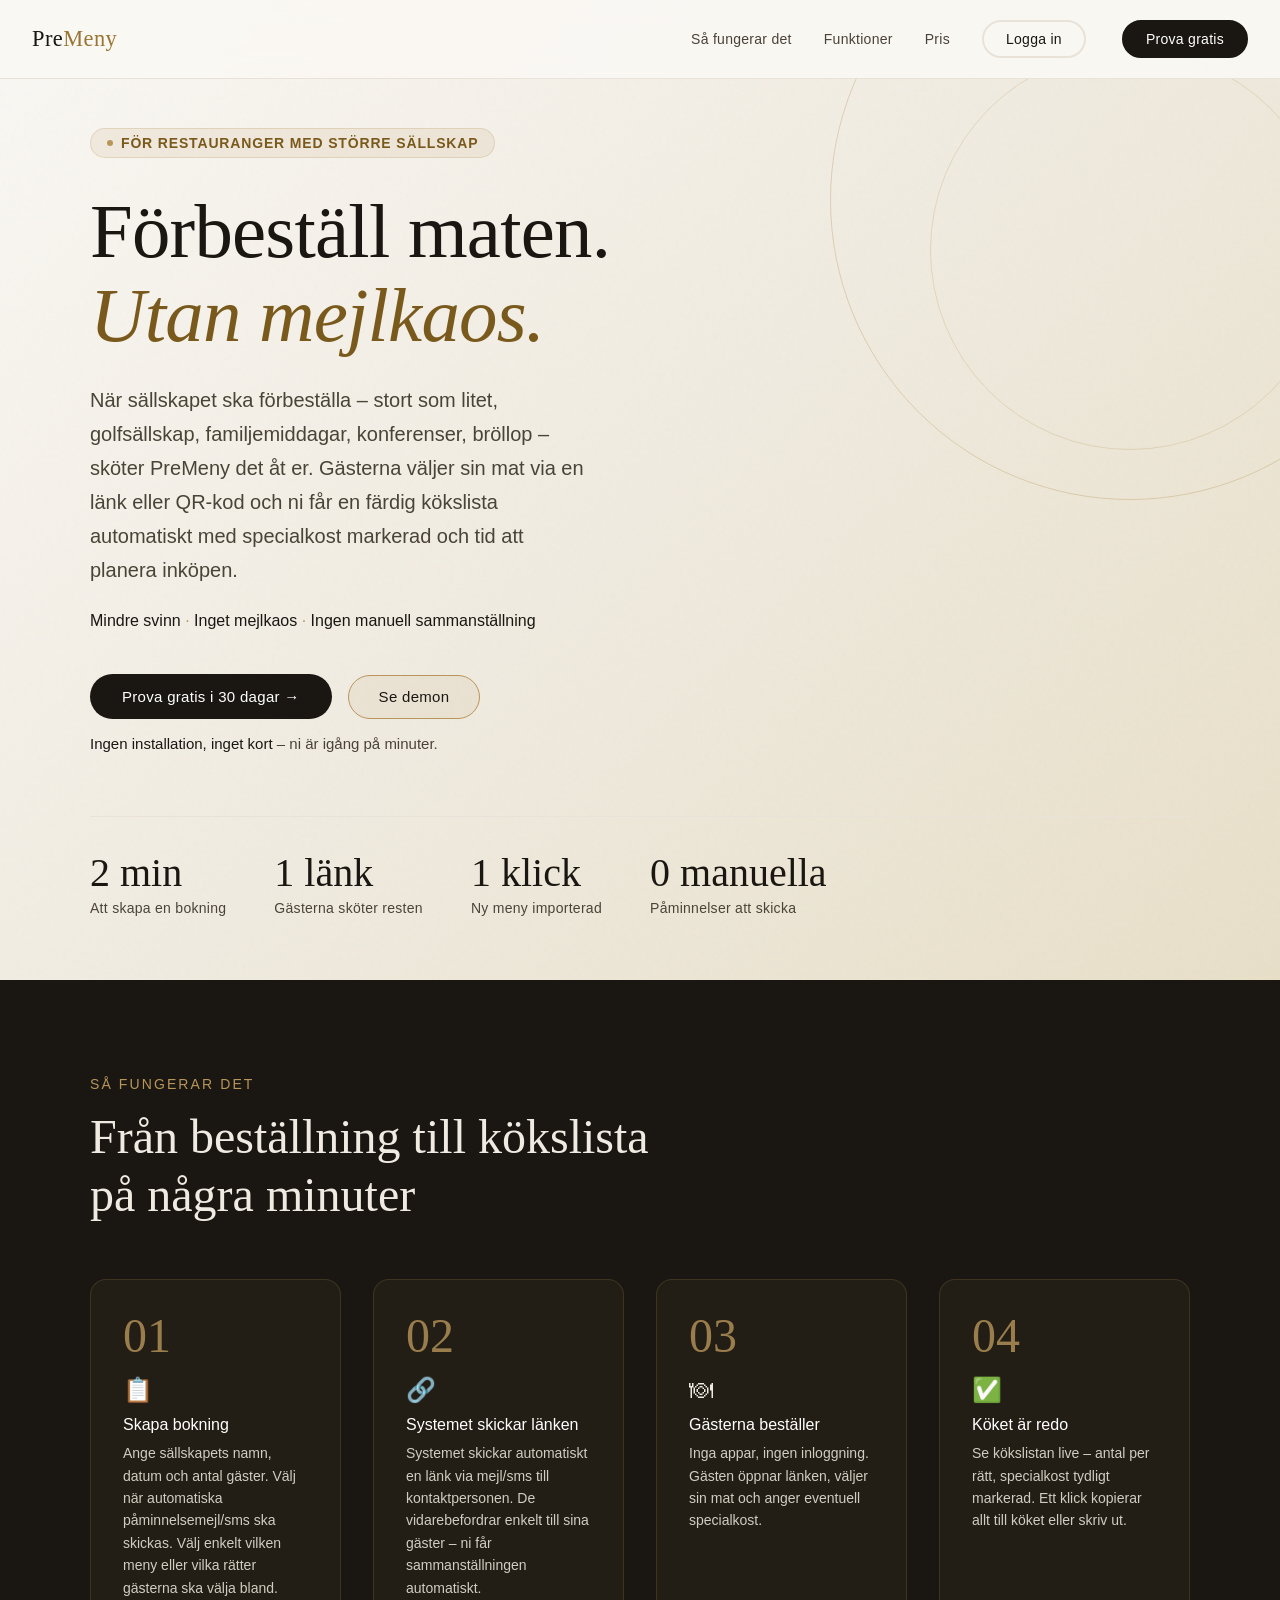
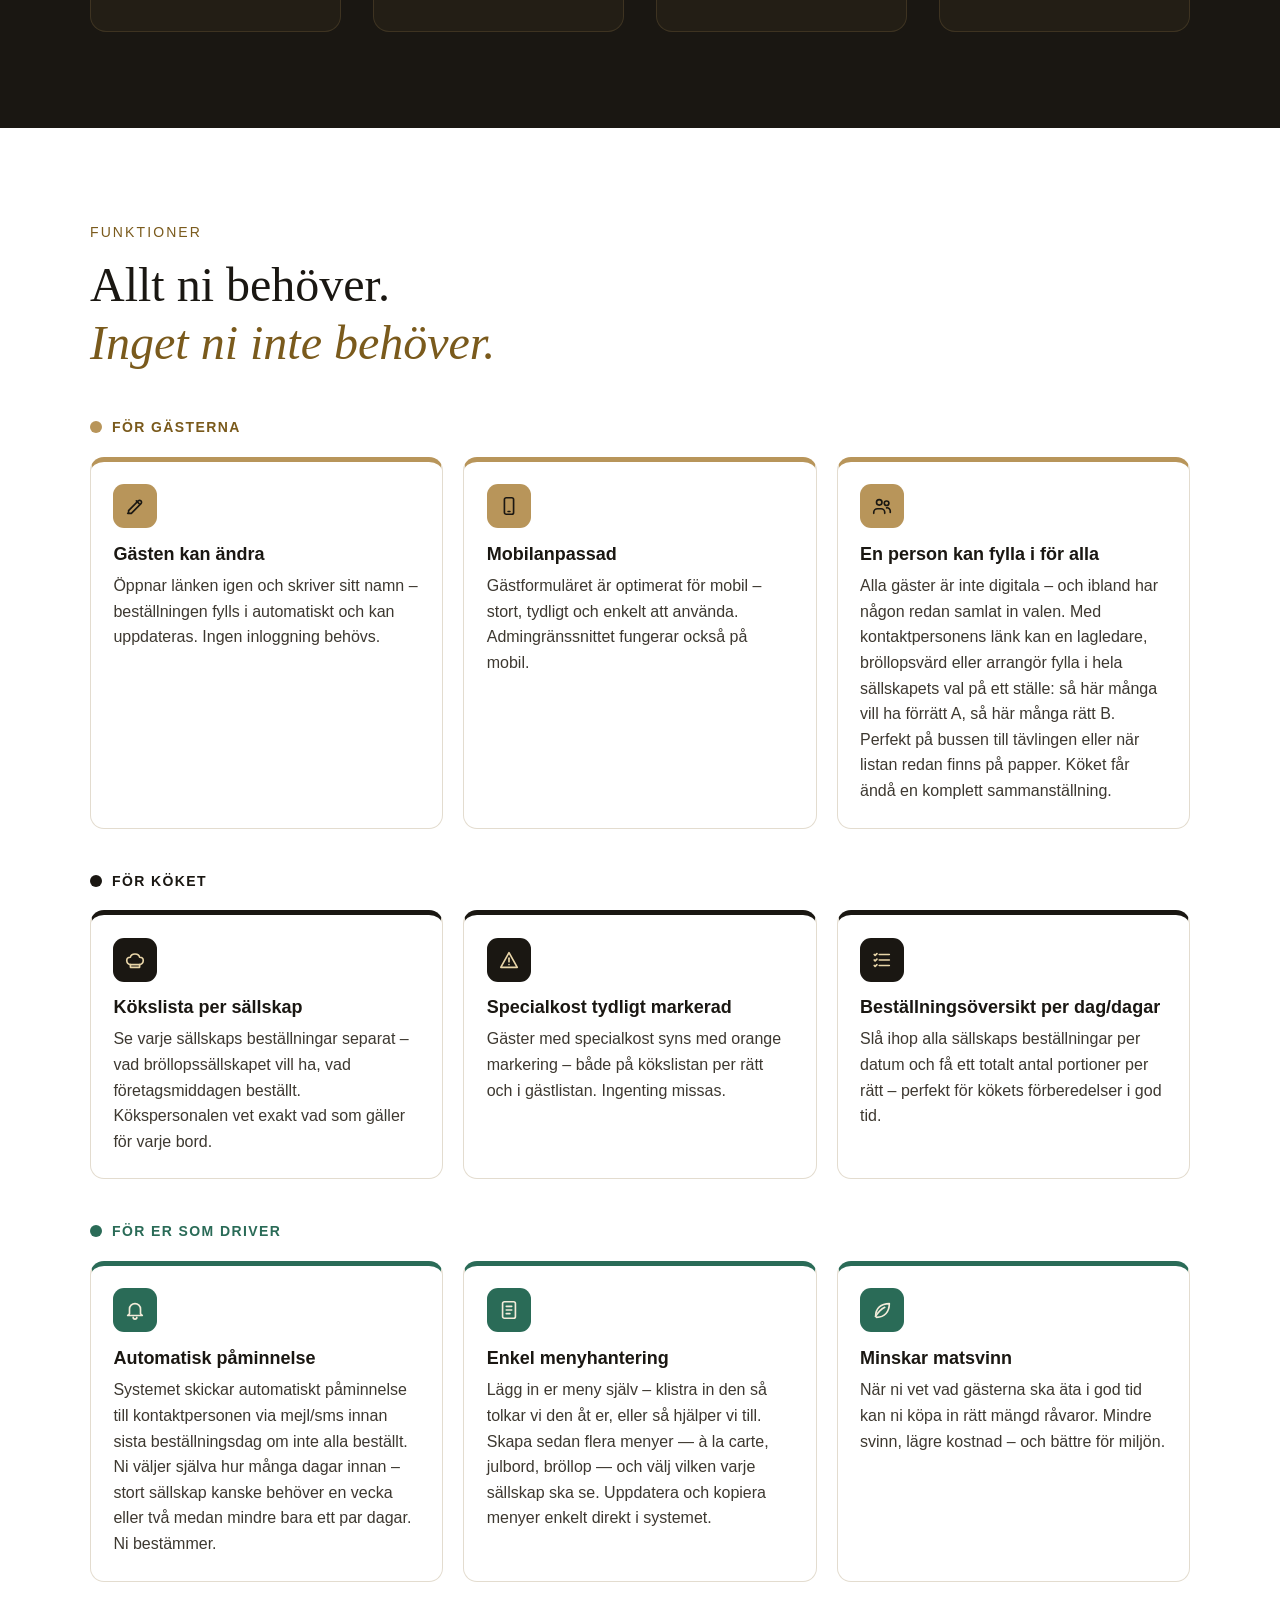
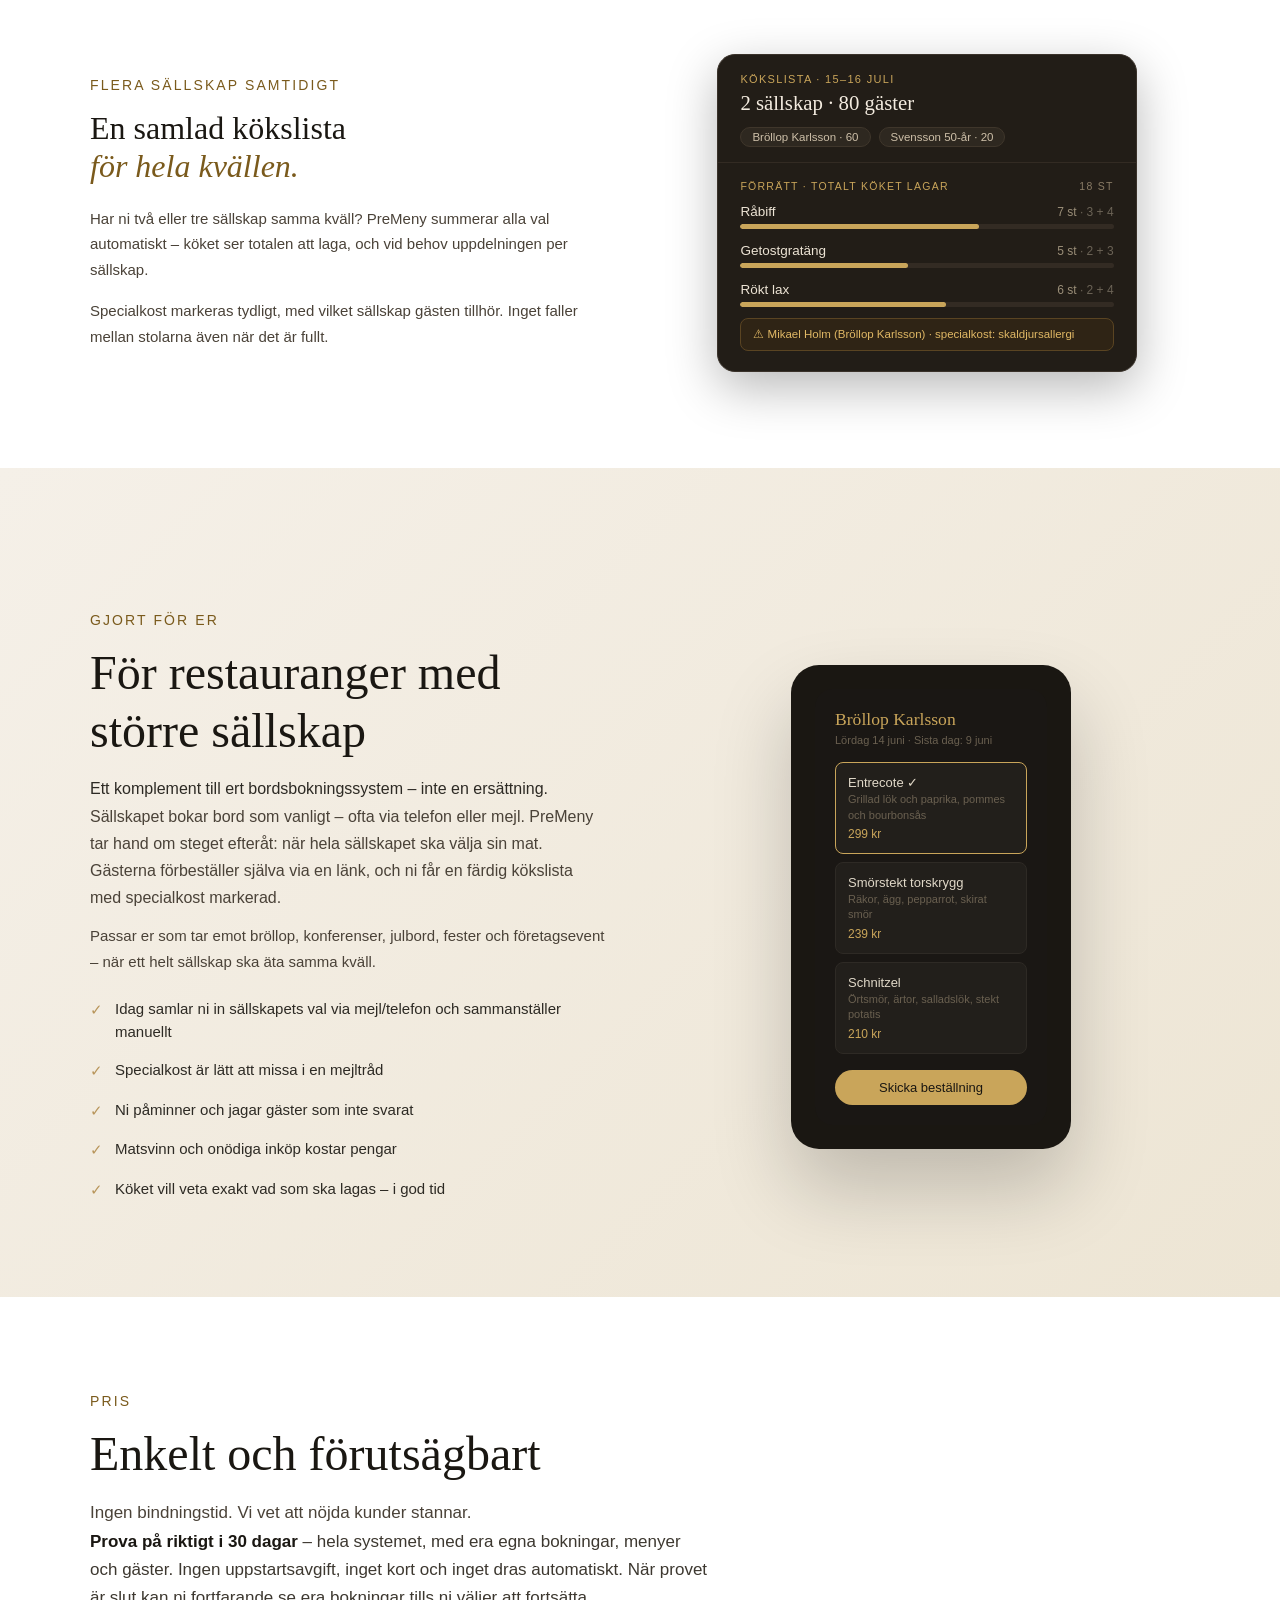
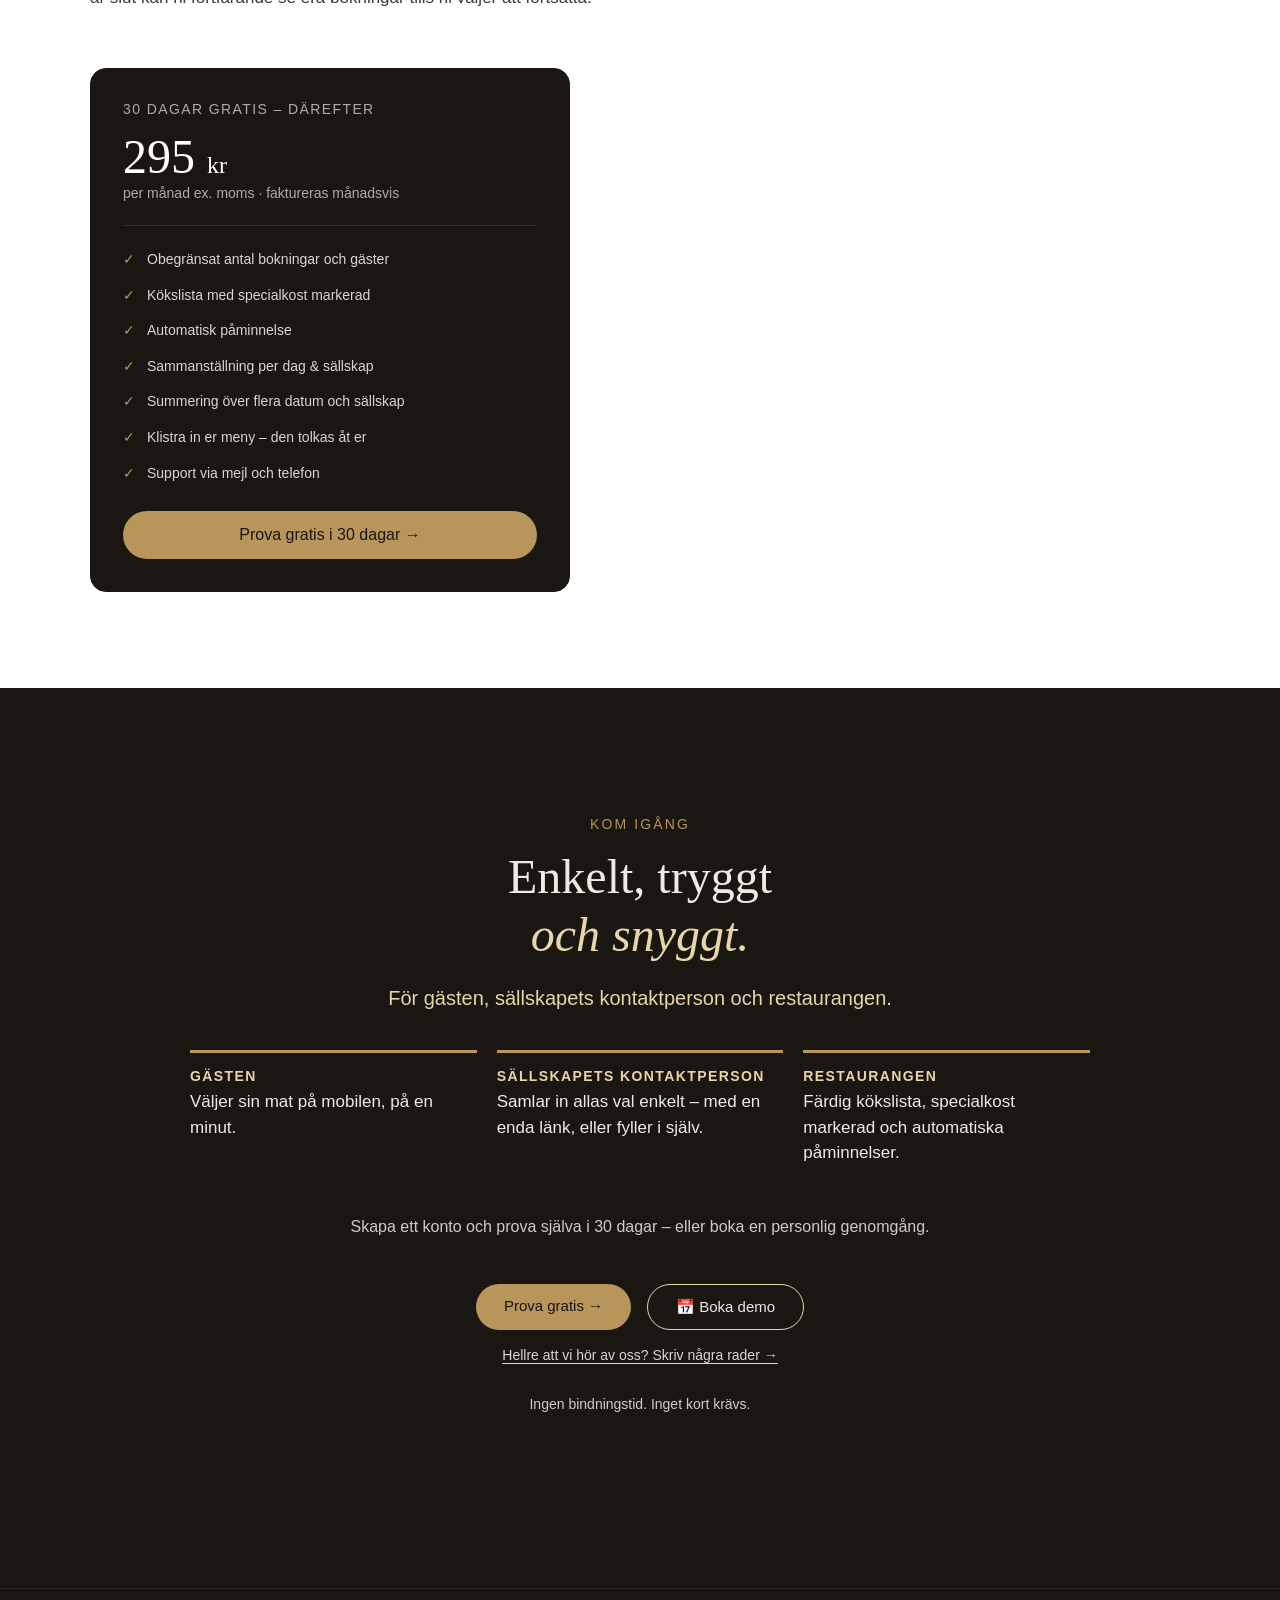
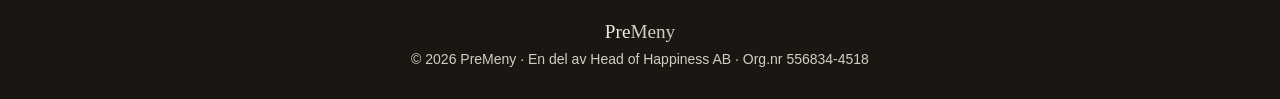
<file: index.html>
<!DOCTYPE html>
<html lang="sv">
<head>
<link rel="icon" type="image/png" href="PM_logo.png">
<meta charset="UTF-8">
<meta http-equiv="Content-Security-Policy" content="default-src 'self'; script-src 'self' 'unsafe-inline'; style-src 'self' 'unsafe-inline' https://fonts.googleapis.com; font-src 'self' https://fonts.gstatic.com data:; img-src 'self' data: https:; connect-src 'self' https://formspree.io; form-action 'self' https://formspree.io; frame-src 'none'; object-src 'none'; base-uri 'self'">
<meta name="viewport" content="width=device-width, initial-scale=1.0">
<link rel="icon" type="image/svg+xml" href="[data-uri]">
<title>PreMeny – Förbeställning för sällskap</title>
<link rel="canonical" href="https://premeny.se/">
<meta name="pm-build" content="2026-06-04h">
<meta name="description" content="PreMeny låter restauranger ta emot förbeställningar från sällskap – gästerna väljer sin mat i förväg och köket får en färdig sammanställning.">
<!-- Länkförhandsvisning (WhatsApp, Facebook, iMessage m.fl.) -->
<meta property="og:type" content="website">
<meta property="og:site_name" content="PreMeny">
<meta property="og:title" content="PreMeny – Förbeställning för sällskap">
<meta property="og:description" content="Låt era gäster välja maten i förväg. Köket får en färdig kökslista – inga missförstånd, mindre svinn.">
<meta property="og:image" content="https://premeny.se/og-start.png">
<meta property="og:url" content="https://premeny.se/">
<meta name="twitter:card" content="summary_large_image">
<meta name="twitter:title" content="PreMeny – Förbeställning för sällskap">
<meta name="twitter:description" content="Låt era gäster välja maten i förväg. Köket får en färdig kökslista – inga missförstånd, mindre svinn.">
<meta name="twitter:image" content="https://premeny.se/og-start.png">
<link href="https://fonts.googleapis.com/css2?family=Playfair+Display:ital,wght@0,400;0,700;1,400&family=Outfit:wght@300;400;500&display=swap" rel="stylesheet">
<style>
:root{
  --bg:#faf8f4;
  --dark:#1a1712;
  --text:#2d2a24;
  --muted:#8a8070;
  --gold:#b8955a;
  --gold-light:#d4b07a;
  --surface:#ffffff;
  --border:#e8e2d8;
  --accent:#1a1712;
}
*{box-sizing:border-box;margin:0;padding:0}
html{scroll-behavior:smooth}
body{background:var(--bg);color:var(--text);font-family:"Outfit",sans-serif;font-weight:300;overflow-x:hidden}

/* ── NAV ── */
nav{position:fixed;top:0;left:0;right:0;z-index:100;padding:1.25rem 2rem;display:flex;justify-content:space-between;align-items:center;background:rgba(250,248,244,.92);backdrop-filter:blur(12px);border-bottom:1px solid var(--border)}
.nav-logo{font-family:"Playfair Display",serif;font-size:1.4rem;letter-spacing:.02em;color:var(--dark)}
.nav-logo span{color:var(--gold)}
.nav-links{display:flex;gap:2rem;align-items:center}
.nav-links a{font-size:14px;color:var(--muted);text-decoration:none;letter-spacing:.02em;transition:color .2s}
.nav-links a:hover{color:var(--dark)}
.btn-nav{padding:9px 22px;border-radius:100px;font-family:"Outfit",sans-serif;font-size:13px;font-weight:500;text-decoration:none;transition:all .2s;letter-spacing:.02em}
.btn-book{background:var(--dark);color:#fff !important;border:2px solid var(--dark);font-weight:500}
.btn-book:hover{background:var(--gold);border-color:var(--gold);color:#fff !important}

/* ── HERO ── */
.hero{min-height:100vh;display:flex;flex-direction:column;justify-content:center;padding:8rem 2rem 4rem;position:relative;overflow:hidden}
.hero-bg{position:absolute;inset:0;background:linear-gradient(135deg,#faf8f4 0%,#f0ebe0 50%,#e8dfc8 100%);z-index:0}
.hero-grain{position:absolute;inset:0;opacity:.04;background-image:url("data:image/svg+xml,%3Csvg viewBox='0 0 256 256' xmlns='http://www.w3.org/2000/svg'%3E%3Cfilter id='noise'%3E%3CfeTurbulence type='fractalNoise' baseFrequency='.9' numOctaves='4' stitchTiles='stitch'/%3E%3C/filter%3E%3Crect width='100%25' height='100%25' filter='url(%23noise)'/%3E%3C/svg%3E");z-index:1}
.hero-circle{position:absolute;width:600px;height:600px;border-radius:50%;border:1.5px solid rgba(184,149,90,.35);top:-100px;right:-150px;z-index:1}
.hero-circle2{position:absolute;width:400px;height:400px;border-radius:50%;border:1.5px solid rgba(184,149,90,.25);top:50px;right:-50px;z-index:1}
.hero-circle3{position:absolute;width:200px;height:200px;border-radius:50%;border:1.5px solid rgba(184,149,90,.4);top:150px;right:50px;z-index:1}
.hero-inner{position:relative;z-index:2;max-width:1100px;margin:0 auto;width:100%}
.hero-tag{display:inline-flex;align-items:center;gap:8px;background:rgba(184,149,90,.12);border:1px solid rgba(184,149,90,.25);border-radius:100px;padding:6px 16px;font-size:12px;color:var(--gold);letter-spacing:.06em;font-weight:500;text-transform:uppercase;margin-bottom:2rem}
.hero-tag::before{content:"";width:6px;height:6px;border-radius:50%;background:var(--gold)}
h1{font-family:"Playfair Display",serif;font-size:clamp(2.8rem,6vw,5rem);font-weight:400;line-height:1.1;letter-spacing:-.01em;color:var(--dark);margin-bottom:1.5rem;max-width:700px}
h1 em{color:var(--gold)}
.hero-sub{font-size:clamp(16px,2vw,20px);color:#4a4438;line-height:1.7;max-width:500px;margin-bottom:3rem;font-weight:400}
.hero-cta{display:flex;gap:1rem;align-items:center;flex-wrap:wrap}
.btn-primary{background:var(--dark);color:#fff;padding:14px 32px;border-radius:100px;font-family:"Outfit",sans-serif;font-size:15px;font-weight:500;text-decoration:none;transition:all .25s;letter-spacing:.02em;display:inline-flex;align-items:center;gap:8px}
.btn-primary:hover{background:var(--gold);transform:translateY(-1px)}
.btn-ghost{background:rgba(184,149,90,.1);color:var(--dark);border:1.5px solid var(--gold);padding:12.5px 30px;border-radius:100px;font-family:"Outfit",sans-serif;font-size:15px;font-weight:500;text-decoration:none;transition:all .25s;letter-spacing:.02em;display:inline-flex;align-items:center;gap:8px}
.btn-ghost:hover{border-color:var(--gold);color:var(--gold)}
.btn-secondary{color:var(--muted);font-size:15px;text-decoration:none;display:inline-flex;align-items:center;gap:6px;transition:color .2s}
.btn-secondary:hover{color:var(--dark)}
.btn-secondary::after{content:"→";transition:transform .2s}
.btn-secondary:hover::after{transform:translateX(4px)}

.hero-stats{display:flex;gap:3rem;margin-top:4rem;padding-top:2rem;border-top:1px solid var(--border)}
.stat-num{font-family:"Playfair Display",serif;font-size:2.5rem;color:var(--dark);font-weight:400}
.stat-label{font-size:14px;color:#4a4438;margin-top:4px;letter-spacing:.02em;font-weight:400}

/* ── SECTION BASE ── */
section{padding:6rem 2rem}
.container{max-width:1100px;margin:0 auto}
.section-tag{font-size:11px;font-weight:500;letter-spacing:.15em;text-transform:uppercase;color:var(--gold);margin-bottom:1rem}
h2{font-family:"Playfair Display",serif;font-size:clamp(2rem,4vw,3rem);font-weight:400;line-height:1.2;color:var(--dark);margin-bottom:1rem}
.section-sub{font-size:17px;color:var(--muted);line-height:1.7;max-width:520px}

/* ── HOW IT WORKS ── */
.how{background:var(--dark);color:#f0ebe2}
.how h2{color:#f0ebe2}
.how .section-tag{color:var(--gold)}
.how .section-sub{color:rgba(240,235,226,.85)}
.steps{display:grid;grid-template-columns:repeat(auto-fit,minmax(220px,1fr));gap:2rem;margin-top:3.5rem}
.step{position:relative;padding:2rem;background:rgba(184,149,90,.06);border:1px solid rgba(184,149,90,.18);border-radius:16px;transition:all .3s}
.step:hover{background:rgba(184,149,90,.12);border-color:rgba(184,149,90,.35);transform:translateY(-2px)}
.step-num{font-family:"Playfair Display",serif;font-size:3rem;color:rgba(184,149,90,.8);font-weight:400;line-height:1;margin-bottom:1rem}
.step-title{font-size:16px;font-weight:500;color:#ffffff;margin-bottom:.5rem}
.step-desc{font-size:14px;color:rgba(240,235,226,.85);line-height:1.6}
.step-icon{font-size:1.5rem;margin-bottom:.75rem}

/* ── FEATURES ── */
.features{background:var(--surface)}
.features-grid{display:grid;grid-template-columns:repeat(auto-fit,minmax(280px,1fr));gap:1.5rem;margin-top:3.5rem}
.feature-card{padding:1.75rem;background:var(--bg);border:1px solid var(--border);border-radius:14px;transition:all .25s;position:relative;overflow:hidden}
.feature-card::before{content:"";position:absolute;top:0;left:0;right:0;height:2px;background:linear-gradient(90deg,transparent,var(--gold),transparent);opacity:0;transition:opacity .25s}
.feature-card:hover{border-color:rgba(184,149,90,.3);transform:translateY(-2px)}
.feature-card:hover::before{opacity:1}
.feature-icon{font-size:1.75rem;margin-bottom:1rem}
.feature-title{font-size:17px;font-weight:500;color:var(--dark);margin-bottom:.5rem}
.feature-desc{font-size:14px;color:var(--muted);line-height:1.6}
.fgroups{display:flex;flex-direction:column;gap:2.75rem;margin-top:3rem}
.fgroup{display:grid;grid-template-columns:repeat(3,minmax(0,1fr));gap:1.25rem;align-items:stretch}
.fgroup-label{grid-column:1/-1;display:flex;align-items:center;gap:10px;font-size:13px;font-weight:600;letter-spacing:.1em;text-transform:uppercase;margin-bottom:.1rem}
.fdot{width:12px;height:12px;border-radius:50%;background:var(--fc)}
.fcard{background:#fff;border:1px solid #e3dccf;border-top:5px solid var(--fc);border-radius:14px;padding:1.4rem 1.4rem 1.5rem}
.ficon{width:44px;height:44px;border-radius:11px;background:var(--fc);color:var(--fon);display:flex;align-items:center;justify-content:center;margin-bottom:.9rem}
.ftitle{font-size:18px;font-weight:600;color:#1a1712;margin-bottom:.45rem;line-height:1.3}
.fdesc{font-size:16px;color:#3d3830;line-height:1.6}
.g-gast{--fc:#B8955A;--fon:#1a1712}.g-gast .fgroup-label{color:#7a5a1c}
.g-kok{--fc:#1a1712;--fon:#E8D5A8}.g-kok .fgroup-label{color:#1a1712}
.g-drift{--fc:#2A6B57;--fon:#F2EBD9}.g-drift .fgroup-label{color:#2A6B57}
@media(max-width:900px){.fgroup{grid-template-columns:1fr}.fgroups{gap:2.25rem}}

/* ── FOR WHO ── */
.for-who{background:linear-gradient(135deg,#f5f0e8,#ede5d4)}
.for-who-grid{display:grid;grid-template-columns:1fr 1fr;gap:4rem;align-items:center;margin-top:3rem}
.for-who-list{list-style:none;display:flex;flex-direction:column;gap:1rem;margin-top:1.5rem}
.for-who-list li{display:flex;align-items:flex-start;gap:.75rem;font-size:15px;color:#2d2a24;line-height:1.5;font-weight:400}
.for-who-list li::before{content:"✓";color:var(--gold);font-weight:500;flex-shrink:0;margin-top:1px}
.phone-mockup{background:var(--dark);border-radius:28px;padding:1.5rem;box-shadow:0 40px 80px rgba(0,0,0,.2);max-width:280px;margin:0 auto}
.phone-screen{background:#1a1714;border-radius:18px;padding:1.25rem;font-size:13px;color:#e0d8c8}
.phone-header{font-family:"Playfair Display",serif;font-size:1.1rem;color:#c9a55a;margin-bottom:.25rem}
.phone-sub{font-size:11px;color:#6a6050;margin-bottom:1rem}
.phone-item{background:#221f1b;border:1px solid #2e2a25;border-radius:8px;padding:.75rem;margin-bottom:.5rem}
.phone-item-name{font-weight:500;font-size:13px;color:#e0d8c8;margin-bottom:2px}
.phone-item-desc{font-size:11px;color:#6a6050;line-height:1.4}
.phone-item-price{font-size:12px;color:#c9a55a;margin-top:4px}
.phone-item.selected{border-color:#c9a55a}
.phone-btn{background:#c9a55a;color:#1a1712;border-radius:100px;padding:10px;text-align:center;font-size:13px;font-weight:500;margin-top:1rem}

/* ── PRICING ── */
.pricing{background:var(--surface)}
.pricing-grid{display:grid;grid-template-columns:repeat(auto-fit,minmax(280px,1fr));gap:1.5rem;margin-top:3.5rem;max-width:800px}
.price-card{border:1px solid var(--border);border-radius:16px;padding:2rem;transition:all .25s}
.price-card:hover{border-color:var(--gold);transform:translateY(-2px)}
.price-card.featured{background:var(--dark);border-color:var(--dark);color:#f0ebe2}
.price-label{font-size:11px;font-weight:500;letter-spacing:.1em;text-transform:uppercase;color:var(--muted);margin-bottom:1rem}
.price-card.featured .price-label{color:rgba(240,235,226,.7)}
.price-amount{font-family:"Playfair Display",serif;font-size:3rem;font-weight:400;color:var(--dark);line-height:1}
.price-card.featured .price-amount{color:#ffffff}
.price-per{font-size:14px;color:var(--muted);margin-top:4px}
.price-card.featured .price-per{color:rgba(240,235,226,.7)}
.price-divider{height:1px;background:var(--border);margin:1.5rem 0}
.price-card.featured .price-divider{background:rgba(255,255,255,.1)}
.price-list{list-style:none;display:flex;flex-direction:column;gap:1rem}
.price-list li{display:flex;align-items:flex-start;gap:.75rem;font-size:14px;color:var(--muted);line-height:1.4}
.price-card.featured .price-list li{color:rgba(240,235,226,.9)}
.price-list li::before{content:"✓";color:var(--gold);flex-shrink:0;font-weight:500}
.price-note{font-size:13px;color:var(--muted);margin-top:1.5rem;line-height:1.6}
.price-card.featured .price-note{color:rgba(240,235,226,.4)}

/* ── CTA ── */
.cta-section{background:var(--dark);text-align:center;padding:8rem 2rem}
.cta-section h2{color:#f0ebe2;max-width:600px;margin:1rem auto 1.5rem}
.cta-section .section-tag{color:var(--gold)}
.cta-section p{color:rgba(240,235,226,.85);font-size:16px;margin-bottom:3rem}
.cta-form{display:flex;gap:1rem;justify-content:center;flex-wrap:wrap;max-width:480px;margin:0 auto}
.cta-input{flex:1;min-width:220px;background:rgba(255,255,255,.12);border:1px solid rgba(255,255,255,.25);border-radius:100px;padding:13px 20px;font-family:"Outfit",sans-serif;font-size:15px;color:#f0ebe2;outline:none;transition:border-color .2s}
.cta-input::placeholder{color:rgba(240,235,226,.55)}
.cta-input:focus{border-color:var(--gold)}
.btn-cta{background:var(--gold);color:#1a1712;padding:13px 28px;border-radius:100px;font-family:"Outfit",sans-serif;font-size:15px;font-weight:500;border:none;cursor:pointer;transition:all .2s;white-space:nowrap}
.btn-cta:hover{background:var(--gold-light)}
.cta-confirm{display:none;color:#6dbf94;font-size:15px;margin-top:1rem}

/* ── FOOTER ── */
footer{background:var(--dark);border-top:1px solid rgba(255,255,255,.06);padding:2rem;text-align:center}
.footer-logo{font-family:"Playfair Display",serif;font-size:1.2rem;color:#f0ebe2;margin-bottom:.5rem}
.footer-logo span{color:var(--gold)}
footer p{font-size:13px;color:rgba(240,235,226,.3)}

/* ── ANIMATIONS ── */
@keyframes fadeUp{from{opacity:0;transform:translateY(24px)}to{opacity:1;transform:translateY(0)}}
.fade-up{opacity:0;animation:fadeUp .7s ease forwards}
.fade-up:nth-child(1){animation-delay:.1s}
.fade-up:nth-child(2){animation-delay:.2s}
.fade-up:nth-child(3){animation-delay:.3s}
.fade-up:nth-child(4){animation-delay:.4s}
.fade-up:nth-child(5){animation-delay:.5s}

/* ── HAMBURGER ── */
.hamburger{display:none;flex-direction:column;gap:5px;cursor:pointer;padding:4px;background:none;border:none}
.hamburger span{width:22px;height:2px;background:var(--dark);border-radius:2px;transition:all .3s;display:block}
.hamburger.open span:nth-child(1){transform:rotate(45deg) translate(5px,5px)}
.hamburger.open span:nth-child(2){opacity:0}
.hamburger.open span:nth-child(3){transform:rotate(-45deg) translate(5px,-5px)}
.mobile-menu{display:none;position:fixed;top:0;left:0;right:0;bottom:0;background:var(--bg);z-index:99;flex-direction:column;align-items:center;justify-content:center;gap:2rem}
.mobile-menu.open{display:flex}
.mobile-menu a{font-family:"Playfair Display",serif;font-size:1.75rem;color:var(--dark);text-decoration:none;font-weight:400}
.mobile-menu a:hover{color:var(--gold)}
.mobile-menu .btn-nav{font-family:"Outfit",sans-serif;font-size:16px;padding:14px 32px;margin-top:.5rem}

/* ── MOBILE ── */
@media(max-width:768px){
  nav{padding:1rem 1.25rem}
  .nav-links{display:none}
  .hamburger{display:flex}

  .hero{padding:6rem 1.25rem 3rem;min-height:auto}
  .hero-circle,.hero-circle2{display:none}
  h1{font-size:2.4rem}
  .hero-sub{font-size:17px}
  .hero-stats{display:grid;grid-template-columns:1fr 1fr;gap:1.5rem 2rem;margin-top:2.5rem}
  .stat-num{font-size:1.75rem}

  section{padding:3.5rem 1.25rem}
  h2{font-size:2rem}

  .steps{grid-template-columns:1fr}
  .step{padding:1.5rem}

  .features-grid{grid-template-columns:1fr}
  .feature-card{padding:1.25rem}

  .for-who-grid{grid-template-columns:1fr;gap:2rem}
  .phone-mockup{display:none}

  .pricing-grid{grid-template-columns:1fr;max-width:100%}
  .price-card{padding:1.5rem}
  .price-amount{font-size:2.5rem}

  .cta-form{flex-direction:column}
  .cta-input{min-width:unset;width:100%}
  .btn-cta{width:100%;text-align:center;justify-content:center}

  .hero-tag{font-size:11px;padding:5px 13px}
  .btn-primary{width:100%;justify-content:center;padding:15px}
  .hero-cta{flex-direction:column}
}

@media(max-width:600px){
  /* Footer: visa Org.nr på egen rad */
  footer .org-sep{display:none}
  footer .org-nr{display:block}

  /* Base text size for comfortable reading */
  body{font-size:17px}

  /* Heading hierarchy on mobile */
  h1{font-size:42px}
  h2{font-size:32px}
  h3{font-size:28px}
  .section-tag{font-size:11px;letter-spacing:.15em;color:var(--gold)}

  /* Keep body and list text readable */
  .hero-sub, .section-sub, .step-desc, .feature-desc, .for-who-list li, .price-list li, .phone-item-name, .phone-item-desc, .phone-item-price, .cta-section p, .footer p, .stat-label{font-size:17px}
  .for-who-list li{font-size:17px}
  .price-list li{font-size:17px}

  /* Buttons and touch targets */
  .btn-primary, .btn-secondary, .btn-nav, .btn-cta{font-size:17px;min-height:50px;padding:15px 24px}
  .phone-btn{font-size:17px;min-height:50px;padding:14px 20px}

  .hero-tag{font-size:12px;padding:7px 14px}
  .hero{padding:5rem 1rem 2rem}
  section{padding:3rem 1rem}
  .hero-stats{gap:1rem}
  .stat-num{font-size:2rem}
}

/* ── Tydlighet (samma mål som verktyget): kraftigare text, mörkare grå, läsbart guld, inga mikroskopiska texter ── */
:root{--muted:#4a4238;--gold-ink:#7a5a1c;--wordmark-gold:#9a7433}
body{font-weight:400}
p,li,.step-desc,.feature-desc,.fdesc,.price-per,.section-sub,.hero-sub{font-weight:400}
.section-tag,.hero-tag,.price-label{font-size:14px;color:var(--gold-ink)}
.fgroup-label{font-size:14px}
em{color:var(--gold-ink)!important}
.nav-logo span,.logo span,.footer-logo span{color:var(--wordmark-gold)}
.hero-tag{font-weight:600}
a{text-underline-offset:3px}

/* Mörka ytor (CTA, prisrutan, sidfot): ljus guld och ljus text, inte den mörka guldtonen */
.cta-section em,.price-card.featured em,footer em{color:#E8D5A8!important}
.cta-section [style*="rgba(240,235,226"],footer [style*="rgba(240,235,226"],footer p,footer .org-nr,footer span{color:rgba(240,235,226,.86)!important}
.cta-section [style*="font-size:13px"],footer p,footer .org-nr{font-size:14px!important}
.cta-section a[style*="underline"]{color:rgba(240,235,226,.9)!important}

/* CTA: tydlig punch med vad det betyder för var och en */
.cta-section h2{max-width:760px}
.cta-section p.cta-sub{font-size:20px;color:#E8D5A8;margin:0 auto 2.5rem}
.cta-punch{display:grid;grid-template-columns:repeat(3,minmax(0,1fr));gap:1.25rem;max-width:900px;margin:0 auto 3.25rem;text-align:left}
.cta-p{border-top:3px solid #B8955A;padding-top:.9rem}
.cta-p-who{font-size:14px;font-weight:600;letter-spacing:.1em;text-transform:uppercase;color:#E8D5A8;margin-bottom:.35rem}
.cta-p-what{font-size:17px;line-height:1.5;color:#f0ebe2}
@media(max-width:760px){.cta-punch{grid-template-columns:1fr;gap:1.1rem}.cta-section p.cta-sub{font-size:18px}}
</style>
</head>
<body>

<nav>
  <div class="nav-logo">Pre<span>Meny</span></div>
  <div class="nav-links">
    <a href="#how">Så fungerar det</a>
    <a href="#features">Funktioner</a>
    <a href="#pricing">Pris</a>
    <a href="https://premeny.se/admin.html" class="btn-nav" style="background:transparent;border:2px solid var(--border);color:var(--dark);font-weight:500;margin-right:4px">Logga in</a>
    <a href="https://premeny.se/registrera.html" class="btn-nav btn-book">Prova gratis</a>
</div>
  <button class="hamburger" id="hamburger" onclick="toggleMenu()" aria-label="Meny">
    <span></span><span></span><span></span>
  </button>
</nav>

<div class="mobile-menu" id="mobileMenu">
  <a href="#how" onclick="toggleMenu()">Så fungerar det</a>
  <a href="#features" onclick="toggleMenu()">Funktioner</a>
  <a href="#pricing" onclick="toggleMenu()">Pris</a>
  <a href="https://premeny.se/admin.html" onclick="toggleMenu()">Logga in</a>
  <a href="https://premeny.se/admin_demo.html" onclick="toggleMenu()">Se demo</a>
  <a href="https://cal.com/lisa-jonsson-lbe4ex/demomote-med-lisa-premeny" target="_blank" onclick="toggleMenu()">Boka demo</a>
  <a href="https://premeny.se/registrera.html" class="btn-nav btn-book">Prova gratis</a>
</div>

</nav>

<!-- HERO -->
<section class="hero" id="hero">
  <div class="hero-bg"></div>
  <div class="hero-grain"></div>
  <div class="hero-circle"></div>
  <div class="hero-circle2"></div>
  <div class="hero-inner">
    <div class="hero-tag fade-up">För restauranger med större sällskap</div>
    <h1 class="fade-up">Förbeställ maten.<br><em>Utan mejlkaos.</em></h1>
    <p class="hero-sub fade-up" style="margin-bottom:1.25rem">När sällskapet ska förbeställa – stort som litet, golfsällskap, familjemiddagar, konferenser, bröllop – sköter PreMeny det åt er. Gästerna väljer sin mat via en länk eller QR-kod och ni får en färdig kökslista automatiskt med specialkost markerad och tid att planera inköpen.</p>
    <p class="fade-up" style="font-size:16px;color:var(--dark);font-weight:500;line-height:1.7;margin-bottom:2.5rem;max-width:500px">Mindre svinn <span style="color:var(--gold)">·</span> Inget mejlkaos <span style="color:var(--gold)">·</span> Ingen manuell sammanställning</p>
    <div class="hero-cta fade-up">
      <a href="https://premeny.se/registrera.html" class="btn-primary">Prova gratis i 30 dagar →</a>
      <a href="https://premeny.se/admin_demo.html" class="btn-ghost">Se demon</a>
    </div>
    <p class="fade-up" style="font-size:15px;color:var(--dark);font-weight:500;margin-top:1rem">Ingen installation, inget kort <span style="color:var(--muted);font-weight:400">– ni är igång på minuter.</span></p>
    <div class="hero-stats fade-up">
      <div>
        <div class="stat-num">2 min</div>
        <div class="stat-label">Att skapa en bokning</div>
      </div>
      <div>
        <div class="stat-num">1 länk</div>
        <div class="stat-label">Gästerna sköter resten</div>
      </div>
      <div>
        <div class="stat-num">1 klick</div>
        <div class="stat-label">Ny meny importerad</div>
      </div>
      <div>
        <div class="stat-num">0 manuella</div>
        <div class="stat-label">Påminnelser att skicka</div>
      </div>
    </div>
  </div>
</section>

<!-- HOW IT WORKS -->
<section class="how" id="how">
  <div class="container">
    <div class="section-tag">Så fungerar det</div>
    <h2>Från beställning till kökslista<br>på några minuter</h2>
    <div class="steps">
      <div class="step">
        <div class="step-num">01</div>
        <div class="step-icon">📋</div>
        <div class="step-title">Skapa bokning</div>
        <div class="step-desc">Ange sällskapets namn, datum och antal gäster. Välj när automatiska påminnelsemejl/sms ska skickas. Välj enkelt vilken meny eller vilka rätter gästerna ska välja bland.</div>
      </div>
      <div class="step">
        <div class="step-num">02</div>
        <div class="step-icon">🔗</div>
        <div class="step-title">Systemet skickar länken</div>
        <div class="step-desc">Systemet skickar automatiskt en länk via mejl/sms till kontaktpersonen. De vidarebefordrar enkelt till sina gäster – ni får sammanställningen automatiskt.</div>
      </div>
      <div class="step">
        <div class="step-num">03</div>
        <div class="step-icon">🍽</div>
        <div class="step-title">Gästerna beställer</div>
        <div class="step-desc">Inga appar, ingen inloggning. Gästen öppnar länken, väljer sin mat och anger eventuell specialkost.</div>
      </div>
      <div class="step">
        <div class="step-num">04</div>
        <div class="step-icon">✅</div>
        <div class="step-title">Köket är redo</div>
        <div class="step-desc">Se kökslistan live – antal per rätt, specialkost tydligt markerad. Ett klick kopierar allt till köket eller skriv ut.</div>
      </div>
    </div>
  </div>
</section>

<!-- FEATURES -->
<section class="features" id="features">
  <div class="container">
    <div class="section-tag">Funktioner</div>
    <h2>Allt ni behöver.<br><em style="color:var(--gold);font-style:italic">Inget ni inte behöver.</em></h2>
    <div class="fgroups">
      <div class="fgroup g-gast">
        <div class="fgroup-label"><span class="fdot"></span>För gästerna</div>
        <div class="fcard">
          <div class="ficon"><svg viewBox="0 0 24 24" width="22" height="22" fill="none" stroke="currentColor" stroke-width="1.8" stroke-linecap="round" stroke-linejoin="round" aria-hidden="true"><path d="M4 20h4L18.5 9.5a2.1 2.1 0 0 0-3-3L5 17v3z"/><path d="M13.5 6.5l3 3"/></svg></div>
          <div class="ftitle">Gästen kan ändra</div>
          <div class="fdesc">Öppnar länken igen och skriver sitt namn – beställningen fylls i automatiskt och kan uppdateras. Ingen inloggning behövs.</div>
        </div>
        <div class="fcard">
          <div class="ficon"><svg viewBox="0 0 24 24" width="22" height="22" fill="none" stroke="currentColor" stroke-width="1.8" stroke-linecap="round" stroke-linejoin="round" aria-hidden="true"><rect x="7" y="3" width="10" height="18" rx="2"/><path d="M11 18h2"/></svg></div>
          <div class="ftitle">Mobilanpassad</div>
          <div class="fdesc">Gästformuläret är optimerat för mobil – stort, tydligt och enkelt att använda. Admingränssnittet fungerar också på mobil.</div>
        </div>
        <div class="fcard">
          <div class="ficon"><svg viewBox="0 0 24 24" width="22" height="22" fill="none" stroke="currentColor" stroke-width="1.8" stroke-linecap="round" stroke-linejoin="round" aria-hidden="true"><circle cx="9" cy="8" r="3"/><path d="M3 20v-1a4 4 0 0 1 4-4h4a4 4 0 0 1 4 4v1"/><circle cx="17" cy="9" r="2.5"/><path d="M17 14a3.5 3.5 0 0 1 4 3.5V19"/></svg></div>
          <div class="ftitle">En person kan fylla i för alla</div>
          <div class="fdesc">Alla gäster är inte digitala – och ibland har någon redan samlat in valen. Med kontaktpersonens länk kan en lagledare, bröllopsvärd eller arrangör fylla i hela sällskapets val på ett ställe: så här många vill ha förrätt A, så här många rätt B. Perfekt på bussen till tävlingen eller när listan redan finns på papper. Köket får ändå en komplett sammanställning.</div>
        </div>
      </div>
      <div class="fgroup g-kok">
        <div class="fgroup-label"><span class="fdot"></span>För köket</div>
        <div class="fcard">
          <div class="ficon"><svg viewBox="0 0 24 24" width="22" height="22" fill="none" stroke="currentColor" stroke-width="1.8" stroke-linecap="round" stroke-linejoin="round" aria-hidden="true"><path d="M7 17h10v3H7z"/><path d="M7 17c-2.5-.5-4-2.5-4-4.5S4.7 9 7 9c.3-2 2-3.5 5-3.5s4.7 1.5 5 3.5c2.3 0 4 1.5 4 3.5S19.5 16.5 17 17"/></svg></div>
          <div class="ftitle">Kökslista per sällskap</div>
          <div class="fdesc">Se varje sällskaps beställningar separat – vad bröllopssällskapet vill ha, vad företagsmiddagen beställt. Kökspersonalen vet exakt vad som gäller för varje bord.</div>
        </div>
        <div class="fcard">
          <div class="ficon"><svg viewBox="0 0 24 24" width="22" height="22" fill="none" stroke="currentColor" stroke-width="1.8" stroke-linecap="round" stroke-linejoin="round" aria-hidden="true"><path d="M12 4l9 16H3z"/><path d="M12 10v4"/><path d="M12 17h.01"/></svg></div>
          <div class="ftitle">Specialkost tydligt markerad</div>
          <div class="fdesc">Gäster med specialkost syns med orange markering – både på kökslistan per rätt och i gästlistan. Ingenting missas.</div>
        </div>
        <div class="fcard">
          <div class="ficon"><svg viewBox="0 0 24 24" width="22" height="22" fill="none" stroke="currentColor" stroke-width="1.8" stroke-linecap="round" stroke-linejoin="round" aria-hidden="true"><path d="M9 6h11M9 12h11M9 18h11"/><path d="M3.5 6l1 1 2-2M3.5 12l1 1 2-2M3.5 18l1 1 2-2"/></svg></div>
          <div class="ftitle">Beställningsöversikt per dag/dagar</div>
          <div class="fdesc">Slå ihop alla sällskaps beställningar per datum och få ett totalt antal portioner per rätt – perfekt för kökets förberedelser i god tid.</div>
        </div>
      </div>
      <div class="fgroup g-drift">
        <div class="fgroup-label"><span class="fdot"></span>För er som driver</div>
        <div class="fcard">
          <div class="ficon"><svg viewBox="0 0 24 24" width="22" height="22" fill="none" stroke="currentColor" stroke-width="1.8" stroke-linecap="round" stroke-linejoin="round" aria-hidden="true"><path d="M18 16v-5a6 6 0 0 0-12 0v5l-2 2h16z"/><path d="M10 20a2 2 0 0 0 4 0"/></svg></div>
          <div class="ftitle">Automatisk påminnelse</div>
          <div class="fdesc">Systemet skickar automatiskt påminnelse till kontaktpersonen via mejl/sms innan sista beställningsdag om inte alla beställt. Ni väljer själva hur många dagar innan – stort sällskap kanske behöver en vecka eller två medan mindre bara ett par dagar. Ni bestämmer.</div>
        </div>
        <div class="fcard">
          <div class="ficon"><svg viewBox="0 0 24 24" width="22" height="22" fill="none" stroke="currentColor" stroke-width="1.8" stroke-linecap="round" stroke-linejoin="round" aria-hidden="true"><rect x="5" y="3" width="14" height="18" rx="2"/><path d="M9 8h6M9 12h6M9 16h4"/></svg></div>
          <div class="ftitle">Enkel menyhantering</div>
          <div class="fdesc">Lägg in er meny själv – klistra in den så tolkar vi den åt er, eller så hjälper vi till. Skapa sedan flera menyer — à la carte, julbord, bröllop — och välj vilken varje sällskap ska se. Uppdatera och kopiera menyer enkelt direkt i systemet.</div>
        </div>
        <div class="fcard">
          <div class="ficon"><svg viewBox="0 0 24 24" width="22" height="22" fill="none" stroke="currentColor" stroke-width="1.8" stroke-linecap="round" stroke-linejoin="round" aria-hidden="true"><path d="M5 19c0-9 6-14 15-14 0 9-5 15-14 15"/><path d="M5 19c3-5 6-8 10-10"/></svg></div>
          <div class="ftitle">Minskar matsvinn</div>
          <div class="fdesc">När ni vet vad gästerna ska äta i god tid kan ni köpa in rätt mängd råvaror. Mindre svinn, lägre kostnad – och bättre för miljön.</div>
        </div>
      </div>
    </div>

    <div style="display:flex;flex-wrap:wrap;align-items:center;gap:3rem;margin-top:4.5rem">
      <div style="flex:1;min-width:280px">
        <div class="section-tag" style="margin-bottom:1rem">Flera sällskap samtidigt</div>
        <h2 style="font-size:2rem;margin-bottom:1.25rem">En samlad kökslista<br><em style="color:var(--gold);font-style:italic">för hela kvällen.</em></h2>
        <p style="font-size:15px;color:var(--muted);line-height:1.7;margin-bottom:1rem">Har ni två eller tre sällskap samma kväll? PreMeny summerar alla val automatiskt – köket ser totalen att laga, och vid behov uppdelningen per sällskap.</p>
        <p style="font-size:15px;color:var(--muted);line-height:1.7">Specialkost markeras tydligt, med vilket sällskap gästen tillhör. Inget faller mellan stolarna även när det är fullt.</p>
      </div>
      <div style="flex:1;min-width:300px;display:flex;justify-content:center">
        <div style="max-width:420px;width:100%;background:#221d17;border:1px solid #3a322a;border-radius:18px;overflow:hidden;box-shadow:0 16px 50px rgba(0,0,0,.28)">
          <div style="padding:1.15rem 1.4rem .95rem;border-bottom:1px solid #332b23">
            <div style="font-size:11px;letter-spacing:.12em;text-transform:uppercase;color:#c9a55a;font-weight:500;margin-bottom:.4rem">Kökslista · 15–16 juli</div>
            <div style="font-family:'Playfair Display',Georgia,serif;font-size:1.3rem;color:#f4ece0;font-weight:500">2 sällskap · 80 gäster</div>
            <div style="display:flex;gap:8px;margin-top:.7rem;flex-wrap:wrap">
              <span style="font-size:11.5px;color:#cdbfa8;background:#2e2820;border:1px solid #3f362b;border-radius:100px;padding:3px 11px">Bröllop Karlsson · 60</span>
              <span style="font-size:11.5px;color:#cdbfa8;background:#2e2820;border:1px solid #3f362b;border-radius:100px;padding:3px 11px">Svensson 50-år · 20</span>
            </div>
          </div>
          <div style="padding:1.05rem 1.4rem 1.25rem">
            <div style="font-size:10.5px;letter-spacing:.12em;text-transform:uppercase;color:#c9a55a;font-weight:500;margin-bottom:.8rem;display:flex;justify-content:space-between">
              <span>Förrätt · totalt köket lagar</span><span style="color:#8a7c66">18 st</span>
            </div>
            <div style="margin-bottom:.85rem">
              <div style="display:flex;justify-content:space-between;align-items:baseline;margin-bottom:5px">
                <span style="font-size:13.5px;color:#ece3d4">Råbiff</span>
                <span style="font-size:12px;color:#9a8e78">7 st <span style="color:#6b6356">· 3 + 4</span></span>
              </div>
              <div style="height:5px;background:#332b23;border-radius:3px;overflow:hidden"><div style="width:64%;height:100%;background:#c9a55a;border-radius:3px"></div></div>
            </div>
            <div style="margin-bottom:.85rem">
              <div style="display:flex;justify-content:space-between;align-items:baseline;margin-bottom:5px">
                <span style="font-size:13.5px;color:#ece3d4">Getostgratäng</span>
                <span style="font-size:12px;color:#9a8e78">5 st <span style="color:#6b6356">· 2 + 3</span></span>
              </div>
              <div style="height:5px;background:#332b23;border-radius:3px;overflow:hidden"><div style="width:45%;height:100%;background:#c9a55a;border-radius:3px"></div></div>
            </div>
            <div style="margin-bottom:.6rem">
              <div style="display:flex;justify-content:space-between;align-items:baseline;margin-bottom:5px">
                <span style="font-size:13.5px;color:#ece3d4">Rökt lax</span>
                <span style="font-size:12px;color:#9a8e78">6 st <span style="color:#6b6356">· 2 + 4</span></span>
              </div>
              <div style="height:5px;background:#332b23;border-radius:3px;overflow:hidden"><div style="width:55%;height:100%;background:#c9a55a;border-radius:3px"></div></div>
            </div>
            <div style="background:#2f2415;border:1px solid #5a4422;border-radius:8px;padding:.55rem .75rem;font-size:11.5px;color:#e0b865;margin-top:.7rem">
              ⚠ Mikael Holm (Bröllop Karlsson) · specialkost: skaldjursallergi
            </div>
          </div>
        </div>
      </div>
    </div>
  </div>
</section>

<!-- FOR WHO -->
<section class="for-who" id="forwho">
  <div class="container">
    <div class="for-who-grid">
      <div>
        <div class="section-tag">Gjort för er</div>
        <h2>För restauranger med<br>större sällskap</h2>
        <p style="color:var(--muted);font-size:16px;line-height:1.7;margin-top:1rem"><strong style="color:var(--text);font-weight:500">Ett komplement till ert bordsbokningssystem – inte en ersättning.</strong> Sällskapet bokar bord som vanligt – ofta via telefon eller mejl. PreMeny tar hand om steget efteråt: när hela sällskapet ska välja sin mat. Gästerna förbeställer själva via en länk, och ni får en färdig kökslista med specialkost markerad.</p>
        <p style="color:var(--muted);font-size:15px;line-height:1.7;margin-top:.75rem">Passar er som tar emot bröllop, konferenser, julbord, fester och företagsevent – när ett helt sällskap ska äta samma kväll.</p>
        <ul class="for-who-list">
          <li>Idag samlar ni in sällskapets val via mejl/telefon och sammanställer manuellt</li>
          <li>Specialkost är lätt att missa i en mejltråd</li>
          <li>Ni påminner och jagar gäster som inte svarat</li>
          <li>Matsvinn och onödiga inköp kostar pengar</li>
          <li>Köket vill veta exakt vad som ska lagas – i god tid</li>
        </ul>
      </div>
      <div>
        <div class="phone-mockup">
          <div class="phone-screen">
            <div class="phone-header">Bröllop Karlsson</div>
            <div class="phone-sub">Lördag 14 juni · Sista dag: 9 juni</div>
            <div class="phone-item selected">
              <div class="phone-item-name">Entrecote ✓</div>
              <div class="phone-item-desc">Grillad lök och paprika, pommes och bourbonsås</div>
              <div class="phone-item-price">299 kr</div>
            </div>
            <div class="phone-item">
              <div class="phone-item-name">Smörstekt torskrygg</div>
              <div class="phone-item-desc">Räkor, ägg, pepparrot, skirat smör</div>
              <div class="phone-item-price">239 kr</div>
            </div>
            <div class="phone-item">
              <div class="phone-item-name">Schnitzel</div>
              <div class="phone-item-desc">Örtsmör, ärtor, salladslök, stekt potatis</div>
              <div class="phone-item-price">210 kr</div>
            </div>
            <div class="phone-btn">Skicka beställning</div>
          </div>
        </div>
      </div>
    </div>
  </div>
</section>

<!-- PRICING -->
<section class="pricing" id="pricing">
  <div class="container">
    <div class="section-tag">Pris</div>
    <h2>Enkelt och förutsägbart</h2>
    <p class="section-sub">Ingen bindningstid. Vi vet att nöjda kunder stannar.</p>
    <p style="font-size:17px;color:#3d3830;line-height:1.65;max-width:620px;margin:0 0 2.5rem"><strong style="font-weight:600;color:#1a1712">Prova på riktigt i 30 dagar</strong> – hela systemet, med era egna bokningar, menyer och gäster. Ingen uppstartsavgift, inget kort och inget dras automatiskt. När provet är slut kan ni fortfarande se era bokningar tills ni väljer att fortsätta.</p>
    <div class="pricing-grid" style="max-width:480px;grid-template-columns:1fr">
      <div class="price-card featured">
        <div class="price-label">30 dagar gratis – därefter</div>
        <div class="price-amount">295 <span style="font-size:1.5rem">kr</span></div>
        <div class="price-per">per månad ex. moms · faktureras månadsvis</div>
        <div class="price-divider"></div>
        <ul class="price-list">
          <li>Obegränsat antal bokningar och gäster</li>
          <li>Kökslista med specialkost markerad</li>
          <li>Automatisk påminnelse</li>
          <li>Sammanställning per dag & sällskap</li>
          <li>Summering över flera datum och sällskap</li>
          <li>Klistra in er meny – den tolkas åt er</li>
          <li>Support via mejl och telefon</li>
        </ul>
        <a href="https://premeny.se/registrera.html" class="btn-cta" style="display:block;text-align:center;text-decoration:none;margin-top:1.75rem;font-size:16px;padding:15px 24px">Prova gratis i 30 dagar →</a>
      </div>
    </div>
  </div>
</section>

<!-- HOW IT WORKS -->
<span id="contact" aria-hidden="true" style="display:block;scroll-margin-top:80px"></span>
<section class="cta-section" id="demo">
  <div class="container">
    <div class="section-tag">Kom igång</div>
    <h2>Enkelt, tryggt<br><em style="color:var(--gold);font-style:italic">och snyggt.</em></h2>
    <p class="cta-sub">För gästen, sällskapets kontaktperson och restaurangen.</p>
    <div class="cta-punch">
      <div class="cta-p"><div class="cta-p-who">Gästen</div><div class="cta-p-what">Väljer sin mat på mobilen, på en minut.</div></div>
      <div class="cta-p"><div class="cta-p-who">Sällskapets kontaktperson</div><div class="cta-p-what">Samlar in allas val enkelt – med en enda länk, eller fyller i själv.</div></div>
      <div class="cta-p"><div class="cta-p-who">Restaurangen</div><div class="cta-p-what">Färdig kökslista, specialkost markerad och automatiska påminnelser.</div></div>
    </div>
    <p>Skapa ett konto och prova själva i 30 dagar – eller boka en personlig genomgång.</p>
    <div style="display:flex;gap:1rem;justify-content:center;margin-bottom:1rem;flex-wrap:wrap">
      <a href="https://premeny.se/registrera.html" class="btn-cta" style="text-decoration:none">Prova gratis →</a>
      <a href="https://cal.com/lisa-jonsson-lbe4ex/demomote-med-lisa-premeny" target="_blank" class="btn-cta" style="text-decoration:none;background:transparent;border:1.5px solid #E8D5A8;color:#f0ebe2">📅 Boka demo</a>
    </div>
    <p style="margin-bottom:1.5rem"><a href="#" onclick="document.getElementById('writeToUs').style.display='flex';this.parentNode.style.display='none';return false;" style="color:rgba(240,235,226,.55);font-size:13px;text-decoration:underline;text-underline-offset:3px">Hellre att vi hör av oss? Skriv några rader →</a></p>
    <div class="cta-form" id="writeToUs" style="display:none;flex-direction:column;max-width:400px">
      <input type="text" class="cta-input" id="demo-name" placeholder="Ert namn">
      <input type="text" class="cta-input" id="demo-restaurant" placeholder="Restaurang / företag">
      <input type="text" class="cta-input" id="demo-email" placeholder="Er mejladress">
      <textarea class="cta-input" id="demo-message" placeholder="Meddelande (valfritt)" style="border-radius:16px;min-height:80px;resize:none;padding:13px 20px;line-height:1.5"></textarea>
      <button class="btn-cta" onclick="bookDemo(this)">Skicka →</button>
    </div>
    <div class="cta-confirm" id="demo-confirm" style="display:none;flex-direction:column;gap:1.5rem;align-items:center">
  <p style="font-size:16px;color:var(--gold)">Tack – vi hörs inom kort!</p>
  <a href="https://cal.com/lisa-jonsson-lbe4ex/demomote-med-lisa-premeny" target="_blank" class="btn-cta" style="text-decoration:none">📅 Boka tid direkt i kalendern →</a>
</div>
    <p style="font-size:13px;color:rgba(240,235,226,.25);margin-top:2rem">Ingen bindningstid. Inget kort krävs.</p>
  </div>
</section>

<footer>
  <div class="footer-logo">Pre<span>Meny</span></div>
  <p style="margin-top:.5rem">© 2026 PreMeny · En del av Head of Happiness AB<span class="org-sep"> · </span><span class="org-nr">Org.nr 556834-4518</span></p>
</footer>

<script>
function toggleMenu(){
  var h=document.getElementById("hamburger");
  var m=document.getElementById("mobileMenu");
  h.classList.toggle("open");
  m.classList.toggle("open");
  document.body.style.overflow=m.classList.contains("open")?"hidden":"";
}

async function bookDemo(btnEl){
  var name=document.getElementById("demo-name").value.trim();
  var restaurant=document.getElementById("demo-restaurant").value.trim();
  var email=document.getElementById("demo-email").value.trim();
  var message=document.getElementById("demo-message").value.trim();
  if(!email||!email.includes("@")){
    document.getElementById("demo-email").style.borderColor="#e07070";
    return;
  }
  document.getElementById("demo-email").style.borderColor="";
  var btn=btnEl||document.querySelector("#writeToUs .btn-cta");
  btn.textContent="Skickar...";btn.disabled=true;
  try{
    await fetch("https://formspree.io/f/xzdwrllo",{
      method:"POST",
      headers:{"Content-Type":"application/json","Accept":"application/json"},
      body:JSON.stringify({name:name,restaurant:restaurant,email:email,message:message})
    });
  }catch(e){}
  document.querySelector(".cta-form").style.display="none";
  document.getElementById("demo-confirm").style.display="block";
}

// Scroll-triggered fade for feature cards and steps
var observer=new IntersectionObserver(function(entries){
  entries.forEach(function(entry){
    if(entry.isIntersecting){
      entry.target.style.opacity="1";
      entry.target.style.transform="translateY(0)";
    }
  });
},{threshold:.1});

document.querySelectorAll(".feature-card,.step,.price-card").forEach(function(el){
  el.style.opacity="0";
  el.style.transform="translateY(20px)";
  el.style.transition="opacity .5s ease, transform .5s ease";
  observer.observe(el);
});
</script>
</body>
</html>
</file>
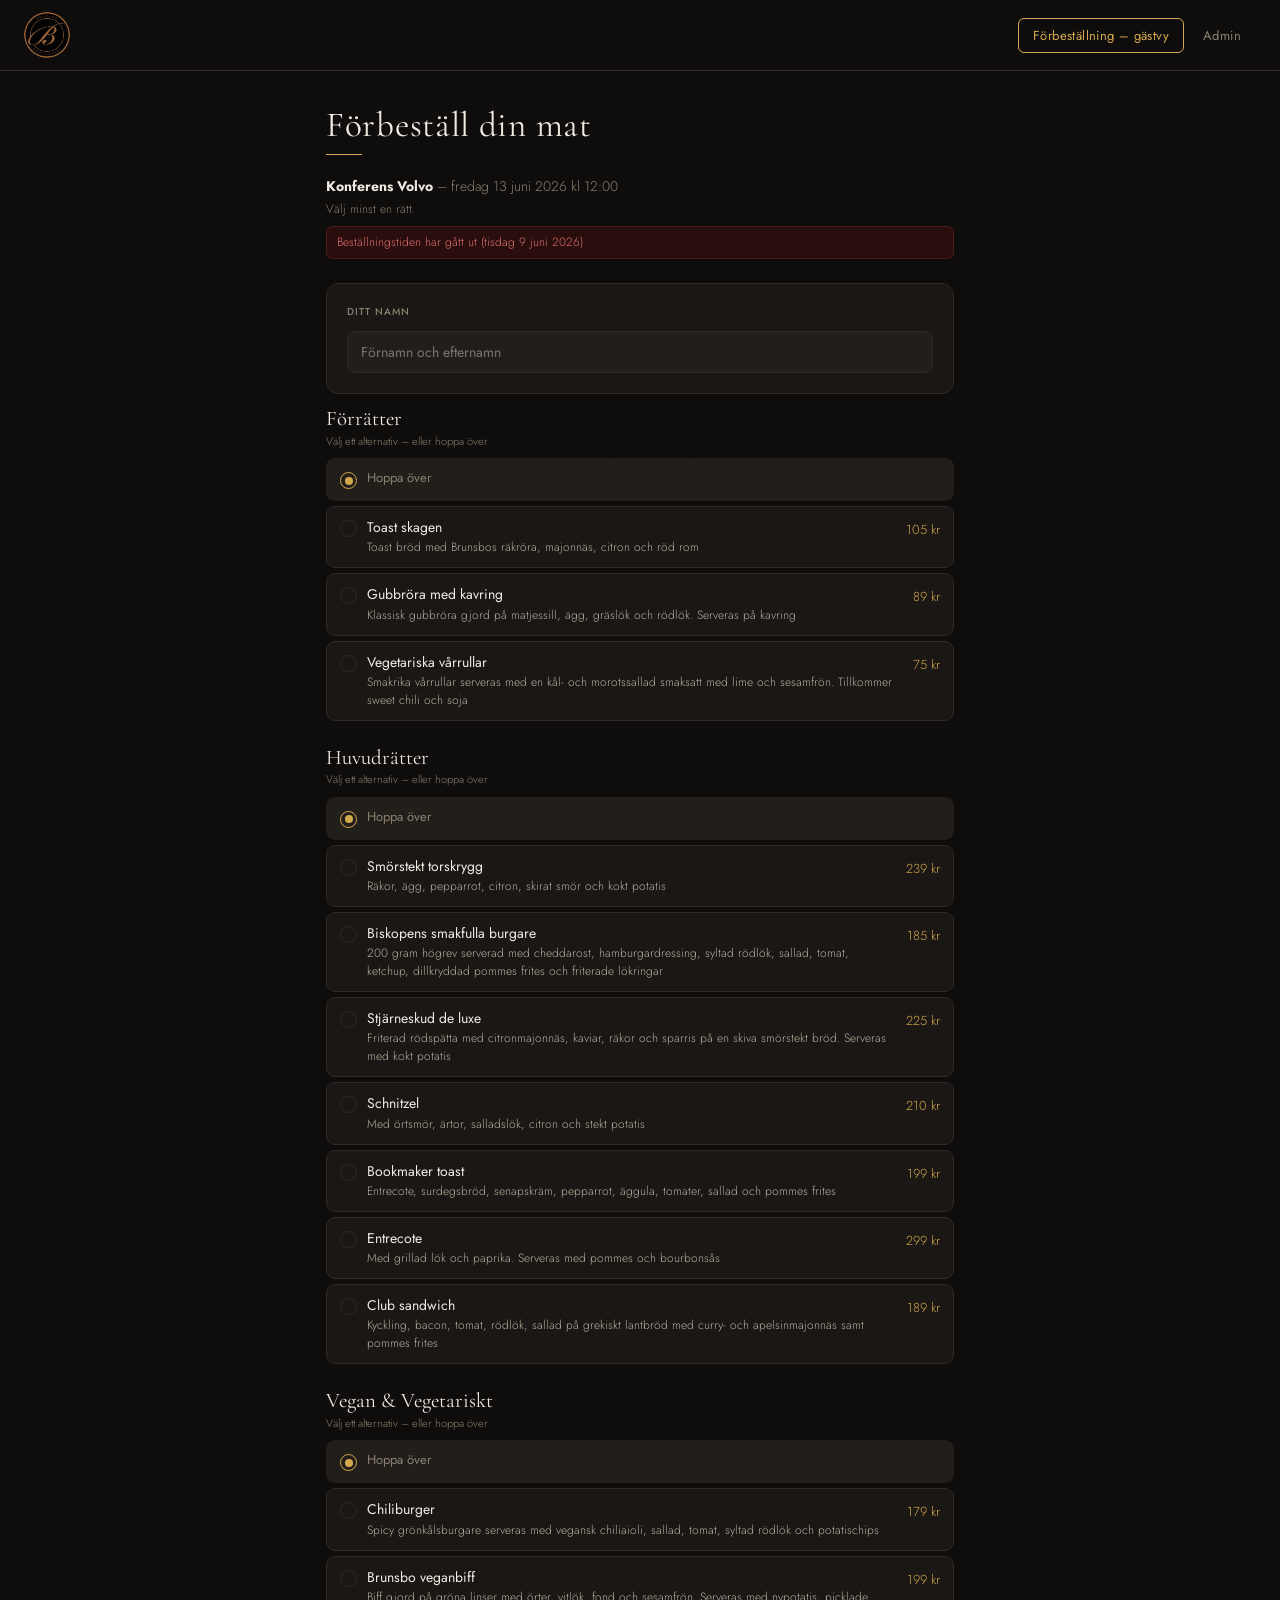
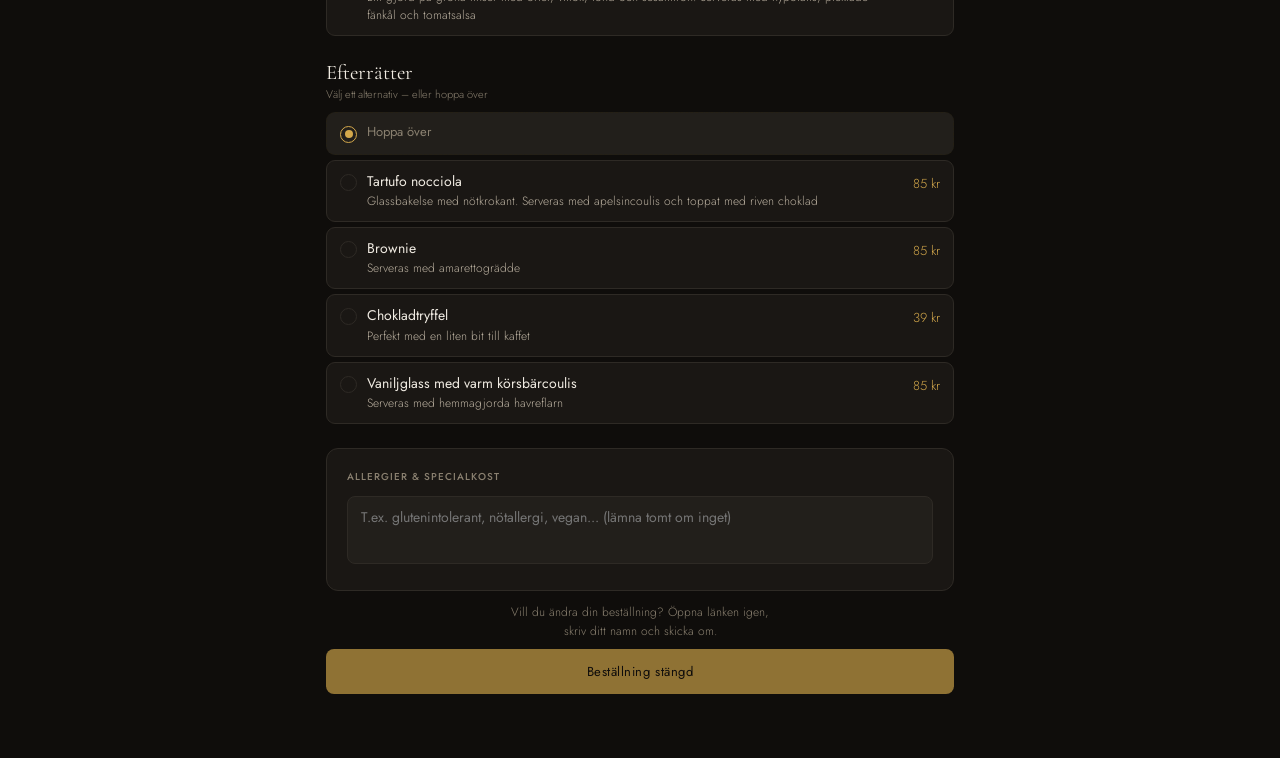
<file: brunsbo_demo.html>
<!DOCTYPE html><!-- Premeny Demo v5.2 -->
<html lang="sv">
<head>
<meta charset="UTF-8">
<meta name="viewport" content="width=device-width, initial-scale=1.0, maximum-scale=1.0">
<title>Brunsbo Gästgiveri – Förbeställning</title>
<link href="https://fonts.googleapis.com/css2?family=Cormorant+Garamond:ital,wght@0,400;0,500;1,400&family=Jost:wght@300;400;500&display=swap" rel="stylesheet">
<style>
:root{--bg:#0f0d0b;--surface:#1a1714;--surface2:#221f1b;--border:#2e2a25;--gold:#d4a84b;--gold-light:#e8c06a;--text:#f0ebe2;--muted:#8a8070;--red:#c0392b}
*{box-sizing:border-box;margin:0;padding:0}
body{background:var(--bg);color:var(--text);font-family:"Jost",sans-serif;font-weight:300;min-height:100vh}
.nav{display:flex;align-items:center;justify-content:space-between;padding:.75rem 1.5rem;border-bottom:1px solid var(--border);position:sticky;top:0;background:var(--bg);z-index:100}
.nav-logo{height:46px;width:46px;object-fit:contain;border-radius:50%}
.nav-tabs{display:flex;gap:4px}
.nav-tab{background:transparent;border:1px solid transparent;border-radius:6px;padding:7px 14px;font-family:"Jost",sans-serif;font-size:13px;color:var(--muted);cursor:pointer;letter-spacing:.03em;transition:all .15s}
.nav-tab:hover{color:var(--text);border-color:var(--border)}
.nav-tab.active{color:var(--gold);border-color:var(--gold)}
.page{display:none;max-width:660px;margin:0 auto;padding:2rem 1rem 4rem}
.page.active{display:block}
h1{font-family:"Cormorant Garamond",serif;font-size:2.2rem;font-weight:400;letter-spacing:.02em;margin-bottom:.25rem}
h2{font-family:"Cormorant Garamond",serif;font-size:1.5rem;font-weight:400;letter-spacing:.02em;margin-bottom:.5rem}
h3{font-family:"Cormorant Garamond",serif;font-size:1.2rem;font-weight:400}
.gold-line{width:36px;height:1px;background:var(--gold);margin:.5rem 0 1.25rem}
.sub{font-size:14px;color:var(--muted);margin-bottom:1.5rem;line-height:1.6}
.card{background:var(--surface);border:1px solid var(--border);border-radius:12px;padding:1.25rem;margin-bottom:.75rem}
.card-label{font-size:10px;font-weight:500;letter-spacing:.1em;text-transform:uppercase;color:var(--muted);margin-bottom:.75rem}
input[type=text],input[type=password],input[type=date],input[type=time],textarea,select{width:100%;background:var(--surface2);border:1px solid var(--border);border-radius:8px;padding:10px 13px;font-family:"Jost",sans-serif;font-size:14px;color:var(--text);outline:none;transition:border-color .15s;resize:none}
input:focus,textarea:focus,select:focus{border-color:var(--gold)}
textarea{min-height:68px}
label{display:block;font-size:12px;color:var(--muted);margin-bottom:5px;letter-spacing:.02em}
.btn{display:inline-flex;align-items:center;gap:6px;padding:10px 20px;border-radius:8px;font-family:"Jost",sans-serif;font-size:13px;font-weight:400;letter-spacing:.04em;cursor:pointer;transition:all .15s;border:none;white-space:nowrap}
.btn-gold{background:var(--gold);color:#0f0d0b}.btn-gold:hover{background:var(--gold-light)}.btn-gold:disabled{opacity:.65;cursor:default;background:var(--gold)}
.btn-ghost{background:transparent;border:1px solid var(--border);color:var(--muted)}.btn-ghost:hover{border-color:var(--gold);color:var(--gold)}
.btn-danger{background:transparent;border:1px solid #3a2020;color:#c07070}.btn-danger:hover{border-color:var(--red);color:var(--red)}
.btn-full{width:100%;justify-content:center;padding:13px}
.course-section{margin-bottom:1.5rem}
.course-title{font-family:"Cormorant Garamond",serif;font-size:1.3rem;font-weight:400;color:var(--text);margin:.25rem 0 .1rem}
.course-sub{font-size:11px;color:var(--muted);margin-bottom:.6rem}
.meal{display:flex;align-items:flex-start;gap:10px;padding:11px 13px;border:1px solid var(--border);border-radius:9px;margin-bottom:5px;cursor:pointer;background:var(--surface);transition:all .15s;user-select:none}
.meal:hover{border-color:#4a4035;background:var(--surface2)}
.meal.selected{border-color:var(--gold);background:var(--surface2)}
.meal.skip-option{border-style:dashed;border-color:#252015}
.meal.skip-option:hover{border-color:#4a3a15}
.radio{width:17px;height:17px;border-radius:50%;border:1.5px solid var(--border);margin-top:2px;flex-shrink:0;display:flex;align-items:center;justify-content:center;transition:border-color .15s}
.meal.selected .radio{border-color:var(--gold)}
.dot{width:8px;height:8px;border-radius:50%;background:var(--gold);display:none}
.meal.selected .dot{display:block}
.meal-body{flex:1;min-width:0}
.meal-name{font-size:14px;font-weight:400;color:var(--text);line-height:1.3}
.meal-desc{font-size:12px;color:#b8ae9e;line-height:1.5;margin-top:2px}
.meal-price{font-size:13px;color:var(--gold);flex-shrink:0;padding-left:8px;margin-top:2px}
.msg{padding:11px 14px;border-radius:8px;font-size:13px;margin-bottom:1rem;border:1px solid}
.msg.ok{background:#0d2318;color:#6dbf94;border-color:#1a4030}
.msg.err{background:#2a0d0d;color:#e07070;border-color:#4a1a1a}
hr{border:none;border-top:1px solid var(--border);margin:1.5rem 0}
.flex-between{display:flex;justify-content:space-between;align-items:center;margin-bottom:.75rem}
.flex-gap{display:flex;gap:8px;flex-wrap:wrap}
.booking-card{background:var(--surface);border:1px solid var(--border);border-radius:12px;padding:1.25rem;margin-bottom:.75rem;transition:border-color .15s}
.booking-card.open{border-color:var(--gold)}
.booking-header{display:flex;justify-content:space-between;align-items:flex-start;cursor:pointer}
.booking-name{font-family:"Cormorant Garamond",serif;font-size:1.15rem}
.booking-date{font-size:12px;color:var(--muted);margin-top:2px}
.status-pill{background:var(--surface2);border:1px solid var(--border);border-radius:100px;padding:3px 10px;font-size:11px;color:var(--muted)}
.link-box{font-size:11px;color:var(--gold);font-family:monospace;word-break:break-all;margin:.6rem 0;padding:7px 10px;background:var(--surface2);border:1px solid var(--border);border-radius:6px}
.booking-detail{margin-top:1rem;border-top:1px solid var(--border);padding-top:1rem;display:none}
.booking-card.open .booking-detail{display:block}
.detail-tab{background:transparent;border:1px solid var(--border);border-radius:6px;padding:5px 12px;font-family:"Jost",sans-serif;font-size:12px;color:var(--muted);cursor:pointer;transition:all .15s}
.detail-tab.active{border-color:var(--gold);color:var(--gold)}
.tally-row{display:flex;align-items:center;gap:10px;padding:6px 0;border-bottom:1px solid var(--border);font-size:13px}
.tally-row:last-child{border-bottom:none}
.tally-name{flex:1;color:var(--text)}
.tally-bar-wrap{width:70px;height:4px;background:var(--border);border-radius:2px;overflow:hidden}
.tally-bar{height:100%;background:var(--gold);border-radius:2px}
.tally-n{font-weight:500;color:var(--gold);min-width:24px;text-align:right;font-size:12px}
.allergy-box{background:#1e1500;border:2px solid #6a4a10;border-radius:10px;padding:1rem 1.1rem;margin-top:1rem}
.allergy-head{font-size:11px;font-weight:500;letter-spacing:.08em;text-transform:uppercase;color:#e8b84b;margin-bottom:.75rem}
.allergy-item{font-size:13px;color:#d4c8a8;line-height:2;padding:3px 0;border-bottom:1px solid #3a2a0a}
.allergy-name{font-weight:500;color:var(--text)}
.kitchen-head{font-size:10px;font-weight:500;letter-spacing:.1em;text-transform:uppercase;color:var(--gold);margin:1rem 0 .4rem}
.kitchen-head:first-child{margin-top:0}
.form-2col{display:grid;grid-template-columns:1fr 1fr;gap:10px}
.form-field{margin-bottom:.75rem}
.login-wrap{max-width:340px;margin:4rem auto;padding:2rem;background:var(--surface);border:1px solid var(--border);border-radius:16px;text-align:center}
.login-logo{width:72px;height:72px;object-fit:contain;border-radius:50%;margin-bottom:1.25rem}
.empty-state{text-align:center;padding:2rem 1rem;color:var(--muted);font-size:13px}
.modal-overlay{position:fixed;inset:0;background:rgba(0,0,0,.7);z-index:200;display:flex;align-items:center;justify-content:center;padding:1rem}
.modal{background:var(--surface);border:1px solid var(--border);border-radius:14px;padding:1.5rem;width:100%;max-width:540px;max-height:90vh;overflow-y:auto}
.spinner{width:14px;height:14px;border:2px solid rgba(15,13,11,.3);border-top-color:#0f0d0b;border-radius:50%;animation:spin .6s linear infinite;display:inline-block}
@keyframes spin{to{transform:rotate(360deg)}}
.menu-item-row{display:flex;align-items:flex-start;gap:8px;padding:9px 0;border-bottom:1px solid var(--border)}
.menu-item-row:last-child{border-bottom:none}
.menu-item-info{flex:1}
.menu-item-name{font-size:13px;font-weight:400;color:var(--text)}
.menu-item-desc{font-size:11px;color:#b0a898;margin-top:2px;line-height:1.4}
.menu-item-price{font-size:12px;color:var(--gold);white-space:nowrap;margin-top:2px}
.booking-card{cursor:pointer}
.booking-card:hover .booking-name{color:var(--gold);transition:color .15s}
@media(max-width:600px){
  .meal{padding:13px 12px;margin-bottom:8px}
  .meal-name{font-size:15px}
  .meal-desc{font-size:13px}
  input[type=text],input[type=password],input[type=date],input[type=time],textarea,select{font-size:16px;padding:12px 13px}
  h1{font-size:1.9rem}
  .btn-full{padding:16px;font-size:16px}
  .nav{padding:.6rem 1rem}
  .nav-tab{padding:6px 10px;font-size:11px}
  .booking-header{flex-direction:column;gap:.75rem}
  .form-2col{grid-template-columns:1fr}
  .tally-bar-wrap{width:50px}
  .page{padding:1.25rem .75rem 4rem}
}
</style>
</head>
<body>

<nav class="nav">
  <img src="[data-uri]" alt="Brunsbo Gästgiveri" class="nav-logo">
  <div class="nav-tabs">
    <button class="nav-tab active" onclick="showPage('guest')">Förbeställning – gästvy</button>
    <button class="nav-tab" onclick="showPage('admin-login')">Admin</button>
  </div>
</nav>

<!-- GUEST -->
<div id="page-guest" class="page active">
  <div id="guestMsg" style="display:none" class="msg"></div>
  <div id="guestFormWrap">
    <h1>Förbeställ din mat</h1>
    <div class="gold-line"></div>
    <p class="sub" id="bookingInfo">Välj minst en rätt och ange ditt namn.</p>
    <div class="card">
      <div class="card-label">Ditt namn</div>
      <input type="text" id="guestName" placeholder="Förnamn och efternamn" onblur="checkExistingOrder()">
    </div>
    <div id="existingOrderNotice" style="display:none" class="msg ok"></div>
    <div id="courseWrap"></div>
    <div class="card">
      <div class="card-label">Allergier & specialkost</div>
      <textarea id="guestAllergy" placeholder="T.ex. glutenintolerant, nötallergi, vegan... (lämna tomt om inget)"></textarea>
    </div>
    <p style="font-size:12px;color:var(--muted);text-align:center;margin-top:.75rem;line-height:1.6">Vill du ändra din beställning? Öppna länken igen,<br>skriv ditt namn och skicka om.</p>
    <button class="btn btn-gold btn-full" id="guestSubmitBtn" onclick="submitGuestOrder()" style="margin-top:.5rem">Skicka beställning</button>
  </div>
  <div id="guestDoneWrap" style="display:none;padding:2rem 0">
    <div style="text-align:center">
      <div style="font-size:2.5rem;color:var(--gold);margin-bottom:.75rem">✓</div>
      <h2>Tack!</h2>
      <p style="color:var(--muted);margin-top:.25rem;font-size:14px;margin-bottom:1.5rem">Din beställning är sparad.</p>
    </div>
    <div class="card"><div class="card-label">Din beställning</div><div id="confirmationSummary"></div></div>
    <p style="font-size:12px;color:var(--muted);text-align:center;margin-top:1rem;line-height:1.6">Vill du ändra? Öppna länken igen och skriv ditt namn.</p>
    <button class="btn btn-ghost btn-full" style="margin-top:.75rem" onclick="editGuestOrder()">↩ Ändra beställning</button>
  </div>
</div>

<!-- ADMIN LOGIN -->
<div id="page-admin-login" class="page">
  <div class="login-wrap">
    <img src="[data-uri]" alt="Brunsbo" class="login-logo">
    <h2 style="margin-bottom:1.25rem">Admin</h2>
    <p style="font-size:12px;color:var(--muted);margin-bottom:1.25rem">Admin fungerar bäst på dator.</p>
    <div id="loginMsg" style="display:none" class="msg err">Fel lösenord</div>
    <div class="form-field"><label>Lösenord</label><input type="password" id="adminPassword" placeholder="••••••••" onkeydown="if(event.key==='Enter')doLogin()"></div>
    <button class="btn btn-gold btn-full" onclick="doLogin()">Logga in</button>
    <p style="font-size:11px;color:var(--muted);margin-top:1rem">Demo: brunsbo</p>
  </div>
</div>

<!-- ADMIN -->
<div id="page-admin" class="page">
  <div class="flex-between">
    <div><h1>Admin</h1><div class="gold-line"></div></div>
    <button class="btn btn-ghost" onclick="showPage('admin-login')" style="font-size:12px">Logga ut</button>
  </div>
  <div style="display:flex;gap:4px;margin-bottom:1.5rem;flex-wrap:wrap">
    <button class="detail-tab active" id="atab-b" onclick="showAdminTab('bookings')">Bokningar</button>
    <button class="detail-tab" id="atab-e" onclick="showAdminTab('evening')">Per dag – alla sällskap</button>
    <button class="detail-tab" id="atab-m" onclick="showAdminTab('menu')">Uppdatera meny</button>
    <button class="detail-tab" id="atab-s" onclick="showAdminTab('settings')">⚙ Inställningar</button>
  </div>

  <!-- BOOKINGS -->
  <div id="admin-bookings">
    <div class="flex-between"><h3>Aktiva bokningar</h3><button class="btn btn-gold" onclick="toggleNewBooking()">+ Ny bokning</button></div>
    <div style="background:#0d2318;border:1px solid #1a4030;border-radius:8px;padding:.75rem 1rem;margin-bottom:1rem;font-size:12px;color:#6dbf94;line-height:1.6">
      ✉ <strong>Automatiska påminnelsemejl</strong> skickas till kontaktpersonen det antal dagar du anger innan sista beställningsdag.
    </div>
    <p style="font-size:12px;color:var(--muted);margin-bottom:.75rem">Klicka på en bokning för att se kökslista och gästlista.</p>
    <div id="newBookingForm" style="display:none" class="card">
      <div class="card-label">Skapa bokning</div>
      <div class="form-2col">
        <div class="form-field"><label>Sällskapets namn</label><input type="text" id="nb-name" placeholder="T.ex. Bröllop Karlsson"></div>
        <div class="form-field"><label>Datum</label><input type="date" id="nb-date"></div>
      </div>
      <div class="form-2col">
        <div class="form-field"><label>Klockslag för sittning</label><input type="time" id="nb-time" value="18:00"></div>
        <div class="form-field"><label>Förväntat antal gäster</label><input type="text" id="nb-guests" placeholder="T.ex. 30"></div>
      </div>
      <div class="form-2col">
        <div class="form-field"><label>Sista beställningsdag</label><input type="date" id="nb-deadline"></div>
        <div class="form-field"><label>Kontaktperson (värden)</label><input type="text" id="nb-contact" placeholder="Namn, telefon eller mejl"></div>
      </div>
      <div class="form-2col">
        <div class="form-field"><label>Mejl till kontaktperson</label><input type="text" id="nb-email" placeholder="sara@exempel.se"></div>
        <div class="form-field"><label>Skicka påminnelse</label>
          <select id="nb-reminder">
            <option value="0">Ingen påminnelse</option>
            <option value="1">1 dag innan deadline</option>
            <option value="2" selected>2 dagar innan deadline</option>
            <option value="3">3 dagar innan deadline</option>
            <option value="5">5 dagar innan deadline</option>
            <option value="7">1 vecka innan deadline</option>
          </select>
        </div>
      </div>
      <div class="flex-gap">
        <button class="btn btn-gold" onclick="createBooking()">Skapa bokning</button>
        <button class="btn btn-ghost" onclick="toggleNewBooking()">Avbryt</button>
      </div>
    </div>
    <div id="bookingList" style="margin-top:1rem"></div>
  </div>

  <!-- EVENING -->
  <div id="admin-evening" style="display:none">
    <h3 style="margin-bottom:.5rem">Per dag – alla sällskap</h3>
    <p style="font-size:13px;color:var(--muted);margin-bottom:1.5rem">Totalt antal rätter per datum – oavsett hur många sällskap.</p>
    <div id="eveningList"></div>
  </div>

  <!-- MENU -->
  <div id="admin-menu" style="display:none">
    <div class="flex-between"><h3>Uppdatera meny</h3><button class="btn btn-gold" onclick="toggleNewCat()">+ Ny rubrik</button></div>
    <p style="font-size:12px;color:var(--muted);margin-bottom:1rem">Klicka på en rubriks "+ Lägg till rätt" eller lägg till en ny rubrik.</p>
    <div id="addItemForm" style="display:none" class="card">
      <div class="card-label" id="ai-cat-label">Lägg till rätt</div>
      <div class="form-field"><label>Namn</label><input type="text" id="ai-name" placeholder="Rättens namn"></div>
      <div class="form-field"><label>Beskrivning</label><textarea id="ai-desc" style="min-height:55px"></textarea></div>
      <div class="form-field"><label>Pris (kr)</label><input type="text" id="ai-price" placeholder="150"></div>
      <div class="flex-gap">
        <button class="btn btn-gold" onclick="addMenuItem()">Lägg till</button>
        <button class="btn btn-ghost" onclick="document.getElementById('addItemForm').style.display='none'">Avbryt</button>
      </div>
    </div>
    <div id="newCatForm" style="display:none" class="card">
      <div class="card-label">Ny menyRubrik</div>
      <div class="form-field"><label>Namn på rubrik</label><input type="text" id="new-cat-name" placeholder="T.ex. Snacksmeny, Dryck, Barnmeny..."></div>
      <div class="flex-gap">
        <button class="btn btn-gold" onclick="addCategory()">Skapa rubrik</button>
        <button class="btn btn-ghost" onclick="toggleNewCat()">Avbryt</button>
      </div>
    </div>
    <div id="menuEditor" style="margin-top:1rem"></div>
  </div>

  <!-- SETTINGS -->
  <div id="admin-settings" style="display:none">
    <h3 style="margin-bottom:.5rem">Restauranginställningar</h3>
    <p style="font-size:12px;color:var(--muted);margin-bottom:1.5rem">Logotyp och namn visas i gästformuläret.</p>
    <div class="card"><div class="card-label">Restaurangens namn</div><input type="text" id="set-name" placeholder="T.ex. Brunsbo Gästgiveri"></div>
    <div class="card">
      <div class="card-label">Logotyp</div>
      <p style="font-size:12px;color:var(--muted);margin-bottom:.75rem">PNG eller JPG, helst kvadratisk</p>
      <input type="file" id="set-logo-file" accept="image/*" onchange="handleLogoUpload(this)" style="font-size:13px;color:var(--muted)">
      <div id="logo-preview" style="display:none;margin-top:1rem;align-items:center;gap:.75rem">
        <img id="logo-preview-img" style="width:60px;height:60px;object-fit:contain;border-radius:50%;border:1px solid var(--border)">
        <button class="btn btn-danger" style="font-size:11px;padding:4px 10px" onclick="removeLogo()">Ta bort</button>
      </div>
    </div>
    <div class="card">
      <div class="card-label">Accentfärg</div>
      <div style="display:flex;align-items:center;gap:12px">
        <input type="color" id="set-color" value="#d4a84b" style="width:48px;height:36px;padding:2px;border-radius:6px;border:1px solid var(--border);background:var(--surface2);cursor:pointer">
        <span style="font-size:13px;color:var(--muted)">Standard = guldfärg</span>
      </div>
    </div>
    <button class="btn btn-gold" onclick="saveSettings()" style="margin-top:.5rem">Spara inställningar</button>
    <div id="settings-saved" style="display:none;font-size:13px;color:#6dbf94;margin-top:.75rem">✓ Sparat!</div>

    <div style="margin-top:2rem">
      <h3 style="margin-bottom:.25rem">Importera meny</h3>
      <div class="gold-line"></div>
      <p style="font-size:13px;color:var(--muted);margin-bottom:1rem;line-height:1.6">Klistra in er meny som text eller ladda upp ett foto – systemet tolkar den automatiskt. Ni kan uppdatera menyn när som helst, till exempel vid säsongsbyten.</p>
      <div style="display:flex;gap:4px;margin-bottom:1rem">
        <button class="detail-tab active" id="import-tab-text" onclick="switchImportTab('text')">Klistra in text</button>
        <button class="detail-tab" id="import-tab-image" onclick="switchImportTab('image')">Ladda upp bild</button>
      </div>
      <div id="import-text-wrap"><div class="form-field"><label>Menytext</label><textarea id="menu-import-text" style="min-height:160px;font-size:13px" placeholder="Klistra in er meny här..."></textarea></div></div>
      <div id="import-image-wrap" style="display:none">
        <div class="form-field"><label>Menybild</label><input type="file" id="menu-import-image" accept="image/*" style="font-size:13px;color:var(--muted)"></div>
        <div id="menu-img-preview" style="display:none;margin-top:.5rem"><img id="menu-img-preview-img" style="max-width:100%;border-radius:8px;border:1px solid var(--border)"></div>
      </div>
      <div id="import-warning" style="display:none;margin:.75rem 0" class="msg err"></div>
      <button class="btn btn-gold" id="import-btn" onclick="importMenu()" style="margin-top:.5rem">✦ Importera meny</button>
      <div id="import-loading" style="display:none;margin-top:1rem;text-align:center;color:var(--muted);font-size:13px"><span class="spinner" style="border-color:rgba(200,165,90,.3);border-top-color:var(--gold)"></span> Tolkar menyn...</div>
      <div id="import-result" style="display:none;margin-top:1.25rem">
        <div style="font-size:12px;font-weight:500;color:#6dbf94;margin-bottom:.75rem">✓ Meny tolkad – granska och bekräfta</div>
        <div id="import-preview-content"></div>
        <div style="display:flex;gap:8px;margin-top:1rem">
          <button class="btn btn-gold" onclick="confirmImport()">Ersätt nuvarande meny</button>
          <button class="btn btn-ghost" onclick="cancelImport()">Avbryt</button>
        </div>
      </div>
    </div>
  </div>
</div>

<!-- EDIT ORDER MODAL -->
<div id="editModal" class="modal-overlay" style="display:none" onclick="closeModal(event)">
  <div class="modal" onclick="event.stopPropagation()">
    <div class="flex-between"><h3>Redigera beställning</h3><button class="btn btn-ghost" onclick="closeModalDirect()" style="font-size:12px">✕</button></div>
    <div id="editModalContent"></div>
  </div>
</div>

<!-- EDIT MENU ITEM MODAL -->
<div id="editMenuModal" class="modal-overlay" style="display:none" onclick="closeMenuModal(event)">
  <div class="modal" onclick="event.stopPropagation()" style="max-width:480px">
    <div class="flex-between"><h3>Redigera rätt</h3><button class="btn btn-ghost" onclick="closeMenuModalDirect()" style="font-size:12px">✕</button></div>
    <div id="editMenuContent"></div>
  </div>
</div>

<script>
const DEMO_PASSWORD="brunsbo";
function loadState(){
  try{
    var s=JSON.parse(localStorage.getItem("brunsbo_v5")||"null");
    if(s&&!s.categories){
      // Old format - discard and use defaults
      localStorage.removeItem("brunsbo_v5");
      return null;
    }
    return s;
  }catch(e){return null;}
}
function saveState(s){localStorage.setItem("brunsbo_v5",JSON.stringify(s));}

function defaultState(){
  return {
    bookings:[
      {id:"b1",name:"Konferens Volvo",date:"fredag 13 juni 2026",time:"12:00",expected:18,deadline:"tisdag 9 juni 2026",deadlineRaw:"2026-06-09",contact:"Helena Berg",email:"helena.berg@volvo.com",reminder:3,reminderSent:"6 juni 2026 09:03",orders:[
        {id:"o1",name:"Anna Lindqvist",choices:{starter:0,main:0,dessert:0},allergy:"Glutenintolerant",ts:1},
        {id:"o2",name:"Per Eriksson",choices:{main:1,dessert:1},allergy:"",ts:2},
        {id:"o3",name:"Maria Svensson",choices:{starter:1,main:2},allergy:"Nötallergi",ts:3},
        {id:"o4",name:"Jonas Berg",choices:{vegan:0,dessert:2},allergy:"Vegan",ts:4},
        {id:"o5",name:"Karin Holm",choices:{starter:2,main:0,dessert:3},allergy:"",ts:5},
        {id:"o8",name:"Stefan Lindberg",choices:{starter:0,main:3,dessert:0},allergy:"",ts:8},
        {id:"o9",name:"Helena Björk",choices:{main:4,dessert:1},allergy:"",ts:9},
        {id:"o10",name:"Mikael Strand",choices:{starter:1,main:5,dessert:2},allergy:"",ts:10},
        {id:"o11",name:"Cecilia Nordin",choices:{starter:2,main:6,dessert:3},allergy:"Skaldjursallergi",ts:11},
        {id:"o12",name:"Thomas Ågren",choices:{main:1},allergy:"",ts:12},
        {id:"o13",name:"Ulrika Palmér",choices:{starter:0,main:0,dessert:0},allergy:"",ts:13},
        {id:"o14",name:"Fredrik Engström",choices:{vegan:1,dessert:1},allergy:"Vegan",ts:14},
      ]},
      {id:"b2",name:"Bröllop Johansson",date:"lördag 14 juni 2026",time:"18:30",expected:45,deadline:"tisdag 9 juni 2026",deadlineRaw:"2026-06-09",contact:"Sara Johansson",email:"sara.johansson@gmail.com",reminder:5,orders:[
        {id:"o15",name:"Lena Johansson",choices:{starter:0,main:3,dessert:0},allergy:"",ts:15},
        {id:"o16",name:"Erik Johansson",choices:{starter:1,vegan:1,dessert:1},allergy:"Laktosintoler.",ts:16},
        {id:"o17",name:"Sara Karlsson",choices:{starter:0,main:2,dessert:0},allergy:"",ts:17},
        {id:"o18",name:"Mattias Karlsson",choices:{main:5,dessert:2},allergy:"",ts:18},
        {id:"o19",name:"Ingrid Lund",choices:{starter:2,main:0,dessert:3},allergy:"Glutenintolerant",ts:19},
        {id:"o20",name:"Björn Lund",choices:{main:3,dessert:0},allergy:"",ts:20},
        {id:"o21",name:"Maja Söderström",choices:{starter:1,main:1,dessert:1},allergy:"",ts:21},
        {id:"o22",name:"Oscar Söderström",choices:{starter:0,main:4,dessert:2},allergy:"",ts:22},
        {id:"o23",name:"Eva Nilsson",choices:{vegan:0,dessert:3},allergy:"Vegan, nötallergi",ts:23},
        {id:"o24",name:"Lars Nilsson",choices:{starter:2,main:6},allergy:"",ts:24},
        {id:"o25",name:"Pernilla Ek",choices:{starter:0,main:0,dessert:0},allergy:"",ts:25},
        {id:"o26",name:"Anders Ek",choices:{starter:1,main:2,dessert:1},allergy:"",ts:26},
      ]},
      {id:"b3",name:"AW Handelshögskolan",date:"fredag 13 juni 2026",time:"17:00",expected:25,deadline:"onsdag 10 juni 2026",deadlineRaw:"2026-06-10",contact:"Johanna Berg",email:"johanna.berg@hhs.se",reminder:3,orders:[
        {id:"o27",name:"Johanna Berg",choices:{starter:0,main:1,dessert:1},allergy:"",ts:27},
        {id:"o28",name:"Marcus Holm",choices:{main:3,dessert:0},allergy:"",ts:28},
        {id:"o29",name:"Emma Lindqvist",choices:{starter:2,vegan:0,dessert:2},allergy:"Vegetarian",ts:29},
        {id:"o30",name:"David Svensson",choices:{starter:1,main:5,dessert:3},allergy:"",ts:30},
        {id:"o31",name:"Sofia Eriksson",choices:{starter:0,main:0,dessert:0},allergy:"Skaldjursallergi",ts:31},
        {id:"o32",name:"Niklas Persson",choices:{main:4,dessert:1},allergy:"",ts:32},
        {id:"o33",name:"Alicia Magnusson",choices:{starter:2,vegan:1},allergy:"Vegan",ts:33},
        {id:"o34",name:"Daniel Gustafsson",choices:{starter:0,main:6,dessert:2},allergy:"",ts:34},
        {id:"o35",name:"Linda Olsson",choices:{starter:1,main:1,dessert:3},allergy:"",ts:35},
        {id:"o36",name:"Patrik Johansson",choices:{main:2,dessert:0},allergy:"",ts:36},
      ]}
    ],
    categories:[
      {key:"starter",label:"Förrätter",items:[
        {id:"s1",name:"Toast skagen",desc:"Toast bröd med Brunsbos räkröra, majonnäs, citron och röd rom",price:105},
        {id:"s2",name:"Gubbröra med kavring",desc:"Klassisk gubbröra gjord på matjessill, ägg, gräslök och rödlök. Serveras på kavring",price:89},
        {id:"s3",name:"Vegetariska vårrullar",desc:"Smakrika vårrullar serveras med en kål- och morotssallad smaksatt med lime och sesamfrön. Tillkommer sweet chili och soja",price:75},
      ]},
      {key:"main",label:"Huvudrätter",items:[
        {id:"m1",name:"Smörstekt torskrygg",desc:"Räkor, ägg, pepparrot, citron, skirat smör och kokt potatis",price:239},
        {id:"m2",name:"Biskopens smakfulla burgare",desc:"200 gram högrev serverad med cheddarost, hamburgardressing, syltad rödlök, sallad, tomat, ketchup, dillkryddad pommes frites och friterade lökringar",price:185},
        {id:"m3",name:"Stjärneskud de luxe",desc:"Friterad rödspätta med citronmajonnäs, kaviar, räkor och sparris på en skiva smörstekt bröd. Serveras med kokt potatis",price:225},
        {id:"m4",name:"Schnitzel",desc:"Med örtsmör, ärtor, salladslök, citron och stekt potatis",price:210},
        {id:"m5",name:"Bookmaker toast",desc:"Entrecote, surdegsbröd, senapskräm, pepparrot, äggula, tomater, sallad och pommes frites",price:199},
        {id:"m6",name:"Entrecote",desc:"Med grillad lök och paprika. Serveras med pommes och bourbonsås",price:299},
        {id:"m7",name:"Club sandwich",desc:"Kyckling, bacon, tomat, rödlök, sallad på grekiskt lantbröd med curry- och apelsinmajonnäs samt pommes frites",price:189},
      ]},
      {key:"vegan",label:"Vegan & Vegetariskt",items:[
        {id:"v1",name:"Chiliburger",desc:"Spicy grönkålsburgare serveras med vegansk chiliaioli, sallad, tomat, syltad rödlök och potatischips",price:179},
        {id:"v2",name:"Brunsbo veganbiff",desc:"Biff gjord på gröna linser med örter, vitlök, fond och sesamfrön. Serveras med nypotatis, picklade fänkål och tomatsalsa",price:199},
      ]},
      {key:"dessert",label:"Efterrätter",items:[
        {id:"d1",name:"Tartufo nocciola",desc:"Glassbakelse med nötkrokant. Serveras med apelsincoulis och toppat med riven choklad",price:85},
        {id:"d2",name:"Brownie",desc:"Serveras med amarettogrädde",price:85},
        {id:"d3",name:"Chokladtryffel",desc:"Perfekt med en liten bit till kaffet",price:39},
        {id:"d4",name:"Vaniljglass med varm körsbärcoulis",desc:"Serveras med hemmagjorda havreflarn",price:85},
      ]}
    ]
  };
}

let state=loadState()||defaultState();
function getCat(key){return state.categories.find(function(c){return c.key===key;});}

// NAV
function showPage(id){
  document.querySelectorAll(".page").forEach(function(p){p.classList.remove("active");});
  document.querySelectorAll(".nav-tab").forEach(function(t){t.classList.remove("active");});
  document.getElementById("page-"+id).classList.add("active");
  if(id==="guest")document.querySelectorAll(".nav-tab")[0].classList.add("active");
  else document.querySelectorAll(".nav-tab")[1].classList.add("active");
  if(id==="admin")renderAdmin();
  if(id==="guest")renderGuestForm();
}

// GUEST
var guestBookingId=null;
var gSel={};

function renderGuestForm(){
  var params=new URLSearchParams(window.location.search);
  var bid=params.get("bokning")||(state.bookings[0]&&state.bookings[0].id);
  guestBookingId=bid;
  var booking=state.bookings.find(function(b){return b.id===bid;});
  if(booking){
    var deadlineHtml="";
    var isClosed=false;
    if(booking.deadlineRaw){
      var today=new Date();today.setHours(0,0,0,0);
      var dl=new Date(booking.deadlineRaw+"T23:59:59");
      isClosed=today>dl;
      deadlineHtml=isClosed
        ?"<div style='margin-top:6px;padding:6px 10px;background:#2a0d0d;border:1px solid #4a1a1a;border-radius:6px;font-size:12px;color:#e07070'>Beställningstiden har gått ut ("+booking.deadline+")</div>"
        :"<div style='margin-top:6px;font-size:12px;color:#e8b84b'>⏱ Sista dag att beställa: "+booking.deadline+"</div>";
    }
    document.getElementById("bookingInfo").innerHTML=
      "<strong style='color:var(--text)'>"+booking.name+"</strong> – "+booking.date+(booking.time?" kl "+booking.time:"")
      +"<br><span style='font-size:12px;color:var(--muted)'>Välj minst en rätt.</span>"+deadlineHtml;
    if(isClosed){
      document.getElementById("guestSubmitBtn").disabled=true;
      document.getElementById("guestSubmitBtn").textContent="Beställning stängd";
    }
  }
  buildCourses();
}

function buildCourses(){
  var wrap=document.getElementById("courseWrap");
  if(!state.categories||!state.categories.length){
    wrap.innerHTML="<p style='color:var(--muted);font-size:13px;padding:1rem'>Ingen meny inlagd ännu.</p>";
    return;
  }
  gSel={};
  state.categories.forEach(function(c){gSel[c.key]=null;});
  var html="";
  state.categories.forEach(function(cat){
    html+="<div class='course-section'>"
      +"<div class='course-title'>"+cat.label+"</div>"
      +"<div class='course-sub'>Välj ett alternativ – eller hoppa över</div>"
      +"<div class='meal skip-option' id='opt_"+cat.key+"_skip' data-key='"+cat.key+"' data-idx='null' onclick='handleMealClick(this)'>"
      +"<div class='radio'><div class='dot'></div></div>"
      +"<div class='meal-body'><div class='meal-name' style='color:var(--muted);font-size:13px'>Hoppa över</div></div></div>";
    cat.items.forEach(function(item,i){
      html+="<div class='meal' id='opt_"+cat.key+"_"+i+"' data-key='"+cat.key+"' data-idx='"+i+"' onclick='handleMealClick(this)'>"
        +"<div class='radio'><div class='dot'></div></div>"
        +"<div class='meal-body'>"
        +"<div class='meal-name'>"+item.name+"</div>"
        +"<div class='meal-desc'>"+item.desc+"</div>"
        +"</div><div class='meal-price'>"+item.price+" kr</div></div>";
    });
    html+="</div>";
  });
  wrap.innerHTML=html;
  highlightSel();
}

function handleMealClick(el){
  var key=el.dataset.key;
  var idx=el.dataset.idx;
  pickCourse(key, idx==='null'?null:parseInt(idx));
}

function handleEditClick(el){
  var key=el.dataset.editkey;
  var idx=el.dataset.editidx;
  pickEdit(key, idx==='null'?null:parseInt(idx));
}


function pickCourse(key,idx){gSel[key]=idx;highlightSel();}

function highlightSel(){
  state.categories.forEach(function(cat){
    document.querySelectorAll("[id^='opt_"+cat.key+"_']").forEach(function(el){el.classList.remove("selected");});
    var s=gSel[cat.key];
    if(s===null){var el=document.getElementById("opt_"+cat.key+"_skip");if(el)el.classList.add("selected");}
    else if(s!==null&&s!==undefined){var el=document.getElementById("opt_"+cat.key+"_"+s);if(el)el.classList.add("selected");}
  });
}

function hasAtLeastOne(){
  return state.categories.some(function(c){var s=gSel[c.key];return s!==null&&s!==undefined;});
}

function prefillOrder(order){
  state.categories.forEach(function(c){
    var idx=(order.choices||{})[c.key];
    gSel[c.key]=(idx!==undefined?idx:null);
  });
  highlightSel();
  document.getElementById("guestAllergy").value=order.allergy||"";
  document.getElementById("guestSubmitBtn").textContent="Uppdatera beställning";
}

function checkExistingOrder(){
  var name=document.getElementById("guestName").value.trim();
  if(!name)return;
  var booking=state.bookings.find(function(b){return b.id===guestBookingId;});
  if(!booking)return;
  var matches=booking.orders.filter(function(o){return o.name.toLowerCase()===name.toLowerCase();});
  var notice=document.getElementById("existingOrderNotice");
  if(matches.length===0){
    notice.style.display="none";notice.innerHTML="";
    document.getElementById("guestSubmitBtn").textContent="Skicka beställning";
  } else if(matches.length===1){
    prefillOrder(matches[0]);
    notice.innerHTML="Vi hittade din tidigare beställning – gör dina ändringar och skicka om.";
    notice.className="msg ok";notice.style.display="block";
  } else {
    var cardsHtml=matches.map(function(o,i){
      var parts=[];
      state.categories.forEach(function(c){
        var idx=(o.choices||{})[c.key];
        if(idx!==null&&idx!==undefined){var cat=getCat(c.key);if(cat&&cat.items[idx])parts.push(cat.items[idx].name);}
      });
      return "<div data-dupidx='"+i+"' onclick='pickDuplicate(parseInt(this.dataset.dupidx))' style='cursor:pointer;padding:10px 12px;border:1px solid var(--border);border-radius:8px;margin-top:6px;background:var(--surface2)' id='dup_"+i+"'>"
        +"<div style='font-size:13px;font-weight:500;color:var(--text)'>"+o.name+" #"+(i+1)+"</div>"
        +"<div style='font-size:12px;color:var(--muted);margin-top:2px'>"+(parts.join(", ")||"Ingen rätt vald")+"</div>"
        +(o.allergy?"<div style='font-size:11px;color:#e8b84b;margin-top:2px'>⚠️ "+o.allergy+"</div>":"")
        +"</div>";
    }).join("");
    notice.innerHTML="<strong>Flera beställningar hittades.</strong> Klicka på din:"+cardsHtml;
    notice.className="msg err";notice.style.display="block";
    window._dupMatches=matches;
  }
}

function pickDuplicate(i){
  var matches=window._dupMatches||[];
  var order=matches[i];if(!order)return;
  prefillOrder(order);
  matches.forEach(function(_,j){var el=document.getElementById("dup_"+j);if(el)el.style.borderColor=j===i?"var(--gold)":"var(--border)";});
  document.getElementById("existingOrderNotice").className="msg ok";
  window._selectedDupId=order.id;
}

async function submitGuestOrder(){
  var name=document.getElementById("guestName").value.trim();
  if(!name){showGuestMsg("Ange ditt namn.","err");return;}
  if(!hasAtLeastOne()){showGuestMsg("Välj minst en rätt.","err");return;}
  var booking=state.bookings.find(function(b){return b.id===guestBookingId;});
  if(!booking){showGuestMsg("Bokning hittades inte.","err");return;}
  var allergy=document.getElementById("guestAllergy").value.trim();
  var choices={};
  state.categories.forEach(function(c){if(gSel[c.key]!==null&&gSel[c.key]!==undefined)choices[c.key]=gSel[c.key];});
  if(window._selectedDupId){booking.orders=booking.orders.filter(function(o){return o.id!==window._selectedDupId;});window._selectedDupId=null;}
  else{booking.orders=booking.orders.filter(function(o){return o.name.toLowerCase()!==name.toLowerCase();});}
  var order={id:"o"+Date.now(),name:name,choices:choices,allergy:allergy,ts:Date.now()};
  booking.orders.push(order);saveState(state);
  var btn=document.getElementById("guestSubmitBtn");
  btn.disabled=true;btn.innerHTML="<span class='spinner'></span>";
  await new Promise(function(r){setTimeout(r,600);});
  var summaryHtml="";
  state.categories.forEach(function(c){
    var idx=choices[c.key];
    if(idx!==null&&idx!==undefined){var item=c.items[idx];if(item)summaryHtml+="<div style='display:flex;justify-content:space-between;padding:6px 0;border-bottom:1px solid var(--border);font-size:13px'><span style='color:var(--muted)'>"+c.label+"</span><span style='color:var(--text)'>"+item.name+"</span></div>";}
  });
  if(allergy)summaryHtml+="<div style='margin-top:.75rem;padding:7px 10px;background:#1a1400;border:1px solid #3a2a0a;border-radius:6px;font-size:12px;color:#e8b84b'>⚠️ "+allergy+"</div>";
  document.getElementById("confirmationSummary").innerHTML=summaryHtml;
  showGuestMsg("✓ Tack "+name+"! Din beställning är sparad.","ok");
  document.getElementById("guestFormWrap").style.display="none";
  document.getElementById("guestDoneWrap").style.display="block";
}

function editGuestOrder(){
  document.getElementById("guestFormWrap").style.display="block";
  document.getElementById("guestDoneWrap").style.display="none";
  document.getElementById("guestMsg").style.display="none";
  var btn=document.getElementById("guestSubmitBtn");
  btn.disabled=false;btn.textContent="Uppdatera beställning";
}

function showGuestMsg(t,type){var b=document.getElementById("guestMsg");b.textContent=t;b.className="msg "+type;b.style.display="block";}

// ADMIN LOGIN
function doLogin(){
  var pw=document.getElementById("adminPassword").value;
  if(pw===DEMO_PASSWORD){document.getElementById("loginMsg").style.display="none";showPage("admin");}
  else{document.getElementById("loginMsg").style.display="block";}
}

// ADMIN
var activeAdminTab="bookings";
var openBookingId=null;
var activeDetailTab={};

function showAdminTab(tab){
  activeAdminTab=tab;
  ["bookings","evening","menu","settings"].forEach(function(t){
    document.getElementById("admin-"+t).style.display=tab===t?"block":"none";
    var tabId=t==="bookings"?"b":t==="evening"?"e":t==="menu"?"m":"s";
    document.getElementById("atab-"+tabId).className="detail-tab"+(tab===t?" active":"");
  });
  if(tab==="menu")renderMenuEditor();
  if(tab==="bookings")renderBookings();
  if(tab==="evening")renderEvening();
}

function renderAdmin(){renderBookings();}

function formatSwedishDate(dateStr){
  if(!dateStr)return"";
  var d=new Date(dateStr+"T12:00:00");
  var days=["söndag","måndag","tisdag","onsdag","torsdag","fredag","lördag"];
  var months=["januari","februari","mars","april","maj","juni","juli","augusti","september","oktober","november","december"];
  return days[d.getDay()]+" "+d.getDate()+" "+months[d.getMonth()]+" "+d.getFullYear();
}

function archiveBooking(id){
  var b=state.bookings.find(function(x){return x.id===id;});
  if(b)b.archived=!b.archived;
  saveState(state);renderBookings();
}

function renderBookings(){
  var list=document.getElementById("bookingList");
  if(!state.bookings.length){list.innerHTML='<div class="empty-state">Inga aktiva bokningar.</div>';return;}
  var sorted=state.bookings.slice().sort(function(a,b){
    if(!a.deadlineRaw&&!b.deadlineRaw)return 0;
    if(!a.deadlineRaw)return 1;if(!b.deadlineRaw)return -1;
    return a.deadlineRaw<b.deadlineRaw?-1:1;
  });
  var active=sorted.filter(function(b){return !b.archived;});
  var archived=sorted.filter(function(b){return b.archived;});

  function renderCard(b){
    var n=b.orders.length;
    var isOpen=openBookingId===b.id;
    var dtab=activeDetailTab[b.id]||"kitchen";
    var pct=Math.min(100,Math.round(n/(b.expected||1)*100));
    var barColor=n>=b.expected?"#6dbf94":pct>60?"var(--gold)":"#c07050";
    var parts=[];
    parts.push('<div class="booking-card'+(isOpen?" open":"") +'" id="bc_'+b.id+'">');
    parts.push('<div class="booking-header" data-bid="'+b.id+'" onclick="toggleBooking(this.dataset.bid)">');
    parts.push('<div>');
    parts.push('<div style="display:flex;align-items:center;gap:8px">');
    parts.push('<div class="booking-name">'+b.name+'</div>');
    parts.push('<span style="font-size:18px;color:var(--gold);line-height:1;transform:'+(isOpen?'rotate(90deg)':'rotate(0deg)')+';display:inline-block;transition:transform .2s">›</span>');
    parts.push('</div>');
    parts.push('<div class="booking-date">'+b.date+(b.time?" kl "+b.time:"")+'</div>');
    if(b.deadline)parts.push('<div style="font-size:11px;color:#e8b84b;margin-top:3px">⏱ Sista beställning: '+b.deadline+'</div>');
    if(b.contact)parts.push('<div style="font-size:11px;color:var(--muted);margin-top:2px">👤 '+b.contact+(b.email?" · "+b.email:"")+'</div>');
    if(b.reminder&&b.reminder>0){
      parts.push('<div style="font-size:11px;color:#6dbf94;margin-top:2px">✉ Påminnelse '+b.reminder+(b.reminder===1?" dag":" dagar")+' innan deadline'+(b.reminderSent?' · <span style="color:#e8b84b">Skickad '+b.reminderSent+'</span>':'')+'</div>');
    } else {
      parts.push('<div style="font-size:11px;color:var(--muted);margin-top:2px">✉ Ingen påminnelse</div>');
    }
    parts.push('</div>');
    parts.push('<div style="text-align:right">');
    parts.push('<div style="font-size:12px;color:var(--muted);margin-bottom:4px">'+n+' av '+b.expected+' beställt</div>');
    parts.push('<div style="width:120px;height:5px;background:var(--border);border-radius:3px;overflow:hidden;display:inline-block"><div style="height:100%;border-radius:3px;background:'+barColor+';width:'+pct+'%"></div></div>');
        parts.push('<div style="margin-top:6px;display:flex;gap:5px;justify-content:flex-end">');
    parts.push('<button class="btn btn-ghost" style="font-size:11px;padding:4px 10px" data-bid="'+b.id+'" onclick="event.stopPropagation();copyLink(this.dataset.bid)">Kopiera länk</button>');
    parts.push('<button class="btn btn-ghost" style="font-size:11px;padding:4px 10px" data-bid="'+b.id+'" onclick="event.stopPropagation();archiveBooking(this.dataset.bid)">'+(b.archived?"↩ Återställ":"Arkivera")+'</button>');
    parts.push('<button class="btn btn-danger" style="font-size:11px;padding:4px 10px" data-bid="'+b.id+'" onclick="event.stopPropagation();deleteBooking(this.dataset.bid)">Ta bort</button>');
    parts.push('</div></div></div>');
    parts.push('<div class="link-box">headofhappiness.github.io/premeny/brunsbo_demo.html?bokning='+b.id+'</div>');
    parts.push('<div class="booking-detail">');
    parts.push('<div style="display:flex;justify-content:space-between;align-items:center;margin-bottom:1rem;flex-wrap:wrap;gap:8px">');
    parts.push('<div style="display:flex;gap:4px">');
    parts.push('<button class="detail-tab'+(dtab==="kitchen"?" active":"")+'" data-bid="'+b.id+'" data-tab="kitchen" onclick="setDetailTab(this.dataset.bid,this.dataset.tab)">🍽 Kökslista</button>');
    parts.push('<button class="detail-tab'+(dtab==="guests"?" active":"")+'" data-bid="'+b.id+'" data-tab="guests" onclick="setDetailTab(this.dataset.bid,this.dataset.tab)">👥 Gästlista</button>');
    parts.push('</div>');
    parts.push('<div style="display:flex;gap:6px">');
    parts.push('<button class="btn btn-ghost" style="font-size:11px;padding:5px 10px" data-bid="'+b.id+'" onclick="copyKitchenList(this.dataset.bid)">Kopiera</button>');
    parts.push('<button class="btn btn-ghost" style="font-size:11px;padding:5px 10px" data-bid="'+b.id+'" onclick="printKitchenList(this.dataset.bid)">🖨 Skriv ut</button>');
    parts.push('</div></div>');
    parts.push('<div id="detail_'+b.id+'">'+renderBookingDetail(b,dtab)+'</div>');
    parts.push('</div></div>');
    return parts.join("");
  }

  var activeHtml=active.length?active.map(renderCard).join(""):'<div class="empty-state">Inga aktiva bokningar.</div>';
  var archivedHtml=archived.length
    ?'<div style="margin-top:1.5rem"><div style="font-size:10px;font-weight:500;letter-spacing:.08em;text-transform:uppercase;color:var(--muted);margin-bottom:.75rem">Arkiverade bokningar</div>'+archived.map(renderCard).join("")+'</div>'
    :"";
  list.innerHTML=activeHtml+archivedHtml;
}


function setDetailTab(bid,tab){
  activeDetailTab[bid]=tab;
  var b=state.bookings.find(function(x){return x.id===bid;});
  document.getElementById("detail_"+bid).innerHTML=renderBookingDetail(b,tab);
  var card=document.getElementById("bc_"+bid);
  card.querySelectorAll(".booking-detail .detail-tab").forEach(function(t,i){
    t.className="detail-tab"+(i===(tab==="kitchen"?0:1)?" active":"");
  });
}

function renderBookingDetail(booking,tab){return tab==="kitchen"?renderKitchen(booking):renderGuests(booking);}

function renderKitchen(booking){
  if(!booking.orders.length)return'<div class="empty-state">Inga beställningar ännu.</div>';
  var html="";
  state.categories.forEach(function(cat){
    var counts={};var allergyMap={};
    booking.orders.forEach(function(o){
      var idx=(o.choices||{})[cat.key];
      if(idx!==null&&idx!==undefined){
        var item=cat.items[idx];
        if(item){
          counts[item.name]=(counts[item.name]||0)+1;
          if(o.allergy){if(!allergyMap[item.name])allergyMap[item.name]=[];allergyMap[item.name].push(o.name+": "+o.allergy);}
        }
      }
    });
    var entries=Object.entries(counts).sort(function(a,b){return b[1]-a[1];});
    if(!entries.length)return;
    var max=booking.orders.length||1;
    html+="<div class='kitchen-head'>"+cat.label+"</div>";
    entries.forEach(function(e){
      var notes=allergyMap[e[0]]||[];
      var aHtml=notes.length?"<div style='margin-top:4px;padding:5px 8px;background:#2a1a00;border:1px solid #6a4a10;border-radius:5px;width:100%'><span style='font-size:10px;color:#e8b84b;font-weight:500'>⚠️ ALLERGI/SPECIALKOST</span>"+notes.map(function(n){return "<div style='font-size:12px;color:#c8b890;margin-top:2px'>"+n+"</div>";}).join("")+"</div>":"";
      html+="<div style='padding:6px 0;border-bottom:1px solid var(--border)'>"
        +"<div class='tally-row' style='border:none;padding:0'>"
        +"<span class='tally-name'>"+e[0]+"</span>"
        +"<div class='tally-bar-wrap'><div class='tally-bar' style='width:"+Math.round(e[1]/max*100)+"%'></div></div>"
        +"<span class='tally-n'>"+e[1]+" st</span></div>"+aHtml+"</div>";
    });
  });
  var allergies=booking.orders.filter(function(o){return o.allergy;});
  if(allergies.length){
    html+="<div class='allergy-box'><div class='allergy-head'>⚠️ Allergier & specialkost</div>";
    allergies.forEach(function(o){html+="<div class='allergy-item'><span class='allergy-name'>"+o.name+"</span> – "+o.allergy+"</div>";});
    html+="</div>";
  }
  return html;
}

function renderGuests(booking){
  if(!booking.orders.length)return '<div class="empty-state">Inga beställningar ännu.</div>';
  return booking.orders.map(function(o){
    var hasAllergy=!!o.allergy;
    var rows="";
    state.categories.forEach(function(cat){
      var idx=(o.choices||{})[cat.key];
      if(idx===null||idx===undefined)return;
      var name=cat.items[idx]&&cat.items[idx].name||"–";
      rows+='<div style="display:flex;gap:6px;align-items:baseline;line-height:1.9">'
        +'<span style="font-size:10px;letter-spacing:.06em;text-transform:uppercase;color:var(--gold);min-width:64px;flex-shrink:0">'+cat.label+'</span>'
        +'<span style="color:#d8d0c4">'+name+'</span></div>';
    });
    var cardStyle=hasAllergy?"border:1px solid #5a3a0a;background:#1a1200;border-radius:10px;padding:.875rem 1rem;margin-bottom:8px":"border:1px solid var(--border);background:var(--surface);border-radius:10px;padding:.875rem 1rem;margin-bottom:8px";
    var badge=hasAllergy?'<span style="font-size:10px;background:#5a3a0a;color:#e8b84b;padding:2px 7px;border-radius:100px;font-weight:500">ALLERGI</span>':"";
    var allergyRow=hasAllergy?'<div style="display:flex;align-items:center;gap:7px;margin-top:.6rem;padding:.5rem .75rem;background:#2a1a00;border:1px solid #6a4a10;border-radius:6px"><span style="font-size:14px">⚠️</span><span style="font-size:13px;font-weight:500;color:#e8b84b">'+o.allergy+'</span></div>':"";
    var parts=[];
    parts.push('<div style="'+cardStyle+'">');
    parts.push('<div style="display:flex;justify-content:space-between;align-items:flex-start;gap:8px">');
    parts.push('<div style="flex:1">');
    parts.push('<div style="display:flex;align-items:center;gap:8px;margin-bottom:.5rem">');
    parts.push('<span style="font-size:14px;font-weight:500;color:var(--text)">'+o.name+'</span>'+badge+'</div>');
    parts.push(rows+allergyRow+'</div>');
    parts.push('<div style="display:flex;flex-direction:column;gap:4px;flex-shrink:0">');
    parts.push('<button class="btn btn-ghost" style="font-size:11px;padding:4px 8px" data-bid="'+booking.id+'" data-oid="'+o.id+'" onclick="openEditOrder(this.dataset.bid,this.dataset.oid)">Redigera</button>');
    parts.push('<button class="btn btn-danger" style="font-size:11px;padding:4px 8px" data-bid="'+booking.id+'" data-oid="'+o.id+'" onclick="deleteOrder(this.dataset.bid,this.dataset.oid)">Ta bort</button>');
    parts.push('</div></div></div>');
    return parts.join("");
  }).join("");
}


function toggleBooking(id){openBookingId=openBookingId===id?null:id;if(!activeDetailTab[id])activeDetailTab[id]="kitchen";renderBookings();}
function toggleNewBooking(){var f=document.getElementById("newBookingForm");f.style.display=f.style.display==="none"?"block":"none";}

function createBooking(){
  var name=document.getElementById("nb-name").value.trim();
  var rawDate=document.getElementById("nb-date").value.trim();
  var date=formatSwedishDate(rawDate)||rawDate;
  var time=document.getElementById("nb-time").value||"";
  var expected=parseInt(document.getElementById("nb-guests").value)||20;
  var deadline=document.getElementById("nb-deadline").value;
  var deadlineStr=formatSwedishDate(deadline)||"";
  var contact=document.getElementById("nb-contact").value.trim();
  var email=document.getElementById("nb-email").value.trim();
  var reminder=parseInt(document.getElementById("nb-reminder").value)||0;
  if(!name||!rawDate)return;
  var id="b"+Date.now();
  state.bookings.unshift({id:id,name:name,date:date,time:time,expected:expected,deadline:deadlineStr,deadlineRaw:deadline,contact:contact,email:email,reminder:reminder,orders:[]});
  saveState(state);
  ["nb-name","nb-date","nb-guests","nb-deadline","nb-contact","nb-email"].forEach(function(id){document.getElementById(id).value="";});
  document.getElementById("nb-time").value="18:00";
  document.getElementById("nb-reminder").value="2";
  toggleNewBooking();renderBookings();
}

function deleteBooking(id){
  if(!confirm("Ta bort bokningen och alla beställningar?"))return;
  state.bookings=state.bookings.filter(function(b){return b.id!==id;});
  if(openBookingId===id)openBookingId=null;
  saveState(state);renderBookings();
}

function deleteOrder(bid,oid){
  if(!confirm("Ta bort beställningen?"))return;
  var booking=state.bookings.find(function(b){return b.id===bid;});
  if(!booking)return;
  booking.orders=booking.orders.filter(function(o){return o.id!==oid;});
  saveState(state);setDetailTab(bid,activeDetailTab[bid]||"guests");
}

function copyLink(id){
  var url=window.location.origin+window.location.pathname+"?bokning="+id;
  navigator.clipboard.writeText(url).then(function(){alert("Länk kopierad!\n\n"+url);});
}

// PRINT
function buildPrintContent(title,subtitle,orders){
  var rows="";
  state.categories.forEach(function(cat){
    var counts={};var allergyMap={};
    orders.forEach(function(o){
      var idx=(o.choices||{})[cat.key];
      if(idx!==null&&idx!==undefined){
        var item=cat.items[idx];
        if(item){
          counts[item.name]=(counts[item.name]||0)+1;
          if(o.allergy){if(!allergyMap[item.name])allergyMap[item.name]=[];allergyMap[item.name].push(o.name+": "+o.allergy);}
        }
      }
    });
    var entries=Object.entries(counts).sort(function(a,b){return b[1]-a[1];});
    if(!entries.length)return;
    rows+="<div style='margin-top:20px'><div style='font-size:11px;font-weight:600;letter-spacing:.08em;text-transform:uppercase;color:#888;border-bottom:1px solid #ddd;padding-bottom:4px;margin-bottom:6px'>"+cat.label+"</div>";
    entries.forEach(function(e){
      var notes=allergyMap[e[0]]||[];
      rows+="<div style='display:flex;justify-content:space-between;padding:7px 0;border-bottom:1px solid #f0f0f0;font-size:15px'>"
        +"<div><span>"+e[0]+"</span>"+(notes.length?"<div style='font-size:12px;color:#c8860a;margin-top:2px'>⚠ "+notes.join(" &nbsp;·&nbsp; ")+"</div>":"")+"</div>"
        +"<span style='font-weight:600;min-width:40px;text-align:right'>"+e[1]+" st</span></div>";
    });
    rows+="</div>";
  });
  var allergies=orders.filter(function(o){return o.allergy;});
  var allergySection="";
  if(allergies.length){
    allergySection="<div style='margin-top:24px;border:2px solid #c8860a;border-radius:6px;padding:14px 18px'>"
      +"<div style='font-size:11px;font-weight:600;letter-spacing:.08em;text-transform:uppercase;color:#c8860a;margin-bottom:10px'>⚠ Allergier & specialkost</div>";
    allergies.forEach(function(o){allergySection+="<div style='font-size:14px;padding:5px 0;border-bottom:1px solid #f5e8d0'><strong>"+o.name+"</strong> – "+o.allergy+"</div>";});
    allergySection+="</div>";
  }
  return "<!DOCTYPE html><!-- Premeny Demo v5.2 --><html><head><meta charset='UTF-8'><title>Kökslista – "+title+"</title>"
    +"<style>body{font-family:Georgia,serif;color:#1a1a1a;background:#fff;margin:0;padding:2cm}@media print{.no-print{display:none}body{padding:1.5cm}}</style>"
    +"</head><body>"
    +"<div class='no-print' style='background:#f5f5f5;border:1px solid #ddd;border-radius:6px;padding:12px 16px;margin-bottom:24px;display:flex;justify-content:space-between;align-items:center'>"
    +"<span style='font-size:14px;color:#555'>Förhandsvisning av kökslistan</span>"
    +"<button onclick='window.print()' style='background:#1a1a1a;color:#fff;border:none;border-radius:6px;padding:9px 20px;font-size:14px;cursor:pointer'>🖨 Skriv ut / Spara PDF</button>"
    +"</div>"
    +"<div style='font-size:22px;font-weight:bold;margin-bottom:4px'>"+title+"</div>"
    +"<div style='font-size:14px;color:#777;margin-bottom:4px'>"+subtitle+"</div>"
    +"<div style='font-size:12px;color:#aaa;margin-bottom:8px'>Utskrivet "+new Date().toLocaleDateString("sv-SE")+" · Premeny</div>"
    +"<hr style='border:none;border-top:2px solid #1a1a1a;margin-bottom:4px'>"
    +rows+allergySection+"</body></html>";
}

function printKitchenList(bid){
  var booking=state.bookings.find(function(b){return b.id===bid;});if(!booking)return;
  var subtitle=booking.date+(booking.time?" kl "+booking.time:"")+" · "+booking.orders.length+" beställningar";
  var w=window.open("","_blank");w.document.write(buildPrintContent(booking.name,subtitle,booking.orders));w.document.close();
}

function printEveningList(date){
  var byDate={};
  state.bookings.forEach(function(b){
    if(!byDate[b.date])byDate[b.date]={orders:[]};
    byDate[b.date].orders=byDate[b.date].orders.concat(b.orders);
  });
  var ev=byDate[date];if(!ev)return;
  var names=state.bookings.filter(function(b){return b.date===date;}).map(function(b){return b.name+(b.time?" kl "+b.time:"");}).join(", ");
  var w=window.open("","_blank");w.document.write(buildPrintContent(date,names,ev.orders));w.document.close();
}

function copyKitchenList(bid){
  var booking=state.bookings.find(function(b){return b.id===bid;});if(!booking)return;
  var txt=booking.name+" – "+booking.date+(booking.time?" kl "+booking.time:"")+"\n"+"─".repeat(30)+"\n";
  state.categories.forEach(function(cat){
    var counts={};
    booking.orders.forEach(function(o){var idx=(o.choices||{})[cat.key];if(idx!==null&&idx!==undefined){var item=cat.items[idx];if(item)counts[item.name]=(counts[item.name]||0)+1;}});
    var entries=Object.entries(counts);
    if(entries.length){txt+="\n"+cat.label.toUpperCase()+"\n";entries.sort(function(a,b){return b[1]-a[1];}).forEach(function(e){txt+="  "+e[0]+" x"+e[1]+"\n";});}
  });
  var allergies=booking.orders.filter(function(o){return o.allergy;});
  if(allergies.length){txt+="\nALLERGIER\n";allergies.forEach(function(o){txt+="  "+o.name+": "+o.allergy+"\n";});}
  navigator.clipboard.writeText(txt).then(function(){alert("Kopierat!");});
}

// EVENING
function renderEvening(){
  var list=document.getElementById("eveningList");
  if(!state.bookings.length){list.innerHTML='<div class="empty-state">Inga bokningar ännu.</div>';return;}
  var byDate={};
  state.bookings.forEach(function(b){
    if(!byDate[b.date])byDate[b.date]={date:b.date,bookings:[],times:[],orders:[]};
    byDate[b.date].bookings.push(b.name);
    if(b.time)byDate[b.date].times.push(b.name+" kl "+b.time);
    byDate[b.date].orders=byDate[b.date].orders.concat(b.orders);
  });
  list.innerHTML=Object.values(byDate).map(function(ev){
    var totalOrders=ev.orders.length;
    var kitchenHtml="";
    state.categories.forEach(function(cat){
      var counts={};var allergyMap={};
      ev.orders.forEach(function(o){
        var idx=(o.choices||{})[cat.key];
        if(idx!==null&&idx!==undefined){var item=cat.items[idx];if(item){counts[item.name]=(counts[item.name]||0)+1;if(o.allergy){if(!allergyMap[item.name])allergyMap[item.name]=[];allergyMap[item.name].push(o.name+": "+o.allergy);}}}
      });
      var entries=Object.entries(counts).sort(function(a,b){return b[1]-a[1];});
      if(!entries.length)return;
      var max=totalOrders||1;
      kitchenHtml+='<div class="kitchen-head">'+cat.label+'</div>';
      entries.forEach(function(e){
        var notes=allergyMap[e[0]]||[];
        var aHtml=notes.length?'<div style="margin-top:4px;padding:5px 8px;background:#2a1a00;border:1px solid #6a4a10;border-radius:5px"><span style="font-size:10px;color:#e8b84b;font-weight:500">⚠️ ALLERGI</span>'+notes.map(function(n){return '<div style="font-size:12px;color:#c8b890;margin-top:2px">'+n+'</div>';}).join("")+'</div>':"";
        kitchenHtml+='<div style="padding:6px 0;border-bottom:1px solid var(--border)"><div class="tally-row" style="border:none;padding:0"><span class="tally-name">'+e[0]+'</span><div class="tally-bar-wrap"><div class="tally-bar" style="width:'+Math.round(e[1]/max*100)+'%"></div></div><span class="tally-n">'+e[1]+' st</span></div>'+aHtml+'</div>';
      });
    });
    var allergies=ev.orders.filter(function(o){return o.allergy;});
    var allergyHtml="";
    if(allergies.length){
      allergyHtml='<div class="allergy-box"><div class="allergy-head">⚠️ Allergier & specialkost</div>';
      allergies.forEach(function(o){allergyHtml+='<div class="allergy-item"><span class="allergy-name">'+o.name+'</span> – '+o.allergy+'</div>';});
      allergyHtml+='</div>';
    }
    var parts=[];
    parts.push('<div class="card" style="margin-bottom:1rem">');
    parts.push('<div style="display:flex;justify-content:space-between;align-items:flex-start;margin-bottom:1rem;flex-wrap:wrap;gap:8px">');
    parts.push('<div>');
    parts.push('<div style="font-family:Cormorant Garamond,serif;font-size:1.3rem">'+ev.date+'</div>');
    parts.push('<div style="font-size:12px;color:var(--muted);margin-top:2px">'+ev.bookings.join(", ")+" · "+totalOrders+' beställningar</div>');
    ev.times.forEach(function(t){parts.push('<div style="font-size:11px;color:var(--muted);margin-top:1px">'+t+'</div>');});
    parts.push('</div>');
    parts.push('<div style="display:flex;gap:6px">');
    parts.push('<button class="btn btn-ghost" style="font-size:12px" data-date="'+ev.date+'" onclick="copyEveningList(this.dataset.date)">Kopiera</button>');
    parts.push('<button class="btn btn-ghost" style="font-size:12px" data-date="'+ev.date+'" onclick="printEveningList(this.dataset.date)">🖨 Skriv ut</button>');
    parts.push('</div></div>');
    parts.push(kitchenHtml||'<div class="empty-state" style="padding:.5rem">Inga beställningar ännu.</div>');
    parts.push(allergyHtml);
    parts.push('</div>');
    return parts.join("");
  }).join("");
}


function copyEveningList(date){
  var byDate={};
  state.bookings.forEach(function(b){if(!byDate[b.date])byDate[b.date]={orders:[]};byDate[b.date].orders=byDate[b.date].orders.concat(b.orders);});
  var ev=byDate[date];if(!ev)return;
  var txt=date+"\n"+"─".repeat(30)+"\n";
  state.categories.forEach(function(cat){
    var counts={};
    ev.orders.forEach(function(o){var idx=(o.choices||{})[cat.key];if(idx!==null&&idx!==undefined){var item=cat.items[idx];if(item)counts[item.name]=(counts[item.name]||0)+1;}});
    var entries=Object.entries(counts);
    if(entries.length){txt+="\n"+cat.label.toUpperCase()+"\n";entries.sort(function(a,b){return b[1]-a[1];}).forEach(function(e){txt+="  "+e[0]+" x"+e[1]+"\n";});}
  });
  var allergies=ev.orders.filter(function(o){return o.allergy;});
  if(allergies.length){txt+="\nALLERGIER\n";allergies.forEach(function(o){txt+="  "+o.name+": "+o.allergy+"\n";});}
  navigator.clipboard.writeText(txt).then(function(){alert("Kopierat!");});
}

// EDIT ORDER MODAL
var editingBid=null,editingOid=null,editSel={};

function openEditOrder(bid,oid){
  var booking=state.bookings.find(function(b){return b.id===bid;});
  var order=booking&&booking.orders.find(function(o){return o.id===oid;});
  if(!order)return;
  editingBid=bid;editingOid=oid;editSel={};
  state.categories.forEach(function(c){var v=(order.choices||{})[c.key];editSel[c.key]=(v!==undefined?v:null);});
  var parts=[];
  parts.push('<div class="form-field"><label>Namn</label><input type="text" id="edit-name" value="'+order.name+'"></div>');
  state.categories.forEach(function(cat){
    parts.push('<div class="course-section" style="margin-bottom:1rem">');
    parts.push('<div class="course-title" style="font-size:1.1rem">'+cat.label+'</div>');
    parts.push('<div class="meal skip-option" id="edit_'+cat.key+'_skip" data-editkey="'+cat.key+'" data-editidx="null" onclick="handleEditClick(this)" style="margin-top:.4rem">');
    parts.push('<div class="radio"><div class="dot"></div></div>');
    parts.push('<div class="meal-body"><div class="meal-name" style="color:var(--muted);font-size:13px">Hoppa över</div></div></div>');
    cat.items.forEach(function(item,i){
      parts.push('<div class="meal" id="edit_'+cat.key+'_'+i+'" data-editkey="'+cat.key+'" data-editidx="'+i+'" onclick="handleEditClick(this)">');
      parts.push('<div class="radio"><div class="dot"></div></div>');
      parts.push('<div class="meal-body"><div class="meal-name">'+item.name+'</div><div class="meal-desc">'+item.desc+'</div></div>');
      parts.push('<div class="meal-price">'+item.price+' kr</div></div>');
    });
    parts.push('</div>');
  });
  parts.push('<div class="form-field"><label>Allergier & specialkost</label><textarea id="edit-allergy">'+(order.allergy||"")+'</textarea></div>');
  parts.push('<div class="flex-gap" style="margin-top:.5rem"><button class="btn btn-gold" onclick="saveEditOrder()">Spara</button><button class="btn btn-ghost" onclick="closeModalDirect()">Avbryt</button></div>');
  document.getElementById("editModalContent").innerHTML=parts.join("");
  highlightEditSel();
  document.getElementById("editModal").style.display="flex";
}


function pickEdit(key,idx){editSel[key]=idx;highlightEditSel();}
function highlightEditSel(){
  state.categories.forEach(function(cat){
    document.querySelectorAll("[id^='edit_"+cat.key+"_']").forEach(function(el){el.classList.remove("selected");});
    var s=editSel[cat.key];
    if(s===null){var el=document.getElementById("edit_"+cat.key+"_skip");if(el)el.classList.add("selected");}
    else if(s!==null&&s!==undefined){var el=document.getElementById("edit_"+cat.key+"_"+s);if(el)el.classList.add("selected");}
  });
}
function saveEditOrder(){
  var booking=state.bookings.find(function(b){return b.id===editingBid;});
  var order=booking&&booking.orders.find(function(o){return o.id===editingOid;});
  if(!order)return;
  order.name=document.getElementById("edit-name").value.trim()||order.name;
  order.choices={};
  state.categories.forEach(function(c){if(editSel[c.key]!==null&&editSel[c.key]!==undefined)order.choices[c.key]=editSel[c.key];});
  order.allergy=document.getElementById("edit-allergy").value.trim();
  saveState(state);closeModalDirect();setDetailTab(editingBid,activeDetailTab[editingBid]||"guests");
}
function closeModal(e){if(e.target===document.getElementById("editModal"))closeModalDirect();}
function closeModalDirect(){document.getElementById("editModal").style.display="none";editingBid=null;editingOid=null;}

// MENU EDITOR
function openEditMenuItem(catKey,idx){
  var cat=getCat(catKey);var item=cat&&cat.items[idx];if(!item)return;
  var courseLabels={starter:"Förrätt",main:"Huvudrätt",vegan:"Vegan & Vegetariskt",dessert:"Efterrätt"};
  document.getElementById("editMenuContent").innerHTML=
    "<div class='form-field'><label>Kurs</label><input type='text' value='"+(courseLabels[catKey]||catKey)+"' disabled style='opacity:.5'></div>"
    +"<div class='form-field'><label>Namn</label><input type='text' id='em-name' value='"+item.name+"'></div>"
    +"<div class='form-field'><label>Beskrivning</label><textarea id='em-desc'>"+item.desc+"</textarea></div>"
    +"<div class='form-field'><label>Pris (kr)</label><input type='text' id='em-price' value='"+item.price+"'></div>"
    +"<div class='flex-gap' style='margin-top:.5rem'>"
    +"<button class='btn btn-gold' data-catkey='"+catKey+"' data-idx='"+idx+"' onclick='saveEditMenuItem(this.dataset.catkey,parseInt(this.dataset.idx))'>Spara</button>"
    +"<button class='btn btn-ghost' onclick='closeMenuModalDirect()'>Avbryt</button></div>";
  document.getElementById("editMenuModal").style.display="flex";
}
function saveEditMenuItem(catKey,idx){
  var cat=getCat(catKey);var item=cat&&cat.items[idx];if(!item)return;
  item.name=document.getElementById("em-name").value.trim()||item.name;
  item.desc=document.getElementById("em-desc").value.trim();
  item.price=parseInt(document.getElementById("em-price").value)||item.price;
  saveState(state);closeMenuModalDirect();renderMenuEditor();
}
function closeMenuModal(e){if(e.target===document.getElementById("editMenuModal"))closeMenuModalDirect();}
function closeMenuModalDirect(){document.getElementById("editMenuModal").style.display="none";}

var addingToCategory=null;
function renderMenuEditor(){
  var wrap=document.getElementById("menuEditor");
  var html="";
  state.categories.forEach(function(cat){
    var canDelete=cat.items.length===0;
    var parts=[];
    parts.push('<div style="margin-bottom:1.75rem">');
    parts.push('<div style="display:flex;justify-content:space-between;align-items:center;margin-bottom:.4rem">');
    parts.push('<div class="card-label" style="margin:0">'+cat.label+'</div>');
    parts.push('<div style="display:flex;gap:6px">');
    parts.push('<button class="btn btn-ghost" style="font-size:11px;padding:4px 10px" data-catkey="'+cat.key+'" onclick="openAddItem(this.dataset.catkey)">+ Lägg till rätt</button>');
    if(canDelete)parts.push('<button class="btn btn-danger" style="font-size:11px;padding:4px 10px" data-catkey="'+cat.key+'" onclick="deleteCategory(this.dataset.catkey)">Ta bort rubrik</button>');
    parts.push('</div></div><div class="card">');
    if(!cat.items.length)parts.push('<div class="empty-state" style="padding:.75rem;font-size:12px">Inga rätter ännu.</div>');
    cat.items.forEach(function(item,i){
      parts.push('<div class="menu-item-row">');
      parts.push('<div class="menu-item-info"><div class="menu-item-name">'+item.name+'</div><div class="menu-item-desc">'+item.desc+'</div></div>');
      parts.push('<div class="menu-item-price">'+item.price+' kr</div>');
      parts.push('<button class="btn btn-ghost" style="font-size:11px;padding:4px 8px;flex-shrink:0" data-catkey="'+cat.key+'" data-idx="'+i+'" onclick="openEditMenuItem(this.dataset.catkey,parseInt(this.dataset.idx))">Redigera</button>');
      parts.push('<button class="btn btn-danger" style="font-size:11px;padding:4px 8px;flex-shrink:0" data-catkey="'+cat.key+'" data-idx="'+i+'" onclick="removeMenuItem(this.dataset.catkey,parseInt(this.dataset.idx))">Ta bort</button>');
      parts.push('</div>');
    });
    parts.push('</div></div>');
    html+=parts.join("");
  });
  wrap.innerHTML=html;
}


function openAddItem(catKey){
  addingToCategory=catKey;
  var cat=getCat(catKey);
  document.getElementById("ai-cat-label").textContent="Lägg till i: "+cat.label;
  ["ai-name","ai-desc","ai-price"].forEach(function(id){document.getElementById(id).value="";});
  document.getElementById("addItemForm").style.display="block";
  document.getElementById("addItemForm").scrollIntoView({behavior:"smooth"});
}
function addMenuItem(){
  var catKey=addingToCategory;var cat=getCat(catKey);
  var name=document.getElementById("ai-name").value.trim();
  var desc=document.getElementById("ai-desc").value.trim();
  var price=parseInt(document.getElementById("ai-price").value)||0;
  if(!name||!cat)return;
  cat.items.push({id:"x"+Date.now(),name:name,desc:desc,price:price});
  saveState(state);addingToCategory=null;
  document.getElementById("addItemForm").style.display="none";
  renderMenuEditor();
}
function removeMenuItem(catKey,idx){
  var cat=getCat(catKey);if(!cat)return;
  if(!confirm("Ta bort rätten?"))return;
  cat.items.splice(idx,1);saveState(state);renderMenuEditor();
}
function addCategory(){
  var name=document.getElementById("new-cat-name").value.trim();if(!name)return;
  var key="cat"+Date.now();
  state.categories.push({key:key,label:name,items:[]});
  saveState(state);document.getElementById("new-cat-name").value="";
  document.getElementById("newCatForm").style.display="none";renderMenuEditor();
}
function deleteCategory(key){
  var cat=getCat(key);if(!cat)return;
  if(cat.items.length>0){alert("Ta bort alla rätter i rubriken först.");return;}
  if(!confirm("Ta bort rubriken '"+cat.label+"'?"))return;
  state.categories=state.categories.filter(function(c){return c.key!==key;});
  saveState(state);renderMenuEditor();
}
function toggleNewCat(){var f=document.getElementById("newCatForm");f.style.display=f.style.display==="none"?"block":"none";}

// SETTINGS
function loadSettings(){try{return JSON.parse(localStorage.getItem("brunsbo_settings")||"null");}catch(e){return null;}}
function saveSettings(){
  var s={name:document.getElementById("set-name").value.trim(),color:document.getElementById("set-color").value,logo:localStorage.getItem("brunsbo_logo")||""};
  localStorage.setItem("brunsbo_settings",JSON.stringify(s));applySettings(s);
  document.getElementById("settings-saved").style.display="block";
  setTimeout(function(){document.getElementById("settings-saved").style.display="none";},2000);
}
function applySettings(s){
  if(!s)return;
  if(s.name){document.title=s.name+" – Förbeställning";}
  if(s.logo){var navLogo=document.querySelector(".nav-logo");if(navLogo)navLogo.src=s.logo;}
  if(s.color){document.documentElement.style.setProperty("--gold",s.color);}
}
function handleLogoUpload(input){
  var file=input.files[0];if(!file)return;
  var reader=new FileReader();
  reader.onload=function(e){
    var b64=e.target.result;localStorage.setItem("brunsbo_logo",b64);
    document.getElementById("logo-preview-img").src=b64;
    document.getElementById("logo-preview").style.display="flex";
  };
  reader.readAsDataURL(file);
}
function removeLogo(){localStorage.removeItem("brunsbo_logo");document.getElementById("logo-preview").style.display="none";}
function initSettings(){
  var s=loadSettings();
  if(s){
    if(s.name&&document.getElementById("set-name"))document.getElementById("set-name").value=s.name;
    if(s.color&&document.getElementById("set-color"))document.getElementById("set-color").value=s.color;
    var logo=localStorage.getItem("brunsbo_logo");
    if(logo&&document.getElementById("logo-preview")){document.getElementById("logo-preview-img").src=logo;document.getElementById("logo-preview").style.display="flex";}
    applySettings(s);
  }
}

// MENU IMPORT
function switchImportTab(tab){
  document.getElementById("import-text-wrap").style.display=tab==="text"?"block":"none";
  document.getElementById("import-image-wrap").style.display=tab==="image"?"block":"none";
  document.getElementById("import-tab-text").className="detail-tab"+(tab==="text"?" active":"");
  document.getElementById("import-tab-image").className="detail-tab"+(tab==="image"?" active":"");
}
document.addEventListener("change",function(e){
  if(e.target.id==="menu-import-image"){
    var file=e.target.files[0];if(!file)return;
    var reader=new FileReader();
    reader.onload=function(ev){document.getElementById("menu-img-preview-img").src=ev.target.result;document.getElementById("menu-img-preview").style.display="block";};
    reader.readAsDataURL(file);
  }
});
var importedCategories=null;
async function importMenu(){
  var activeTab=document.getElementById("import-tab-text").classList.contains("active")?"text":"image";
  var warn=document.getElementById("import-warning");warn.style.display="none";
  var messages=[];
  if(activeTab==="text"){
    var text=document.getElementById("menu-import-text").value.trim();
    if(!text){warn.textContent="Klistra in menytext först.";warn.style.display="block";return;}
    messages=[{role:"user",content:"Här är restaurangens meny:\n\n"+text+"\n\nTolka menyn och returnera ENDAST ett JSON-objekt (inga backticks) med:\n{categories:[{key:unik_nyckel,label:Rubriken,items:[{id:x1,name:Namn,desc:Beskrivning,price:0}]}]}"}];
  } else {
    var fileInput=document.getElementById("menu-import-image");
    if(!fileInput.files[0]){warn.textContent="Välj en bild först.";warn.style.display="block";return;}
    var b64=await new Promise(function(res,rej){var r=new FileReader();r.onload=function(e){res(e.target.result.split(",")[1]);};r.onerror=rej;r.readAsDataURL(fileInput.files[0]);});
    messages=[{role:"user",content:[{type:"image",source:{type:"base64",media_type:fileInput.files[0].type,data:b64}},{type:"text",text:"Tolka menyn och returnera ENDAST ett JSON-objekt utan backticks. Struktur: categories med key label och items."}]}];
  document.getElementById("import-btn").disabled=true;
  document.getElementById("import-loading").style.display="block";
  document.getElementById("import-result").style.display="none";
  try{
    var resp=await fetch("https://api.anthropic.com/v1/messages",{method:"POST",headers:{"Content-Type":"application/json"},body:JSON.stringify({model:"claude-sonnet-4-20250514",max_tokens:2000,messages:messages})});
    var data=await resp.json();
    var text=data.content.filter(function(b){return b.type==="text";}).map(function(b){return b.text;}).join("");
    var clean=text.replace(/```json|```/g,"").trim();
    var parsed=JSON.parse(clean);
    if(!parsed.categories||!Array.isArray(parsed.categories))throw new Error("Fel format");
    importedCategories=parsed.categories;
    var previewHtml="";
    parsed.categories.forEach(function(cat){
      previewHtml+="<div style='margin-bottom:1rem'><div class='card-label'>"+cat.label+"</div><div class='card' style='padding:.75rem 1rem'>";
      cat.items.forEach(function(item){previewHtml+="<div class='menu-item-row'><div class='menu-item-info'><div class='menu-item-name'>"+item.name+"</div>"+(item.desc?"<div class='menu-item-desc'>"+item.desc+"</div>":"")+"</div>"+(item.price?"<div class='menu-item-price'>"+item.price+" kr</div>":"")+"</div>";});
      previewHtml+="</div></div>";
    });
    document.getElementById("import-preview-content").innerHTML=previewHtml;
    document.getElementById("import-result").style.display="block";
  }catch(e){warn.textContent="Kunde inte tolka menyn. Försök igen.";warn.style.display="block";}
  finally{document.getElementById("import-btn").disabled=false;document.getElementById("import-loading").style.display="none";}
}
}
function confirmImport(){if(!importedCategories)return;state.categories=importedCategories;saveState(state);importedCategories=null;document.getElementById("import-result").style.display="none";document.getElementById("menu-import-text").value="";alert("✓ Menyn är importerad!");}
function cancelImport(){importedCategories=null;document.getElementById("import-result").style.display="none";}

// INIT
renderGuestForm();
initSettings();
</script>
</body>
</html>
</file>
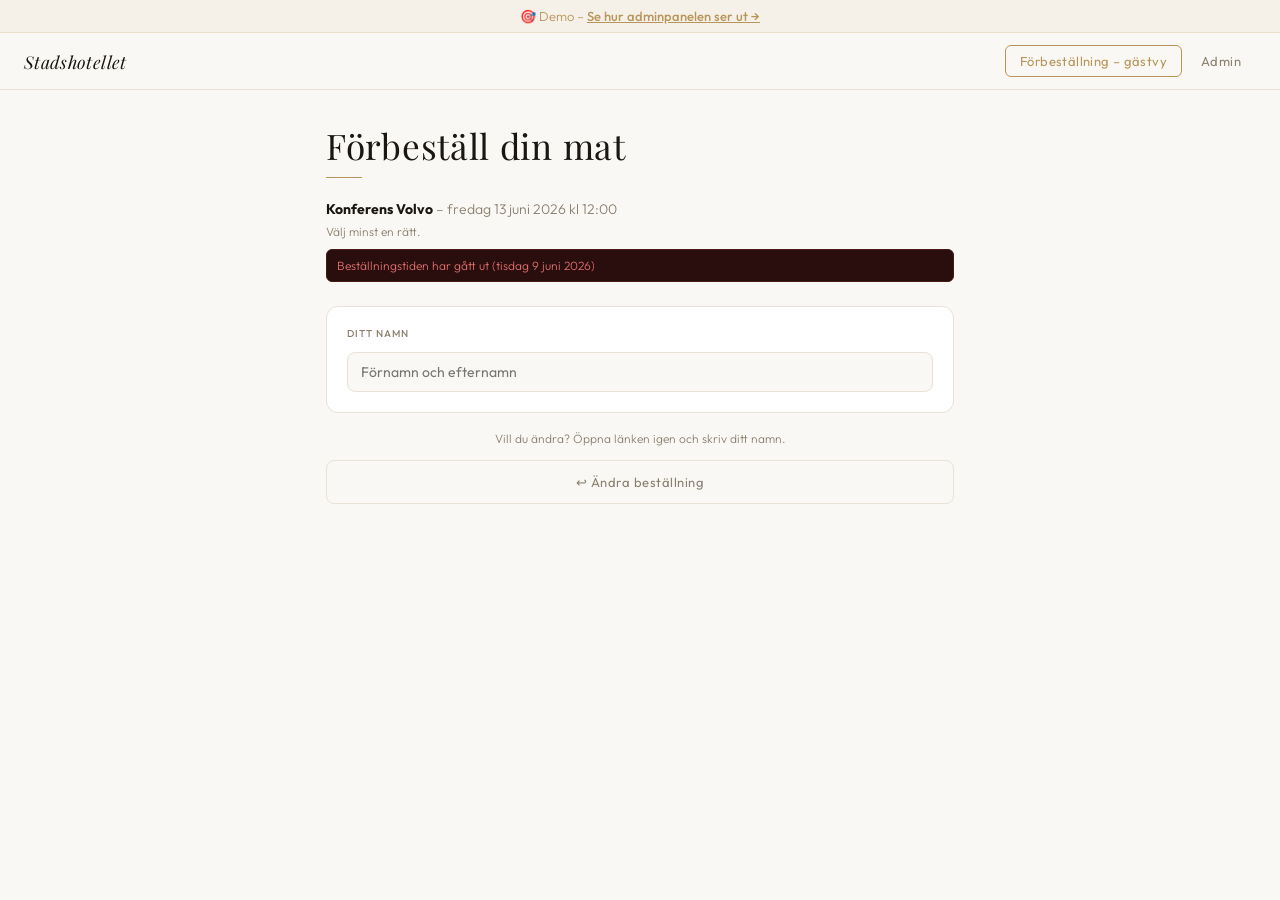
<file: premeny_demo.html>
<!DOCTYPE html><!-- PreMeny Demo -->
<html lang="sv">
<head>
<link rel="icon" type="image/png" href="PM_logo.png">
<meta charset="UTF-8">
<meta name="viewport" content="width=device-width, initial-scale=1.0, maximum-scale=1.0">
<title>Stadshotellet – Förbeställning | PreMeny Demo</title>
<link href="https://fonts.googleapis.com/css2?family=Playfair+Display:ital,wght@0,400;1,400&family=Outfit:wght@300;400;500&display=swap" rel="stylesheet">
<style>
:root{--bg:#faf8f4;--surface:#fff;--surface2:#f5f0e8;--border:#e8e2d8;--gold:#b8955a;--gold-light:#c8a86a;--text:#1a1712;--muted:#8a8070;--red:#c0392b}
*{box-sizing:border-box;margin:0;padding:0}
body{background:var(--bg);color:var(--text);font-family:"Outfit",sans-serif;font-weight:300;min-height:100vh}
.nav{display:flex;align-items:center;justify-content:space-between;padding:.75rem 1.5rem;border-bottom:1px solid var(--border);position:sticky;top:0;background:rgba(250,248,244,.95);backdrop-filter:blur(12px);z-index:100}
.nav-logo{height:46px;width:46px;object-fit:contain;border-radius:50%}
.nav-tabs{display:flex;gap:4px}
.nav-tab{background:transparent;border:1px solid transparent;border-radius:6px;padding:7px 14px;font-family:"Outfit",sans-serif;font-size:13px;color:var(--muted);cursor:pointer;letter-spacing:.03em;transition:all .15s}
.nav-tab:hover{color:var(--text);border-color:var(--border)}
.nav-tab.active{color:var(--gold);border-color:var(--gold)}
.page{display:none;max-width:660px;margin:0 auto;padding:2rem 1rem 4rem}
.page.active{display:block}
h1{font-family:"Playfair Display",serif;font-size:2.2rem;font-weight:400;letter-spacing:.02em;margin-bottom:.25rem}
h2{font-family:"Playfair Display",serif;font-size:1.5rem;font-weight:400;letter-spacing:.02em;margin-bottom:.5rem}
h3{font-family:"Playfair Display",serif;font-size:1.2rem;font-weight:400}
.gold-line{width:36px;height:1px;background:var(--gold);margin:.5rem 0 1.25rem}
.sub{font-size:14px;color:var(--muted);margin-bottom:1.5rem;line-height:1.6}
.card{background:var(--surface);border:1px solid var(--border);border-radius:12px;padding:1.25rem;margin-bottom:.75rem}
.card-label{font-size:10px;font-weight:500;letter-spacing:.1em;text-transform:uppercase;color:var(--muted);margin-bottom:.75rem}
input[type=text],input[type=password],input[type=date],input[type=time],textarea,select{width:100%;background:var(--bg);border:1px solid var(--border);border-radius:8px;padding:10px 13px;font-family:"Outfit",sans-serif;font-size:14px;color:var(--text);outline:none;transition:border-color .15s;resize:none}
input:focus,textarea:focus,select:focus{border-color:var(--gold)}
textarea{min-height:68px}
label{display:block;font-size:12px;color:var(--muted);margin-bottom:5px;letter-spacing:.02em}
.btn{display:inline-flex;align-items:center;gap:6px;padding:10px 20px;border-radius:8px;font-family:"Outfit",sans-serif;font-size:13px;font-weight:400;letter-spacing:.04em;cursor:pointer;transition:all .15s;border:none;white-space:nowrap}
.btn-gold{background:var(--dark,#1a1712);color:#fff}.btn-gold:hover{background:var(--gold-light)}.btn-gold:disabled{opacity:.65;cursor:default;background:var(--gold)}
.btn-ghost{background:transparent;border:1px solid var(--border);color:var(--muted)}.btn-ghost:hover{border-color:var(--gold);color:var(--gold)}
.btn-danger{background:transparent;border:1px solid #3a2020;color:#c07070}.btn-danger:hover{border-color:var(--red);color:var(--red)}
.btn-full{width:100%;justify-content:center;padding:13px}
.course-section{margin-bottom:1.5rem}
.course-title{font-family:"Playfair Display",serif;font-size:1.3rem;font-weight:400;color:var(--text);margin:.25rem 0 .1rem}
.course-sub{font-size:11px;color:var(--muted);margin-bottom:.6rem}
.meal{display:flex;align-items:flex-start;gap:10px;padding:11px 13px;border:1px solid var(--border);border-radius:9px;margin-bottom:5px;cursor:pointer;background:var(--surface);transition:all .15s;user-select:none}
.meal:hover{border-color:var(--gold);background:var(--surface2)}
.meal.selected{border-color:var(--gold);background:rgba(184,149,90,.06)}
.meal.skip-option{border-style:dashed;border-color:var(--border)}
.meal.skip-option:hover{border-color:var(--gold)}
.radio{width:17px;height:17px;border-radius:50%;border:1.5px solid var(--border);margin-top:2px;flex-shrink:0;display:flex;align-items:center;justify-content:center;transition:border-color .15s}
.meal.selected .radio{border-color:var(--gold)}
.dot{width:8px;height:8px;border-radius:50%;background:var(--gold);display:none}
.meal.selected .dot{display:block}
.meal-comment-wrap{padding:8px 12px 12px 44px;display:none}
.meal.selected .meal-comment-wrap{display:block}
.meal-comment-wrap label{font-size:11px;color:var(--muted);margin-bottom:4px;display:block;letter-spacing:.06em;text-transform:uppercase;font-weight:500}
.meal-comment-wrap textarea{font-size:13px;min-height:52px;padding:8px 10px;border-radius:8px;width:100%;background:var(--surface2);color:var(--text);border:1px solid var(--border);font-family:"Outfit",sans-serif;resize:none}
.meal-body{flex:1;min-width:0}
.meal-name{font-size:14px;font-weight:400;color:var(--text);line-height:1.3}
.meal-desc{font-size:12px;color:#5a5248;line-height:1.5;margin-top:2px}
.meal-price{font-size:13px;color:var(--gold);flex-shrink:0;padding-left:8px;margin-top:2px}
.msg{padding:11px 14px;border-radius:8px;font-size:13px;margin-bottom:1rem;border:1px solid}
.msg.ok{background:#f2f8ec;color:#3a6020;border-color:#c8e0a8}
.msg.err{background:#fdf2f2;color:#8a2020;border-color:#e8c0c0}
hr{border:none;border-top:1px solid var(--border);margin:1.5rem 0}
.flex-between{display:flex;justify-content:space-between;align-items:center;margin-bottom:.75rem}
.flex-gap{display:flex;gap:8px;flex-wrap:wrap}
.booking-card{background:var(--surface);border:1px solid var(--border);border-radius:12px;padding:1.25rem;margin-bottom:.75rem;transition:border-color .15s}
.booking-card.open{border-color:var(--gold)}
.booking-header{display:flex;justify-content:space-between;align-items:flex-start;cursor:pointer}
.booking-name{font-family:"Playfair Display",serif;font-size:1.15rem}
.booking-date{font-size:12px;color:var(--muted);margin-top:2px}
.status-pill{background:var(--surface2);border:1px solid var(--border);border-radius:100px;padding:3px 10px;font-size:11px;color:var(--muted)}
.link-box{font-size:11px;color:var(--gold);font-family:monospace;word-break:break-all;margin:.6rem 0;padding:7px 10px;background:var(--surface2);border:1px solid var(--border);border-radius:6px}
.booking-detail{margin-top:1rem;border-top:1px solid var(--border);padding-top:1rem;display:none}
.booking-card.open .booking-detail{display:block}
.detail-tab{background:transparent;border:1px solid var(--border);border-radius:6px;padding:5px 12px;font-family:"Outfit",sans-serif;font-size:12px;color:var(--muted);cursor:pointer;transition:all .15s}
.detail-tab.active{border-color:var(--gold);color:var(--gold)}
.tally-row{display:flex;align-items:center;gap:10px;padding:6px 0;border-bottom:1px solid var(--border);font-size:13px}
.tally-row:last-child{border-bottom:none}
.tally-name{flex:1;color:var(--text)}
.tally-bar-wrap{width:90px;height:5px;background:var(--border);border-radius:2px;overflow:hidden}
.tally-bar{height:100%;background:var(--gold);border-radius:2px}
.tally-n{font-weight:500;color:var(--gold);min-width:24px;text-align:right;font-size:12px}
.allergy-box{background:#1e1500;border:2px solid #6a4a10;border-radius:10px;padding:1rem 1.1rem;margin-top:1rem}
.allergy-head{font-size:11px;font-weight:500;letter-spacing:.08em;text-transform:uppercase;color:#e8b84b;margin-bottom:.75rem}
.allergy-item{font-size:13px;color:#d4c8a8;line-height:2;padding:3px 0;border-bottom:1px solid #3a2a0a}
.allergy-name{font-weight:500;color:var(--text)}
.kitchen-head{font-size:10px;font-weight:500;letter-spacing:.1em;text-transform:uppercase;color:var(--gold);margin:1rem 0 .4rem}
.kitchen-head:first-child{margin-top:0}
.form-2col{display:grid;grid-template-columns:1fr 1fr;gap:10px}
.form-field{margin-bottom:.75rem}
.login-wrap{max-width:340px;margin:4rem auto;padding:2rem;background:var(--surface);border:1px solid var(--border);border-radius:16px;text-align:center}
.login-logo{width:72px;height:72px;object-fit:contain;border-radius:50%;margin-bottom:1.25rem}
.empty-state{text-align:center;padding:2rem 1rem;color:var(--muted);font-size:13px}
.modal-overlay{position:fixed;inset:0;background:rgba(0,0,0,.7);z-index:200;display:flex;align-items:center;justify-content:center;padding:1rem}
.modal{background:var(--surface);border:1px solid var(--border);border-radius:14px;padding:1.5rem;width:100%;max-width:540px;max-height:90vh;overflow-y:auto}
.spinner{width:14px;height:14px;border:2px solid rgba(15,13,11,.3);border-top-color:#0f0d0b;border-radius:50%;animation:spin .6s linear infinite;display:inline-block}
@keyframes spin{to{transform:rotate(360deg)}}
.menu-item-row{display:flex;align-items:flex-start;gap:8px;padding:9px 0;border-bottom:1px solid var(--border)}
.menu-item-row:last-child{border-bottom:none}
.menu-item-info{flex:1}
.menu-item-name{font-size:13px;font-weight:400;color:var(--text)}
.menu-item-desc{font-size:11px;color:#b0a898;margin-top:2px;line-height:1.4}
.menu-item-price{font-size:12px;color:var(--gold);white-space:nowrap;margin-top:2px}
.booking-card{cursor:pointer}
.booking-card:hover .booking-name{color:var(--gold);transition:color .15s}
@media(max-width:600px){
  .meal{padding:13px 12px;margin-bottom:8px}
  .meal-name{font-size:15px}
  .meal-desc{font-size:13px;color:#5a5248}
  input[type=text],input[type=password],input[type=date],input[type=time],textarea,select{font-size:16px;padding:12px 13px}
  h1{font-size:1.9rem}
  .btn-full{padding:16px;font-size:16px}
  .nav{padding:.6rem 1rem}
  .nav-tab{padding:6px 10px;font-size:11px}
  .booking-header{flex-direction:column;gap:.75rem}
  .form-2col{grid-template-columns:1fr}
  .tally-bar-wrap{width:50px}
  .page{padding:1.25rem .75rem 4rem}
}
</style>
</head>
<body>

<div style="background:rgba(184,149,90,.08);border-bottom:1px solid rgba(184,149,90,.2);padding:.5rem 1.5rem;text-align:center;font-size:13px;color:var(--gold)">
  🎯 Demo – <a href="admin_demo.html" style="color:var(--gold);font-weight:500">Se hur adminpanelen ser ut →</a>
</div>
<nav class="nav">
  <div style="font-family:'Playfair Display',Georgia,serif;font-size:1.1rem;color:var(--text);font-style:italic;letter-spacing:.02em">Stadshotellet</div>
  <div class="nav-tabs">
    <button class="nav-tab active" onclick="showPage('guest')">Förbeställning – gästvy</button>
    <button class="nav-tab" onclick="showPage('admin-login')">Admin</button>
  </div>
</nav>

<!-- GUEST -->
<div id="page-guest" class="page active">
  <div id="guestMsg" style="display:none" class="msg"></div>
  <div id="guestFormWrap">
    <h1>Förbeställ din mat</h1>
    <div class="gold-line"></div>
    <p class="sub" id="bookingInfo">Välj minst en rätt och ange ditt namn.</p>
    <div class="card">
      <div class="card-label">Ditt namn</div>
      <input type="text" id="guestName" placeholder="Förnamn och efternamn" onblur="checkExistingOrder()">
    </div>
    <div id="existingOrderNotice" style="display:none" class="msg ok"></div>
    <div id="courseWrap"></div>
    
    <p style="font-size:12px;color:var(--muted);text-align:center;margin-top:1rem;line-height:1.6">Vill du ändra? Öppna länken igen och skriv ditt namn.</p>
    <button class="btn btn-ghost btn-full" style="margin-top:.75rem" onclick="editGuestOrder()">↩ Ändra beställning</button>
  </div>
</div>

<!-- ADMIN LOGIN -->
<div id="page-admin-login" class="page">
  <div class="login-wrap">
    <div style="font-family:'Playfair Display',Georgia,serif;font-size:2rem;color:var(--text);font-style:italic;letter-spacing:.02em;margin-bottom:1rem">Stadshotellet</div>
    <h2 style="margin-bottom:1.25rem">Admin</h2>
    <p style="font-size:12px;color:var(--muted);margin-bottom:1.25rem">Admin fungerar bäst på dator.</p>
    <div id="loginMsg" style="display:none" class="msg err">Fel lösenord</div>
    <div class="form-field"><label>Lösenord</label><input type="password" id="adminPassword" placeholder="••••••••" onkeydown="if(event.key==='Enter')doLogin()"></div>
    <button class="btn btn-gold btn-full" onclick="doLogin()">Logga in</button>
    <p style="font-size:11px;color:var(--muted);margin-top:1rem">Demo: stadshotellet</p>
  </div>
</div>

<!-- ADMIN -->
<div id="page-admin" class="page">
  <div class="flex-between">
    <div><h1>Admin</h1><div class="gold-line"></div></div>
    <button class="btn btn-ghost" onclick="showPage('admin-login')" style="font-size:12px">Logga ut</button>
  </div>
  <div style="display:flex;gap:4px;margin-bottom:1.5rem;flex-wrap:wrap">
    <button class="detail-tab active" id="atab-b" onclick="showAdminTab('bookings')">Bokningar</button>
    <button class="detail-tab" id="atab-e" onclick="showAdminTab('evening')">Per dag – alla sällskap</button>
    <button class="detail-tab" id="atab-m" onclick="showAdminTab('menu')">Uppdatera meny</button>
    <button class="detail-tab" id="atab-s" onclick="showAdminTab('settings')">⚙ Inställningar</button>
  </div>

  <!-- BOOKINGS -->
  <div id="admin-bookings">
    <div class="flex-between"><h3>Aktiva bokningar</h3><button class="btn btn-gold" onclick="toggleNewBooking()">+ Ny bokning</button></div>
    <div style="background:#0d2318;border:1px solid #1a4030;border-radius:8px;padding:.75rem 1rem;margin-bottom:1rem;font-size:12px;color:#6dbf94;line-height:1.6">
      ✉ <strong>Automatiska påminnelsemejl</strong> skickas till kontaktpersonen det antal dagar du anger innan sista beställningsdag.
    </div>
    <p style="font-size:12px;color:var(--muted);margin-bottom:.75rem">Klicka på en bokning för att se kökslista och gästlista.</p>
    <div id="newBookingForm" style="display:none" class="card">
      <div class="card-label">Skapa bokning</div>
      <div class="form-2col">
        <div class="form-field"><label>Sällskapets namn</label><input type="text" id="nb-name" placeholder="T.ex. Bröllop Karlsson"></div>
        <div class="form-field"><label>Datum</label><input type="date" id="nb-date"></div>
      </div>
      <div class="form-2col">
        <div class="form-field"><label>Klockslag för sittning</label><input type="time" id="nb-time" value="18:00"></div>
        <div class="form-field"><label>Förväntat antal gäster</label><input type="text" id="nb-guests" placeholder="T.ex. 30"></div>
      </div>
      <div class="form-2col">
        <div class="form-field"><label>Sista beställningsdag</label><input type="date" id="nb-deadline"></div>
        <div class="form-field"><label>Kontaktperson (värden)</label><input type="text" id="nb-contact" placeholder="Namn, telefon eller mejl"></div>
      </div>
      <div class="form-2col">
        <div class="form-field"><label>Mejl till kontaktperson</label><input type="text" id="nb-email" placeholder="sara@exempel.se"></div>
        <div class="form-field"><label>Skicka påminnelse</label>
          <select id="nb-reminder">
            <option value="0">Ingen påminnelse</option>
            <option value="1">1 dag innan deadline</option>
            <option value="2" selected>2 dagar innan deadline</option>
            <option value="3">3 dagar innan deadline</option>
            <option value="5">5 dagar innan deadline</option>
            <option value="7">1 vecka innan deadline</option>
          </select>
        </div>
      </div>
      <div class="flex-gap">
        <button class="btn btn-gold" onclick="createBooking()">Skapa bokning</button>
        <button class="btn btn-ghost" onclick="toggleNewBooking()">Avbryt</button>
      </div>
    </div>
    <div id="bookingList" style="margin-top:1rem"></div>
  </div>

  <!-- EVENING -->
  <div id="admin-evening" style="display:none">
    <h3 style="margin-bottom:.5rem">Per dag – alla sällskap</h3>
    <p style="font-size:13px;color:var(--muted);margin-bottom:1.5rem">Totalt antal rätter per datum – oavsett hur många sällskap.</p>
    <div id="eveningList"></div>
  </div>

  <!-- MENU -->
  <div id="admin-menu" style="display:none">
    <div class="flex-between"><h3>Uppdatera meny</h3><button class="btn btn-gold" onclick="toggleNewCat()">+ Ny rubrik</button></div>
    <p style="font-size:12px;color:var(--muted);margin-bottom:1rem">Klicka på en rubriks "+ Lägg till rätt" eller lägg till en ny rubrik.</p>
    <div id="addItemForm" style="display:none" class="card">
      <div class="card-label" id="ai-cat-label">Lägg till rätt</div>
      <div class="form-field"><label>Namn</label><input type="text" id="ai-name" placeholder="Rättens namn"></div>
      <div class="form-field"><label>Beskrivning</label><textarea id="ai-desc" style="min-height:55px"></textarea></div>
      <div class="form-field"><label>Pris (kr)</label><input type="text" id="ai-price" placeholder="150"></div>
      <div class="flex-gap">
        <button class="btn btn-gold" onclick="addMenuItem()">Lägg till</button>
        <button class="btn btn-ghost" onclick="document.getElementById('addItemForm').style.display='none'">Avbryt</button>
      </div>
    </div>
    <div id="newCatForm" style="display:none" class="card">
      <div class="card-label">Ny menyRubrik</div>
      <div class="form-field"><label>Namn på rubrik</label><input type="text" id="new-cat-name" placeholder="T.ex. Snacksmeny, Dryck, Barnmeny..."></div>
      <div class="flex-gap">
        <button class="btn btn-gold" onclick="addCategory()">Skapa rubrik</button>
        <button class="btn btn-ghost" onclick="toggleNewCat()">Avbryt</button>
      </div>
    </div>
    <div id="menuEditor" style="margin-top:1rem"></div>
  </div>

  <!-- SETTINGS -->
  <div id="admin-settings" style="display:none">
    <h3 style="margin-bottom:.5rem">Restauranginställningar</h3>
    <p style="font-size:12px;color:var(--muted);margin-bottom:1.5rem">Logotyp och namn visas i gästformuläret.</p>
    <div class="card"><div class="card-label">Restaurangens namn</div><input type="text" id="set-name" placeholder="T.ex. Stadshotellet"></div>
    <div class="card">
      <div class="card-label">Logotyp</div>
      <p style="font-size:12px;color:var(--muted);margin-bottom:.75rem">PNG eller JPG, helst kvadratisk</p>
      <input type="file" id="set-logo-file" accept="image/*" onchange="handleLogoUpload(this)" style="font-size:13px;color:var(--muted)">
      <div id="logo-preview" style="display:none;margin-top:1rem;align-items:center;gap:.75rem">
        <img id="logo-preview-img" style="width:60px;height:60px;object-fit:contain;border-radius:50%;border:1px solid var(--border)">
        <button class="btn btn-danger" style="font-size:11px;padding:4px 10px" onclick="removeLogo()">Ta bort</button>
      </div>
    </div>
    <div class="card">
      <div class="card-label">Accentfärg</div>
      <div style="display:flex;align-items:center;gap:12px">
        <input type="color" id="set-color" value="#d4a84b" style="width:48px;height:36px;padding:2px;border-radius:6px;border:1px solid var(--border);background:var(--surface2);cursor:pointer">
        <span style="font-size:13px;color:var(--muted)">Standard = guldfärg</span>
      </div>
    </div>
    <button class="btn btn-gold" onclick="saveSettings()" style="margin-top:.5rem">Spara inställningar</button>
    <div id="settings-saved" style="display:none;font-size:13px;color:#6dbf94;margin-top:.75rem">✓ Sparat!</div>

    <div style="margin-top:2rem">
      <h3 style="margin-bottom:.25rem">Importera meny</h3>
      <div class="gold-line"></div>
      <p style="font-size:13px;color:var(--muted);margin-bottom:1rem;line-height:1.6">Klistra in er meny som text eller ladda upp ett foto – systemet tolkar den automatiskt. Ni kan uppdatera menyn när som helst, till exempel vid säsongsbyten.</p>
      <div style="display:flex;gap:4px;margin-bottom:1rem">
        <button class="detail-tab active" id="import-tab-text" onclick="switchImportTab('text')">Klistra in text</button>
        <button class="detail-tab" id="import-tab-image" onclick="switchImportTab('image')">Ladda upp bild</button>
      </div>
      <div id="import-text-wrap"><div class="form-field"><label>Menytext</label><textarea id="menu-import-text" style="min-height:160px;font-size:13px" placeholder="Klistra in er meny här..."></textarea></div></div>
      <div id="import-image-wrap" style="display:none">
        <div class="form-field"><label>Menybild</label><input type="file" id="menu-import-image" accept="image/*" style="font-size:13px;color:var(--muted)"></div>
        <div id="menu-img-preview" style="display:none;margin-top:.5rem"><img id="menu-img-preview-img" style="max-width:100%;border-radius:8px;border:1px solid var(--border)"></div>
      </div>
      <div id="import-warning" style="display:none;margin:.75rem 0" class="msg err"></div>
      <button class="btn btn-gold" id="import-btn" onclick="importMenu()" style="margin-top:.5rem">✦ Importera meny</button>
      <div id="import-loading" style="display:none;margin-top:1rem;text-align:center;color:var(--muted);font-size:13px"><span class="spinner" style="border-color:rgba(200,165,90,.3);border-top-color:var(--gold)"></span> Tolkar menyn...</div>
      <div id="import-result" style="display:none;margin-top:1.25rem">
        <div style="font-size:12px;font-weight:500;color:#6dbf94;margin-bottom:.75rem">✓ Meny tolkad – granska och bekräfta</div>
        <div id="import-preview-content"></div>
        <div style="display:flex;gap:8px;margin-top:1rem">
          <button class="btn btn-gold" onclick="confirmImport()">Ersätt nuvarande meny</button>
          <button class="btn btn-ghost" onclick="cancelImport()">Avbryt</button>
        </div>
      </div>
    </div>
  </div>
</div>

<!-- EDIT ORDER MODAL -->
<div id="editModal" class="modal-overlay" style="display:none" onclick="closeModal(event)">
  <div class="modal" onclick="event.stopPropagation()">
    <div class="flex-between"><h3>Redigera beställning</h3><button class="btn btn-ghost" onclick="closeModalDirect()" style="font-size:12px">✕</button></div>
    <div id="editModalContent"></div>
  </div>
</div>

<!-- EDIT MENU ITEM MODAL -->
<div id="editMenuModal" class="modal-overlay" style="display:none" onclick="closeMenuModal(event)">
  <div class="modal" onclick="event.stopPropagation()" style="max-width:480px">
    <div class="flex-between"><h3>Redigera rätt</h3><button class="btn btn-ghost" onclick="closeMenuModalDirect()" style="font-size:12px">✕</button></div>
    <div id="editMenuContent"></div>
  </div>
</div>

<script>
var DEMO_PASSWORD="stadshotellet";
var guestCmt={};
function loadState(){
  try{
    var s=JSON.parse(localStorage.getItem("stadshotellet_v5")||"null");
    if(s&&!s.categories){
      // Old format - discard and use defaults
      localStorage.removeItem("stadshotellet_v5");
      return null;
    }
    return s;
  }catch(e){return null;}
}
function saveState(s){localStorage.setItem("stadshotellet_v5",JSON.stringify(s));}

function defaultState(){
  return {
    bookings:[
      {id:"b1",name:"Konferens Volvo",date:"fredag 13 juni 2026",time:"12:00",expected:18,deadline:"tisdag 9 juni 2026",deadlineRaw:"2026-06-09",contact:"Helena Berg",email:"helena.berg@volvo.com",reminder:3,reminderSent:"6 juni 2026 09:03",orders:[
        {id:"o1",name:"Anna Lindqvist",choices:{starter:0,main:0,dessert:0},allergy:"Glutenintolerant",ts:1},
        {id:"o2",name:"Per Eriksson",choices:{main:1,dessert:1},allergy:"",ts:2},
        {id:"o3",name:"Maria Svensson",choices:{starter:1,main:2},allergy:"Nötallergi",ts:3},
        {id:"o4",name:"Jonas Berg",choices:{vegan:0,dessert:2},allergy:"Vegan",ts:4},
        {id:"o5",name:"Karin Holm",choices:{starter:2,main:0,dessert:3},allergy:"",ts:5},
        {id:"o8",name:"Stefan Lindberg",choices:{starter:0,main:3,dessert:0},allergy:"",ts:8},
        {id:"o9",name:"Helena Björk",choices:{main:4,dessert:1},allergy:"",ts:9},
        {id:"o10",name:"Mikael Strand",choices:{starter:1,main:5,dessert:2},allergy:"",ts:10},
        {id:"o11",name:"Cecilia Nordin",choices:{starter:2,main:6,dessert:3},allergy:"Skaldjursallergi",ts:11},
        {id:"o12",name:"Thomas Ågren",choices:{main:1},allergy:"",ts:12},
        {id:"o13",name:"Ulrika Palmér",choices:{starter:0,main:0,dessert:0},allergy:"",ts:13},
        {id:"o14",name:"Fredrik Engström",choices:{vegan:1,dessert:1},allergy:"Vegan",ts:14},
      ]},
      {id:"b2",name:"Bröllop Johansson",date:"lördag 14 juni 2026",time:"18:30",expected:45,deadline:"tisdag 9 juni 2026",deadlineRaw:"2026-06-09",contact:"Sara Johansson",email:"sara.johansson@gmail.com",reminder:5,orders:[
        {id:"o15",name:"Lena Johansson",choices:{starter:0,main:3,dessert:0},allergy:"",ts:15},
        {id:"o16",name:"Erik Johansson",choices:{starter:1,vegan:1,dessert:1},allergy:"Laktosintoler.",ts:16},
        {id:"o17",name:"Sara Karlsson",choices:{starter:0,main:2,dessert:0},allergy:"",ts:17},
        {id:"o18",name:"Mattias Karlsson",choices:{main:5,dessert:2},allergy:"",ts:18},
        {id:"o19",name:"Ingrid Lund",choices:{starter:2,main:0,dessert:3},allergy:"Glutenintolerant",ts:19},
        {id:"o20",name:"Björn Lund",choices:{main:3,dessert:0},allergy:"",ts:20},
        {id:"o21",name:"Maja Söderström",choices:{starter:1,main:1,dessert:1},allergy:"",ts:21},
        {id:"o22",name:"Oscar Söderström",choices:{starter:0,main:4,dessert:2},allergy:"",ts:22},
        {id:"o23",name:"Eva Nilsson",choices:{vegan:0,dessert:3},allergy:"Vegan, nötallergi",ts:23},
        {id:"o24",name:"Lars Nilsson",choices:{starter:2,main:6},allergy:"",ts:24},
        {id:"o25",name:"Pernilla Ek",choices:{starter:0,main:0,dessert:0},allergy:"",ts:25},
        {id:"o26",name:"Anders Ek",choices:{starter:1,main:2,dessert:1},allergy:"",ts:26},
      ]},
      {id:"b3",name:"After Work – Företagsmiddag",date:"fredag 13 juni 2026",time:"17:00",expected:25,deadline:"onsdag 10 juni 2026",deadlineRaw:"2026-06-10",contact:"Johanna Berg",email:"johanna.berg@hhs.se",reminder:3,orders:[
        {id:"o27",name:"Johanna Berg",choices:{starter:0,main:1,dessert:1},allergy:"",ts:27},
        {id:"o28",name:"Marcus Holm",choices:{main:3,dessert:0},allergy:"",ts:28},
        {id:"o29",name:"Emma Lindqvist",choices:{starter:2,vegan:0,dessert:2},allergy:"Vegetarian",ts:29},
        {id:"o30",name:"David Svensson",choices:{starter:1,main:5,dessert:3},allergy:"",ts:30},
        {id:"o31",name:"Sofia Eriksson",choices:{starter:0,main:0,dessert:0},allergy:"Skaldjursallergi",ts:31},
        {id:"o32",name:"Niklas Persson",choices:{main:4,dessert:1},allergy:"",ts:32},
        {id:"o33",name:"Alicia Magnusson",choices:{starter:2,vegan:1},allergy:"Vegan",ts:33},
        {id:"o34",name:"Daniel Gustafsson",choices:{starter:0,main:6,dessert:2},allergy:"",ts:34},
        {id:"o35",name:"Linda Olsson",choices:{starter:1,main:1,dessert:3},allergy:"",ts:35},
        {id:"o36",name:"Patrik Johansson",choices:{main:2,dessert:0},allergy:"",ts:36},
      ]}
    ],
    categories:[
      {key:"starter",label:"Förrätter",items:[
        {id:"s1",name:"Toast skagen",desc:"Toast bröd med räkröra, majonnäs, citron och röd rom",price:105},
        {id:"s2",name:"Gubbröra med kavring",desc:"Klassisk gubbröra gjord på matjessill, ägg, gräslök och rödlök. Serveras på kavring",price:89},
        {id:"s3",name:"Vegetariska vårrullar",desc:"Smakrika vårrullar serveras med en kål- och morotssallad smaksatt med lime och sesamfrön. Tillkommer sweet chili och soja",price:75},
      ]},
      {key:"main",label:"Huvudrätter",items:[
        {id:"m1",name:"Stekt torskfilé",desc:"Räkor, ägg, pepparrot, citron, skirat smör och kokt potatis",price:239},
        {id:"m2",name:"Klassisk hamburgare",desc:"200 gram högrev serverad med cheddarost, hamburgardressing, syltad rödlök, sallad, tomat, ketchup, dillkryddad pommes frites och friterade lökringar",price:185},
        {id:"m3",name:"Friterad rödspätta",desc:"Friterad rödspätta med citronmajonnäs, kaviar, räkor och sparris på en skiva smörstekt bröd. Serveras med kokt potatis",price:225},
        {id:"m4",name:"Schnitzel",desc:"Med örtsmör, ärtor, salladslök, citron och stekt potatis",price:210},
        {id:"m5",name:"Oxfilépinne",desc:"Entrecote, surdegsbröd, senapskräm, pepparrot, äggula, tomater, sallad och pommes frites",price:199},
        {id:"m6",name:"Entrecote",desc:"Med grillad lök och paprika. Serveras med pommes och bourbonsås",price:299},
        {id:"m7",name:"Club sandwich",desc:"Kyckling, bacon, tomat, rödlök, sallad på grekiskt lantbröd med curry- och apelsinmajonnäs samt pommes frites",price:189},
      ]},
      {key:"vegan",label:"Vegan & Vegetariskt",items:[
        {id:"v1",name:"Chiliburger",desc:"Spicy grönkålsburgare serveras med vegansk chiliaioli, sallad, tomat, syltad rödlök och potatischips",price:179},
        {id:"v2",name:"Vegansk biff",desc:"Biff gjord på gröna linser med örter, vitlök, fond och sesamfrön. Serveras med nypotatis, picklade fänkål och tomatsalsa",price:199},
      ]},
      {key:"dessert",label:"Efterrätter",items:[
        {id:"d1",name:"Tartufo nocciola",desc:"Glassbakelse med nötkrokant. Serveras med apelsincoulis och toppat med riven choklad",price:85},
        {id:"d2",name:"Brownie",desc:"Serveras med amarettogrädde",price:85},
        {id:"d3",name:"Chokladtryffel",desc:"Perfekt med en liten bit till kaffet",price:39},
        {id:"d4",name:"Vaniljglass med varm körsbärcoulis",desc:"Serveras med hemmagjorda havreflarn",price:85},
      ]}
    ]
  };
}

let state=loadState()||defaultState();
function getCat(key){return state.categories.find(function(c){return c.key===key;});}

// NAV
function showPage(id){
  document.querySelectorAll(".page").forEach(function(p){p.classList.remove("active");});
  document.querySelectorAll(".nav-tab").forEach(function(t){t.classList.remove("active");});
  document.getElementById("page-"+id).classList.add("active");
  if(id==="guest")document.querySelectorAll(".nav-tab")[0].classList.add("active");
  else document.querySelectorAll(".nav-tab")[1].classList.add("active");
  if(id==="admin")renderAdmin();
  if(id==="guest")renderGuestForm();
}

// GUEST
var guestBookingId=null;
var gSel={};

function renderGuestForm(){
  var params=new URLSearchParams(window.location.search);
  var bid=params.get("bokning")||(state.bookings[0]&&state.bookings[0].id);
  guestBookingId=bid;
  var booking=state.bookings.find(function(b){return b.id===bid;});
  if(booking){
    var deadlineHtml="";
    var isClosed=false;
    if(booking.deadlineRaw){
      var today=new Date();today.setHours(0,0,0,0);
      var dl=new Date(booking.deadlineRaw+"T23:59:59");
      isClosed=today>dl;
      deadlineHtml=isClosed
        ?"<div style='margin-top:6px;padding:6px 10px;background:#2a0d0d;border:1px solid #4a1a1a;border-radius:6px;font-size:12px;color:#e07070'>Beställningstiden har gått ut ("+booking.deadline+")</div>"
        :"<div style='margin-top:6px;font-size:12px;color:#e8b84b'>⏱ Sista dag att beställa: "+booking.deadline+"</div>";
    }
    document.getElementById("bookingInfo").innerHTML=
      "<strong style='color:var(--text)'>"+booking.name+"</strong> – "+booking.date+(booking.time?" kl "+booking.time:"")
      +"<br><span style='font-size:12px;color:var(--muted)'>Välj minst en rätt.</span>"+deadlineHtml;
    if(isClosed){
      document.getElementById("guestSubmitBtn").disabled=true;
      document.getElementById("guestSubmitBtn").textContent="Beställning stängd";
    }
  }
  buildCourses();
}

function buildCourses(){
  var wrap=document.getElementById("courseWrap");
  if(!state.categories||!state.categories.length){
    wrap.innerHTML="<p style='color:var(--muted);font-size:13px;padding:1rem'>Ingen meny inlagd ännu.</p>";
    return;
  }
  gSel={};
  state.categories.forEach(function(c){gSel[c.key]=null;});
  var html="";
  state.categories.forEach(function(cat){
    html+="<div class='course-section'>"
      +"<div class='course-title'>"+cat.label+"</div>"
      +"<div class='course-sub'>Välj ett alternativ – eller hoppa över</div>"
      +"<div class='meal skip-option' id='opt_"+cat.key+"_skip' data-key='"+cat.key+"' data-idx='null' onclick='handleMealClick(this)'>"
      +"<div class='radio'><div class='dot'></div></div>"
      +"<div class='meal-body'><div class='meal-name' style='color:var(--muted);font-size:13px'>Hoppa över</div></div></div>";
    cat.items.forEach(function(item,i){
      html+="<div class='meal' id='opt_"+cat.key+"_"+i+"' data-key='"+cat.key+"' data-idx='"+i+"' onclick='handleMealClick(this)'>"
        +"<div class='radio'><div class='dot'></div></div>"
        +"<div class='meal-body'>"
        +"<div class='meal-name'>"+item.name+"</div>"
        +"<div class='meal-desc'>"+item.desc+"</div>"
        +"</div><div class='meal-price'>"+item.price+" kr</div>"
        +"<div class='meal-comment-wrap' onclick='event.stopPropagation()'>"+"<label>Allergier / specialkost (valfritt)</label>"+"<textarea placeholder='T.ex. glutenintolerant...' oninput='saveCmt(this)' data-key='"+cat.key+"' data-idx='"+i+"'>"+(guestCmt[cat.key+"_"+i]||"")+"</textarea></div></div>"
    });
    html+="</div>";
  });
  wrap.innerHTML=html;
  highlightSel();
}

function saveCmt(el){
  var key=el.dataset.key;
  var idx=el.dataset.idx;
  guestCmt[key+'_'+idx]=el.value;
}
function handleMealClick(el){
  var key=el.dataset.key;
  var idx=el.dataset.idx;
  pickCourse(key, idx==='null'?null:parseInt(idx));
}

function handleEditClick(el){
  var key=el.dataset.editkey;
  var idx=el.dataset.editidx;
  pickEdit(key, idx==='null'?null:parseInt(idx));
}


function pickCourse(key,idx){gSel[key]=idx;highlightSel();}

function highlightSel(){
  state.categories.forEach(function(cat){
    document.querySelectorAll("[id^='opt_"+cat.key+"_']").forEach(function(el){el.classList.remove("selected");});
    var s=gSel[cat.key];
    if(s===null){var el=document.getElementById("opt_"+cat.key+"_skip");if(el)el.classList.add("selected");}
    else if(s!==null&&s!==undefined){var el=document.getElementById("opt_"+cat.key+"_"+s);if(el)el.classList.add("selected");}
  });
}

function hasAtLeastOne(){
  return state.categories.some(function(c){var s=gSel[c.key];return s!==null&&s!==undefined;});
}

function prefillOrder(order){
  state.categories.forEach(function(c){
    var idx=(order.choices||{})[c.key];
    gSel[c.key]=(idx!==undefined?idx:null);
  });
  highlightSel();
  document.getElementById("guestSubmitBtn").textContent="Uppdatera beställning";
}

function checkExistingOrder(){
  var name=document.getElementById("guestName").value.trim();
  if(!name)return;
  var booking=state.bookings.find(function(b){return b.id===guestBookingId;});
  if(!booking)return;
  var matches=booking.orders.filter(function(o){return o.name.toLowerCase()===name.toLowerCase();});
  var notice=document.getElementById("existingOrderNotice");
  if(matches.length===0){
    notice.style.display="none";notice.innerHTML="";
    document.getElementById("guestSubmitBtn").textContent="Skicka beställning";
  } else if(matches.length===1){
    prefillOrder(matches[0]);
    notice.innerHTML="Vi hittade din tidigare beställning – gör dina ändringar och skicka om.";
    notice.className="msg ok";notice.style.display="block";
  } else {
    var cardsHtml=matches.map(function(o,i){
      var parts=[];
      state.categories.forEach(function(c){
        var idx=(o.choices||{})[c.key];
        if(idx!==null&&idx!==undefined){var cat=getCat(c.key);if(cat&&cat.items[idx])parts.push(cat.items[idx].name);}
      });
      return "<div data-dupidx='"+i+"' onclick='pickDuplicate(parseInt(this.dataset.dupidx))' style='cursor:pointer;padding:10px 12px;border:1px solid var(--border);border-radius:8px;margin-top:6px;background:var(--surface2)' id='dup_"+i+"'>"
        +"<div style='font-size:13px;font-weight:500;color:var(--text)'>"+o.name+" #"+(i+1)+"</div>"
        +"<div style='font-size:12px;color:var(--muted);margin-top:2px'>"+(parts.join(", ")||"Ingen rätt vald")+"</div>"
        +(o.allergy?"<div style='font-size:11px;color:#e8b84b;margin-top:2px'>⚠️ "+o.allergy+"</div>":"")
        +"</div>";
    }).join("");
    notice.innerHTML="<strong>Flera beställningar hittades.</strong> Klicka på din:"+cardsHtml;
    notice.className="msg err";notice.style.display="block";
    window._dupMatches=matches;
  }
}

function pickDuplicate(i){
  var matches=window._dupMatches||[];
  var order=matches[i];if(!order)return;
  prefillOrder(order);
  matches.forEach(function(_,j){var el=document.getElementById("dup_"+j);if(el)el.style.borderColor=j===i?"var(--gold)":"var(--border)";});
  document.getElementById("existingOrderNotice").className="msg ok";
  window._selectedDupId=order.id;
}

async function submitGuestOrder(){
  var name=document.getElementById("guestName").value.trim();
  if(!name){showGuestMsg("Ange ditt namn.","err");return;}
  if(!hasAtLeastOne()){showGuestMsg("Välj minst en rätt.","err");return;}
  var booking=state.bookings.find(function(b){return b.id===guestBookingId;});
  if(!booking){showGuestMsg("Bokning hittades inte.","err");return;}
  var allergy='';
  var choices={};
  state.categories.forEach(function(c){if(gSel[c.key]!==null&&gSel[c.key]!==undefined)choices[c.key]=gSel[c.key];});
  if(window._selectedDupId){booking.orders=booking.orders.filter(function(o){return o.id!==window._selectedDupId;});window._selectedDupId=null;}
  else{booking.orders=booking.orders.filter(function(o){return o.name.toLowerCase()!==name.toLowerCase();});}
  var order={id:"o"+Date.now(),name:name,choices:choices,allergy:allergy,ts:Date.now()};
  booking.orders.push(order);saveState(state);
  var btn=document.getElementById("guestSubmitBtn");
  btn.disabled=true;btn.innerHTML="<span class='spinner'></span>";
  await new Promise(function(r){setTimeout(r,600);});
  var summaryHtml="";
  state.categories.forEach(function(c){
    var idx=choices[c.key];
    if(idx!==null&&idx!==undefined){var item=c.items[idx];if(item)summaryHtml+="<div style='display:flex;justify-content:space-between;padding:6px 0;border-bottom:1px solid var(--border);font-size:13px'><span style='color:var(--muted)'>"+c.label+"</span><span style='color:var(--text)'>"+item.name+"</span></div>";}
  });
  if(allergy)summaryHtml+="<div style='margin-top:.75rem;padding:7px 10px;background:#1a1400;border:1px solid #3a2a0a;border-radius:6px;font-size:12px;color:#e8b84b'>⚠️ "+allergy+"</div>";
  document.getElementById("confirmationSummary").innerHTML=summaryHtml;
  showGuestMsg("✓ Tack "+name+"! Din beställning är sparad.","ok");
  document.getElementById("guestFormWrap").style.display="none";
  document.getElementById("guestDoneWrap").style.display="block";
}

function editGuestOrder(){
  document.getElementById("guestFormWrap").style.display="block";
  document.getElementById("guestDoneWrap").style.display="none";
  document.getElementById("guestMsg").style.display="none";
  var btn=document.getElementById("guestSubmitBtn");
  btn.disabled=false;btn.textContent="Uppdatera beställning";
}

function showGuestMsg(t,type){var b=document.getElementById("guestMsg");b.textContent=t;b.className="msg "+type;b.style.display="block";}

// ADMIN LOGIN
function doLogin(){
  var pw=document.getElementById("adminPassword").value;
  if(pw===DEMO_PASSWORD){document.getElementById("loginMsg").style.display="none";showPage("admin");}
  else{document.getElementById("loginMsg").style.display="block";}
}

// ADMIN
var activeAdminTab="bookings";
var openBookingId=null;
var activeDetailTab={};

function showAdminTab(tab){
  activeAdminTab=tab;
  ["bookings","evening","menu","settings"].forEach(function(t){
    document.getElementById("admin-"+t).style.display=tab===t?"block":"none";
    var tabId=t==="bookings"?"b":t==="evening"?"e":t==="menu"?"m":"s";
    document.getElementById("atab-"+tabId).className="detail-tab"+(tab===t?" active":"");
  });
  if(tab==="menu")renderMenuEditor();
  if(tab==="bookings")renderBookings();
  if(tab==="evening")renderEvening();
}

function renderAdmin(){renderBookings();}

function formatSwedishDate(dateStr){
  if(!dateStr)return"";
  var d=new Date(dateStr+"T12:00:00");
  var days=["söndag","måndag","tisdag","onsdag","torsdag","fredag","lördag"];
  var months=["januari","februari","mars","april","maj","juni","juli","augusti","september","oktober","november","december"];
  return days[d.getDay()]+" "+d.getDate()+" "+months[d.getMonth()]+" "+d.getFullYear();
}

function archiveBooking(id){
  var b=state.bookings.find(function(x){return x.id===id;});
  if(b)b.archived=!b.archived;
  saveState(state);renderBookings();
}

function renderBookings(){
  var list=document.getElementById("bookingList");
  if(!state.bookings.length){list.innerHTML='<div class="empty-state">Inga aktiva bokningar.</div>';return;}
  var sorted=state.bookings.slice().sort(function(a,b){
    if(!a.deadlineRaw&&!b.deadlineRaw)return 0;
    if(!a.deadlineRaw)return 1;if(!b.deadlineRaw)return -1;
    return a.deadlineRaw<b.deadlineRaw?-1:1;
  });
  var active=sorted.filter(function(b){return !b.archived;});
  var archived=sorted.filter(function(b){return b.archived;});

  function renderCard(b){
    var n=b.orders.length;
    var isOpen=openBookingId===b.id;
    var dtab=activeDetailTab[b.id]||"kitchen";
    var pct=Math.min(100,Math.round(n/(b.expected||1)*100));
    var barColor=n>=b.expected?"#6dbf94":pct>60?"var(--gold)":"#c07050";
    var parts=[];
    parts.push('<div class="booking-card'+(isOpen?" open":"") +'" id="bc_'+b.id+'">');
    parts.push('<div class="booking-header" data-bid="'+b.id+'" onclick="toggleBooking(this.dataset.bid)">');
    parts.push('<div>');
    parts.push('<div style="display:flex;align-items:center;gap:8px">');
    parts.push('<div class="booking-name">'+b.name+'</div>');
    parts.push('<span style="font-size:18px;color:var(--gold);line-height:1;transform:'+(isOpen?'rotate(90deg)':'rotate(0deg)')+';display:inline-block;transition:transform .2s">›</span>');
    parts.push('</div>');
    parts.push('<div class="booking-date">'+b.date+(b.time?" kl "+b.time:"")+'</div>');
    if(b.deadline)parts.push('<div style="font-size:11px;color:#e8b84b;margin-top:3px">⏱ Sista beställning: '+b.deadline+'</div>');
    if(b.contact)parts.push('<div style="font-size:11px;color:var(--muted);margin-top:2px">👤 '+b.contact+(b.email?" · "+b.email:"")+'</div>');
    if(b.reminder&&b.reminder>0){
      parts.push('<div style="font-size:11px;color:#6dbf94;margin-top:2px">✉ Påminnelse '+b.reminder+(b.reminder===1?" dag":" dagar")+' innan deadline'+(b.reminderSent?' · <span style="color:#e8b84b">Skickad '+b.reminderSent+'</span>':'')+'</div>');
    } else {
      parts.push('<div style="font-size:11px;color:var(--muted);margin-top:2px">✉ Ingen påminnelse</div>');
    }
    parts.push('</div>');
    parts.push('<div style="text-align:right">');
    parts.push('<div style="font-size:12px;color:var(--muted);margin-bottom:4px">'+n+' av '+b.expected+' beställt</div>');
    parts.push('<div style="width:120px;height:5px;background:var(--border);border-radius:3px;overflow:hidden;display:inline-block"><div style="height:100%;border-radius:3px;background:'+barColor+';width:'+pct+'%"></div></div>');
        parts.push('<div style="margin-top:6px;display:flex;gap:5px;justify-content:flex-end">');
    parts.push('<button class="btn btn-ghost" style="font-size:11px;padding:4px 10px" data-bid="'+b.id+'" onclick="event.stopPropagation();copyLink(this.dataset.bid)">Kopiera länk</button>');
    parts.push('<button class="btn btn-ghost" style="font-size:11px;padding:4px 10px" data-bid="'+b.id+'" onclick="event.stopPropagation();archiveBooking(this.dataset.bid)">'+(b.archived?"↩ Återställ":"Arkivera")+'</button>');
    parts.push('<button class="btn btn-danger" style="font-size:11px;padding:4px 10px" data-bid="'+b.id+'" onclick="event.stopPropagation();deleteBooking(this.dataset.bid)">Ta bort</button>');
    parts.push('</div></div></div>');
    parts.push('<div class="link-box">headofhappiness.github.io/premeny/stadshotellet_demo.html?bokning='+b.id+'</div>');
    parts.push('<div class="booking-detail">');
    parts.push('<div style="display:flex;justify-content:space-between;align-items:center;margin-bottom:1rem;flex-wrap:wrap;gap:8px">');
    parts.push('<div style="display:flex;gap:4px">');
    parts.push('<button class="detail-tab'+(dtab==="kitchen"?" active":"")+'" data-bid="'+b.id+'" data-tab="kitchen" onclick="setDetailTab(this.dataset.bid,this.dataset.tab)">🍽 Kökslista</button>');
    parts.push('<button class="detail-tab'+(dtab==="guests"?" active":"")+'" data-bid="'+b.id+'" data-tab="guests" onclick="setDetailTab(this.dataset.bid,this.dataset.tab)">👥 Gästlista</button>');
    parts.push('</div>');
    parts.push('<div style="display:flex;gap:6px">');
    parts.push('<button class="btn btn-ghost" style="font-size:11px;padding:5px 10px" data-bid="'+b.id+'" onclick="copyKitchenList(this.dataset.bid)">Kopiera</button>');
    parts.push('<button class="btn btn-ghost" style="font-size:11px;padding:5px 10px" data-bid="'+b.id+'" onclick="printKitchenList(this.dataset.bid)">🖨 Skriv ut</button>');
    parts.push('</div></div>');
    parts.push('<div id="detail_'+b.id+'">'+renderBookingDetail(b,dtab)+'</div>');
    parts.push('</div></div>');
    return parts.join("");
  }

  var activeHtml=active.length?active.map(renderCard).join(""):'<div class="empty-state">Inga aktiva bokningar.</div>';
  var archivedHtml=archived.length
    ?'<div style="margin-top:1.5rem"><div style="font-size:10px;font-weight:500;letter-spacing:.08em;text-transform:uppercase;color:var(--muted);margin-bottom:.75rem">Arkiverade bokningar</div>'+archived.map(renderCard).join("")+'</div>'
    :"";
  list.innerHTML=activeHtml+archivedHtml;
}


function setDetailTab(bid,tab){
  activeDetailTab[bid]=tab;
  var b=state.bookings.find(function(x){return x.id===bid;});
  document.getElementById("detail_"+bid).innerHTML=renderBookingDetail(b,tab);
  var card=document.getElementById("bc_"+bid);
  card.querySelectorAll(".booking-detail .detail-tab").forEach(function(t,i){
    t.className="detail-tab"+(i===(tab==="kitchen"?0:1)?" active":"");
  });
}

function renderBookingDetail(booking,tab){return tab==="kitchen"?renderKitchen(booking):renderGuests(booking);}

function renderKitchen(booking){
  if(!booking.orders.length)return'<div class="empty-state">Inga beställningar ännu.</div>';
  var html="";
  state.categories.forEach(function(cat){
    var counts={};var allergyMap={};
    booking.orders.forEach(function(o){
      var idx=(o.choices||{})[cat.key];
      if(idx!==null&&idx!==undefined){
        var item=cat.items[idx];
        if(item){
          counts[item.name]=(counts[item.name]||0)+1;
          if(o.allergy){if(!allergyMap[item.name])allergyMap[item.name]=[];allergyMap[item.name].push(o.name+": "+o.allergy);}
        }
      }
    });
    var entries=Object.entries(counts).sort(function(a,b){return b[1]-a[1];});
    if(!entries.length)return;
    var max=booking.orders.length||1;
    html+="<div class='kitchen-head'>"+cat.label+"</div>";
    entries.forEach(function(e){
      var notes=allergyMap[e[0]]||[];
      var aHtml=notes.length?"<div style='margin-top:4px;padding:5px 8px;background:#2a1a00;border:1px solid #6a4a10;border-radius:5px;width:100%'><span style='font-size:10px;color:#e8b84b;font-weight:500'>⚠️ ALLERGI/SPECIALKOST</span>"+notes.map(function(n){return "<div style='font-size:12px;color:#c8b890;margin-top:2px'>"+n+"</div>";}).join("")+"</div>":"";
      html+="<div style='padding:6px 0;border-bottom:1px solid var(--border)'>"
        +"<div class='tally-row' style='border:none;padding:0'>"
        +"<span class='tally-name'>"+e[0]+"</span>"
        +"<div class='tally-bar-wrap'><div class='tally-bar' style='width:"+Math.round(e[1]/max*100)+"%'></div></div>"
        +"<span class='tally-n'>"+e[1]+" st</span></div>"+aHtml+"</div>";
    });
  });
  var allergies=booking.orders.filter(function(o){return o.allergy;});
  if(allergies.length){
    html+="<div class='allergy-box'><div class='allergy-head'>⚠️ Allergier & specialkost</div>";
    allergies.forEach(function(o){html+="<div class='allergy-item'><span class='allergy-name'>"+o.name+"</span> – "+o.allergy+"</div>";});
    html+="</div>";
  }
  return html;
}

function renderGuests(booking){
  if(!booking.orders.length)return '<div class="empty-state">Inga beställningar ännu.</div>';
  return booking.orders.map(function(o){
    var hasAllergy=!!o.allergy;
    var rows="";
    state.categories.forEach(function(cat){
      var idx=(o.choices||{})[cat.key];
      if(idx===null||idx===undefined)return;
      var name=cat.items[idx]&&cat.items[idx].name||"–";
      rows+='<div style="display:flex;gap:6px;align-items:baseline;line-height:1.9">'
        +'<span style="font-size:10px;letter-spacing:.06em;text-transform:uppercase;color:var(--gold);min-width:64px;flex-shrink:0">'+cat.label+'</span>'
        +'<span style="color:#d8d0c4">'+name+'</span></div>';
    });
    var cardStyle=hasAllergy?"border:1px solid #5a3a0a;background:#1a1200;border-radius:10px;padding:.875rem 1rem;margin-bottom:8px":"border:1px solid var(--border);background:var(--surface);border-radius:10px;padding:.875rem 1rem;margin-bottom:8px";
    var badge=hasAllergy?'<span style="font-size:10px;background:#5a3a0a;color:#e8b84b;padding:2px 7px;border-radius:100px;font-weight:500">ALLERGI</span>':"";
    var allergyRow=hasAllergy?'<div style="display:flex;align-items:center;gap:7px;margin-top:.6rem;padding:.5rem .75rem;background:#2a1a00;border:1px solid #6a4a10;border-radius:6px"><span style="font-size:14px">⚠️</span><span style="font-size:13px;font-weight:500;color:#e8b84b">'+o.allergy+'</span></div>':"";
    var parts=[];
    parts.push('<div style="'+cardStyle+'">');
    parts.push('<div style="display:flex;justify-content:space-between;align-items:flex-start;gap:8px">');
    parts.push('<div style="flex:1">');
    parts.push('<div style="display:flex;align-items:center;gap:8px;margin-bottom:.5rem">');
    parts.push('<span style="font-size:14px;font-weight:500;color:var(--text)">'+o.name+'</span>'+badge+'</div>');
    parts.push(rows+allergyRow+'</div>');
    parts.push('<div style="display:flex;flex-direction:column;gap:4px;flex-shrink:0">');
    parts.push('<button class="btn btn-ghost" style="font-size:11px;padding:4px 8px" data-bid="'+booking.id+'" data-oid="'+o.id+'" onclick="openEditOrder(this.dataset.bid,this.dataset.oid)">Redigera</button>');
    parts.push('<button class="btn btn-danger" style="font-size:11px;padding:4px 8px" data-bid="'+booking.id+'" data-oid="'+o.id+'" onclick="deleteOrder(this.dataset.bid,this.dataset.oid)">Ta bort</button>');
    parts.push('</div></div></div>');
    return parts.join("");
  }).join("");
}


function toggleBooking(id){openBookingId=openBookingId===id?null:id;if(!activeDetailTab[id])activeDetailTab[id]="kitchen";renderBookings();}
function toggleNewBooking(){var f=document.getElementById("newBookingForm");f.style.display=f.style.display==="none"?"block":"none";}

function createBooking(){
  var name=document.getElementById("nb-name").value.trim();
  var rawDate=document.getElementById("nb-date").value.trim();
  var date=formatSwedishDate(rawDate)||rawDate;
  var time=document.getElementById("nb-time").value||"";
  var expected=parseInt(document.getElementById("nb-guests").value)||20;
  var deadline=document.getElementById("nb-deadline").value;
  var deadlineStr=formatSwedishDate(deadline)||"";
  var contact=document.getElementById("nb-contact").value.trim();
  var email=document.getElementById("nb-email").value.trim();
  var reminder=parseInt(document.getElementById("nb-reminder").value)||0;
  if(!name||!rawDate)return;
  var id="b"+Date.now();
  state.bookings.unshift({id:id,name:name,date:date,time:time,expected:expected,deadline:deadlineStr,deadlineRaw:deadline,contact:contact,email:email,reminder:reminder,orders:[]});
  saveState(state);
  ["nb-name","nb-date","nb-guests","nb-deadline","nb-contact","nb-email"].forEach(function(id){document.getElementById(id).value="";});
  document.getElementById("nb-time").value="18:00";
  document.getElementById("nb-reminder").value="2";
  toggleNewBooking();renderBookings();
}

function deleteBooking(id){
  if(!confirm("Ta bort bokningen och alla beställningar?"))return;
  state.bookings=state.bookings.filter(function(b){return b.id!==id;});
  if(openBookingId===id)openBookingId=null;
  saveState(state);renderBookings();
}

function deleteOrder(bid,oid){
  if(!confirm("Ta bort beställningen?"))return;
  var booking=state.bookings.find(function(b){return b.id===bid;});
  if(!booking)return;
  booking.orders=booking.orders.filter(function(o){return o.id!==oid;});
  saveState(state);setDetailTab(bid,activeDetailTab[bid]||"guests");
}

function copyLink(id){
  var url=window.location.origin+window.location.pathname+"?bokning="+id;
  navigator.clipboard.writeText(url).then(function(){alert("Länk kopierad!\n\n"+url);});
}

// PRINT
function buildPrintContent(title,subtitle,orders){
  var rows="";
  state.categories.forEach(function(cat){
    var counts={};var allergyMap={};
    orders.forEach(function(o){
      var idx=(o.choices||{})[cat.key];
      if(idx!==null&&idx!==undefined){
        var item=cat.items[idx];
        if(item){
          counts[item.name]=(counts[item.name]||0)+1;
          if(o.allergy){if(!allergyMap[item.name])allergyMap[item.name]=[];allergyMap[item.name].push(o.name+": "+o.allergy);}
        }
      }
    });
    var entries=Object.entries(counts).sort(function(a,b){return b[1]-a[1];});
    if(!entries.length)return;
    rows+="<div style='margin-top:20px'><div style='font-size:11px;font-weight:600;letter-spacing:.08em;text-transform:uppercase;color:#888;border-bottom:1px solid #ddd;padding-bottom:4px;margin-bottom:6px'>"+cat.label+"</div>";
    entries.forEach(function(e){
      var notes=allergyMap[e[0]]||[];
      rows+="<div style='display:flex;justify-content:space-between;padding:7px 0;border-bottom:1px solid #f0f0f0;font-size:15px'>"
        +"<div><span>"+e[0]+"</span>"+(notes.length?"<div style='font-size:12px;color:#c8860a;margin-top:2px'>⚠ "+notes.join(" &nbsp;·&nbsp; ")+"</div>":"")+"</div>"
        +"<span style='font-weight:600;min-width:40px;text-align:right'>"+e[1]+" st</span></div>";
    });
    rows+="</div>";
  });
  var allergies=orders.filter(function(o){return o.allergy;});
  var allergySection="";
  if(allergies.length){
    allergySection="<div style='margin-top:24px;border:2px solid #c8860a;border-radius:6px;padding:14px 18px'>"
      +"<div style='font-size:11px;font-weight:600;letter-spacing:.08em;text-transform:uppercase;color:#c8860a;margin-bottom:10px'>⚠ Allergier & specialkost</div>";
    allergies.forEach(function(o){allergySection+="<div style='font-size:14px;padding:5px 0;border-bottom:1px solid #f5e8d0'><strong>"+o.name+"</strong> – "+o.allergy+"</div>";});
    allergySection+="</div>";
  }
  return "<!DOCTYPE html><!-- PreMeny Demo --><html><head><meta charset='UTF-8'><title>Kökslista – "+title+"</title>"
    +"<style>body{font-family:Georgia,serif;color:#1a1a1a;background:#fff;margin:0;padding:2cm}@media print{.no-print{display:none}body{padding:1.5cm}}</style>"
    +"</head><body>"
    +"<div class='no-print' style='background:#f5f5f5;border:1px solid #ddd;border-radius:6px;padding:12px 16px;margin-bottom:24px;display:flex;justify-content:space-between;align-items:center'>"
    +"<span style='font-size:14px;color:#555'>Förhandsvisning av kökslistan</span>"
    +"<button onclick='window.print()' style='background:#1a1a1a;color:#fff;border:none;border-radius:6px;padding:9px 20px;font-size:14px;cursor:pointer'>🖨 Skriv ut / Spara PDF</button>"
    +"</div>"
    +"<div style='font-size:22px;font-weight:bold;margin-bottom:4px'>"+title+"</div>"
    +"<div style='font-size:14px;color:#777;margin-bottom:4px'>"+subtitle+"</div>"
    +"<div style='font-size:12px;color:#aaa;margin-bottom:8px'>Utskrivet "+new Date().toLocaleDateString("sv-SE")+" · Premeny</div>"
    +"<hr style='border:none;border-top:2px solid #1a1a1a;margin-bottom:4px'>"
    +rows+allergySection+"</body></html>";
}

function printKitchenList(bid){
  var booking=state.bookings.find(function(b){return b.id===bid;});if(!booking)return;
  var subtitle=booking.date+(booking.time?" kl "+booking.time:"")+" · "+booking.orders.length+" beställningar";
  var w=window.open("","_blank");w.document.write(buildPrintContent(booking.name,subtitle,booking.orders));w.document.close();
}

function printEveningList(date){
  var byDate={};
  state.bookings.forEach(function(b){
    if(!byDate[b.date])byDate[b.date]={orders:[]};
    byDate[b.date].orders=byDate[b.date].orders.concat(b.orders);
  });
  var ev=byDate[date];if(!ev)return;
  var names=state.bookings.filter(function(b){return b.date===date;}).map(function(b){return b.name+(b.time?" kl "+b.time:"");}).join(", ");
  var w=window.open("","_blank");w.document.write(buildPrintContent(date,names,ev.orders));w.document.close();
}

function copyKitchenList(bid){
  var booking=state.bookings.find(function(b){return b.id===bid;});if(!booking)return;
  var txt=booking.name+" – "+booking.date+(booking.time?" kl "+booking.time:"")+"\n"+"─".repeat(30)+"\n";
  state.categories.forEach(function(cat){
    var counts={};
    booking.orders.forEach(function(o){var idx=(o.choices||{})[cat.key];if(idx!==null&&idx!==undefined){var item=cat.items[idx];if(item)counts[item.name]=(counts[item.name]||0)+1;}});
    var entries=Object.entries(counts);
    if(entries.length){txt+="\n"+cat.label.toUpperCase()+"\n";entries.sort(function(a,b){return b[1]-a[1];}).forEach(function(e){txt+="  "+e[0]+" x"+e[1]+"\n";});}
  });
  var allergies=booking.orders.filter(function(o){return o.allergy;});
  if(allergies.length){txt+="\nALLERGIER\n";allergies.forEach(function(o){txt+="  "+o.name+": "+o.allergy+"\n";});}
  navigator.clipboard.writeText(txt).then(function(){alert("Kopierat!");});
}

// EVENING
function renderEvening(){
  var list=document.getElementById("eveningList");
  if(!state.bookings.length){list.innerHTML='<div class="empty-state">Inga bokningar ännu.</div>';return;}
  var byDate={};
  state.bookings.forEach(function(b){
    if(!byDate[b.date])byDate[b.date]={date:b.date,bookings:[],times:[],orders:[]};
    byDate[b.date].bookings.push(b.name);
    if(b.time)byDate[b.date].times.push(b.name+" kl "+b.time);
    byDate[b.date].orders=byDate[b.date].orders.concat(b.orders);
  });
  list.innerHTML=Object.values(byDate).map(function(ev){
    var totalOrders=ev.orders.length;
    var kitchenHtml="";
    state.categories.forEach(function(cat){
      var counts={};var allergyMap={};
      ev.orders.forEach(function(o){
        var idx=(o.choices||{})[cat.key];
        if(idx!==null&&idx!==undefined){var item=cat.items[idx];if(item){counts[item.name]=(counts[item.name]||0)+1;if(o.allergy){if(!allergyMap[item.name])allergyMap[item.name]=[];allergyMap[item.name].push(o.name+": "+o.allergy);}}}
      });
      var entries=Object.entries(counts).sort(function(a,b){return b[1]-a[1];});
      if(!entries.length)return;
      var max=totalOrders||1;
      kitchenHtml+='<div class="kitchen-head">'+cat.label+'</div>';
      entries.forEach(function(e){
        var notes=allergyMap[e[0]]||[];
        var aHtml=notes.length?'<div style="margin-top:4px;padding:5px 8px;background:#2a1a00;border:1px solid #6a4a10;border-radius:5px"><span style="font-size:10px;color:#e8b84b;font-weight:500">⚠️ ALLERGI</span>'+notes.map(function(n){return '<div style="font-size:12px;color:#c8b890;margin-top:2px">'+n+'</div>';}).join("")+'</div>':"";
        kitchenHtml+='<div style="padding:6px 0;border-bottom:1px solid var(--border)"><div class="tally-row" style="border:none;padding:0"><span class="tally-name">'+e[0]+'</span><div class="tally-bar-wrap"><div class="tally-bar" style="width:'+Math.round(e[1]/max*100)+'%"></div></div><span class="tally-n">'+e[1]+' st</span></div>'+aHtml+'</div>';
      });
    });
    var allergies=ev.orders.filter(function(o){return o.allergy;});
    var allergyHtml="";
    if(allergies.length){
      allergyHtml='<div class="allergy-box"><div class="allergy-head">⚠️ Allergier & specialkost</div>';
      allergies.forEach(function(o){allergyHtml+='<div class="allergy-item"><span class="allergy-name">'+o.name+'</span> – '+o.allergy+'</div>';});
      allergyHtml+='</div>';
    }
    var parts=[];
    parts.push('<div class="card" style="margin-bottom:1rem">');
    parts.push('<div style="display:flex;justify-content:space-between;align-items:flex-start;margin-bottom:1rem;flex-wrap:wrap;gap:8px">');
    parts.push('<div>');
    parts.push('<div style="font-family:Cormorant Garamond,serif;font-size:1.3rem">'+ev.date+'</div>');
    parts.push('<div style="font-size:12px;color:var(--muted);margin-top:2px">'+ev.bookings.join(", ")+" · "+totalOrders+' beställningar</div>');
    ev.times.forEach(function(t){parts.push('<div style="font-size:11px;color:var(--muted);margin-top:1px">'+t+'</div>');});
    parts.push('</div>');
    parts.push('<div style="display:flex;gap:6px">');
    parts.push('<button class="btn btn-ghost" style="font-size:12px" data-date="'+ev.date+'" onclick="copyEveningList(this.dataset.date)">Kopiera</button>');
    parts.push('<button class="btn btn-ghost" style="font-size:12px" data-date="'+ev.date+'" onclick="printEveningList(this.dataset.date)">🖨 Skriv ut</button>');
    parts.push('</div></div>');
    parts.push(kitchenHtml||'<div class="empty-state" style="padding:.5rem">Inga beställningar ännu.</div>');
    parts.push(allergyHtml);
    parts.push('</div>');
    return parts.join("");
  }).join("");
}


function copyEveningList(date){
  var byDate={};
  state.bookings.forEach(function(b){if(!byDate[b.date])byDate[b.date]={orders:[]};byDate[b.date].orders=byDate[b.date].orders.concat(b.orders);});
  var ev=byDate[date];if(!ev)return;
  var txt=date+"\n"+"─".repeat(30)+"\n";
  state.categories.forEach(function(cat){
    var counts={};
    ev.orders.forEach(function(o){var idx=(o.choices||{})[cat.key];if(idx!==null&&idx!==undefined){var item=cat.items[idx];if(item)counts[item.name]=(counts[item.name]||0)+1;}});
    var entries=Object.entries(counts);
    if(entries.length){txt+="\n"+cat.label.toUpperCase()+"\n";entries.sort(function(a,b){return b[1]-a[1];}).forEach(function(e){txt+="  "+e[0]+" x"+e[1]+"\n";});}
  });
  var allergies=ev.orders.filter(function(o){return o.allergy;});
  if(allergies.length){txt+="\nALLERGIER\n";allergies.forEach(function(o){txt+="  "+o.name+": "+o.allergy+"\n";});}
  navigator.clipboard.writeText(txt).then(function(){alert("Kopierat!");});
}

// EDIT ORDER MODAL
var editingBid=null,editingOid=null,editSel={};

function openEditOrder(bid,oid){
  var booking=state.bookings.find(function(b){return b.id===bid;});
  var order=booking&&booking.orders.find(function(o){return o.id===oid;});
  if(!order)return;
  editingBid=bid;editingOid=oid;editSel={};
  state.categories.forEach(function(c){var v=(order.choices||{})[c.key];editSel[c.key]=(v!==undefined?v:null);});
  var parts=[];
  parts.push('<div class="form-field"><label>Namn</label><input type="text" id="edit-name" value="'+order.name+'"></div>');
  state.categories.forEach(function(cat){
    parts.push('<div class="course-section" style="margin-bottom:1rem">');
    parts.push('<div class="course-title" style="font-size:1.1rem">'+cat.label+'</div>');
    parts.push('<div class="meal skip-option" id="edit_'+cat.key+'_skip" data-editkey="'+cat.key+'" data-editidx="null" onclick="handleEditClick(this)" style="margin-top:.4rem">');
    parts.push('<div class="radio"><div class="dot"></div></div>');
    parts.push('<div class="meal-body"><div class="meal-name" style="color:var(--muted);font-size:13px">Hoppa över</div></div></div>');
    cat.items.forEach(function(item,i){
      parts.push('<div class="meal" id="edit_'+cat.key+'_'+i+'" data-editkey="'+cat.key+'" data-editidx="'+i+'" onclick="handleEditClick(this)">');
      parts.push('<div class="radio"><div class="dot"></div></div>');
      parts.push('<div class="meal-body"><div class="meal-name">'+item.name+'</div><div class="meal-desc">'+item.desc+'</div></div>');
      parts.push('<div class="meal-price">'+item.price+' kr</div></div>');
    });
    parts.push('</div>');
  });
  parts.push('<div class="form-field"><label>Allergier & specialkost</label><textarea id="edit-allergy">'+(order.allergy||"")+'</textarea></div>');
  parts.push('<div class="flex-gap" style="margin-top:.5rem"><button class="btn btn-gold" onclick="saveEditOrder()">Spara</button><button class="btn btn-ghost" onclick="closeModalDirect()">Avbryt</button></div>');
  document.getElementById("editModalContent").innerHTML=parts.join("");
  highlightEditSel();
  document.getElementById("editModal").style.display="flex";
}


function pickEdit(key,idx){editSel[key]=idx;highlightEditSel();}
function highlightEditSel(){
  state.categories.forEach(function(cat){
    document.querySelectorAll("[id^='edit_"+cat.key+"_']").forEach(function(el){el.classList.remove("selected");});
    var s=editSel[cat.key];
    if(s===null){var el=document.getElementById("edit_"+cat.key+"_skip");if(el)el.classList.add("selected");}
    else if(s!==null&&s!==undefined){var el=document.getElementById("edit_"+cat.key+"_"+s);if(el)el.classList.add("selected");}
  });
}
function saveEditOrder(){
  var booking=state.bookings.find(function(b){return b.id===editingBid;});
  var order=booking&&booking.orders.find(function(o){return o.id===editingOid;});
  if(!order)return;
  order.name=document.getElementById("edit-name").value.trim()||order.name;
  order.choices={};
  state.categories.forEach(function(c){if(editSel[c.key]!==null&&editSel[c.key]!==undefined)order.choices[c.key]=editSel[c.key];});
  order.allergy=document.getElementById("edit-allergy").value.trim();
  saveState(state);closeModalDirect();setDetailTab(editingBid,activeDetailTab[editingBid]||"guests");
}
function closeModal(e){if(e.target===document.getElementById("editModal"))closeModalDirect();}
function closeModalDirect(){document.getElementById("editModal").style.display="none";editingBid=null;editingOid=null;}

// MENU EDITOR
function openEditMenuItem(catKey,idx){
  var cat=getCat(catKey);var item=cat&&cat.items[idx];if(!item)return;
  var courseLabels={starter:"Förrätt",main:"Huvudrätt",vegan:"Vegan & Vegetariskt",dessert:"Efterrätt"};
  document.getElementById("editMenuContent").innerHTML=
    "<div class='form-field'><label>Kurs</label><input type='text' value='"+(courseLabels[catKey]||catKey)+"' disabled style='opacity:.5'></div>"
    +"<div class='form-field'><label>Namn</label><input type='text' id='em-name' value='"+item.name+"'></div>"
    +"<div class='form-field'><label>Beskrivning</label><textarea id='em-desc'>"+item.desc+"</textarea></div>"
    +"<div class='form-field'><label>Pris (kr)</label><input type='text' id='em-price' value='"+item.price+"'></div>"
    +"<div class='flex-gap' style='margin-top:.5rem'>"
    +"<button class='btn btn-gold' data-catkey='"+catKey+"' data-idx='"+idx+"' onclick='saveEditMenuItem(this.dataset.catkey,parseInt(this.dataset.idx))'>Spara</button>"
    +"<button class='btn btn-ghost' onclick='closeMenuModalDirect()'>Avbryt</button></div>";
  document.getElementById("editMenuModal").style.display="flex";
}
function saveEditMenuItem(catKey,idx){
  var cat=getCat(catKey);var item=cat&&cat.items[idx];if(!item)return;
  item.name=document.getElementById("em-name").value.trim()||item.name;
  item.desc=document.getElementById("em-desc").value.trim();
  item.price=parseInt(document.getElementById("em-price").value)||item.price;
  saveState(state);closeMenuModalDirect();renderMenuEditor();
}
function closeMenuModal(e){if(e.target===document.getElementById("editMenuModal"))closeMenuModalDirect();}
function closeMenuModalDirect(){document.getElementById("editMenuModal").style.display="none";}

var addingToCategory=null;
function renderMenuEditor(){
  var wrap=document.getElementById("menuEditor");
  var html="";
  state.categories.forEach(function(cat){
    var canDelete=cat.items.length===0;
    var parts=[];
    parts.push('<div style="margin-bottom:1.75rem">');
    parts.push('<div style="display:flex;justify-content:space-between;align-items:center;margin-bottom:.4rem">');
    parts.push('<div class="card-label" style="margin:0">'+cat.label+'</div>');
    parts.push('<div style="display:flex;gap:6px">');
    parts.push('<button class="btn btn-ghost" style="font-size:11px;padding:4px 10px" data-catkey="'+cat.key+'" onclick="openAddItem(this.dataset.catkey)">+ Lägg till rätt</button>');
    if(canDelete)parts.push('<button class="btn btn-danger" style="font-size:11px;padding:4px 10px" data-catkey="'+cat.key+'" onclick="deleteCategory(this.dataset.catkey)">Ta bort rubrik</button>');
    parts.push('</div></div><div class="card">');
    if(!cat.items.length)parts.push('<div class="empty-state" style="padding:.75rem;font-size:12px">Inga rätter ännu.</div>');
    cat.items.forEach(function(item,i){
      parts.push('<div class="menu-item-row">');
      parts.push('<div class="menu-item-info"><div class="menu-item-name">'+item.name+'</div><div class="menu-item-desc">'+item.desc+'</div></div>');
      parts.push('<div class="menu-item-price">'+item.price+' kr</div>');
      parts.push('<button class="btn btn-ghost" style="font-size:11px;padding:4px 8px;flex-shrink:0" data-catkey="'+cat.key+'" data-idx="'+i+'" onclick="openEditMenuItem(this.dataset.catkey,parseInt(this.dataset.idx))">Redigera</button>');
      parts.push('<button class="btn btn-danger" style="font-size:11px;padding:4px 8px;flex-shrink:0" data-catkey="'+cat.key+'" data-idx="'+i+'" onclick="removeMenuItem(this.dataset.catkey,parseInt(this.dataset.idx))">Ta bort</button>');
      parts.push('</div>');
    });
    parts.push('</div></div>');
    html+=parts.join("");
  });
  wrap.innerHTML=html;
}


function openAddItem(catKey){
  addingToCategory=catKey;
  var cat=getCat(catKey);
  document.getElementById("ai-cat-label").textContent="Lägg till i: "+cat.label;
  ["ai-name","ai-desc","ai-price"].forEach(function(id){document.getElementById(id).value="";});
  document.getElementById("addItemForm").style.display="block";
  document.getElementById("addItemForm").scrollIntoView({behavior:"smooth"});
}
function addMenuItem(){
  var catKey=addingToCategory;var cat=getCat(catKey);
  var name=document.getElementById("ai-name").value.trim();
  var desc=document.getElementById("ai-desc").value.trim();
  var price=parseInt(document.getElementById("ai-price").value)||0;
  if(!name||!cat)return;
  cat.items.push({id:"x"+Date.now(),name:name,desc:desc,price:price});
  saveState(state);addingToCategory=null;
  document.getElementById("addItemForm").style.display="none";
  renderMenuEditor();
}
function removeMenuItem(catKey,idx){
  var cat=getCat(catKey);if(!cat)return;
  if(!confirm("Ta bort rätten?"))return;
  cat.items.splice(idx,1);saveState(state);renderMenuEditor();
}
function addCategory(){
  var name=document.getElementById("new-cat-name").value.trim();if(!name)return;
  var key="cat"+Date.now();
  state.categories.push({key:key,label:name,items:[]});
  saveState(state);document.getElementById("new-cat-name").value="";
  document.getElementById("newCatForm").style.display="none";renderMenuEditor();
}
function deleteCategory(key){
  var cat=getCat(key);if(!cat)return;
  if(cat.items.length>0){alert("Ta bort alla rätter i rubriken först.");return;}
  if(!confirm("Ta bort rubriken '"+cat.label+"'?"))return;
  state.categories=state.categories.filter(function(c){return c.key!==key;});
  saveState(state);renderMenuEditor();
}
function toggleNewCat(){var f=document.getElementById("newCatForm");f.style.display=f.style.display==="none"?"block":"none";}

// SETTINGS
function loadSettings(){try{return JSON.parse(localStorage.getItem("stadshotellet_settings")||"null");}catch(e){return null;}}
function saveSettings(){
  var s={name:document.getElementById("set-name").value.trim(),color:document.getElementById("set-color").value,logo:localStorage.getItem("stadshotellet_logo")||""};
  localStorage.setItem("stadshotellet_settings",JSON.stringify(s));applySettings(s);
  document.getElementById("settings-saved").style.display="block";
  setTimeout(function(){document.getElementById("settings-saved").style.display="none";},2000);
}
function applySettings(s){
  if(!s)return;
  if(s.name){document.title=s.name+" – Förbeställning";}
  if(s.logo){var navLogo=document.querySelector(".nav-logo");if(navLogo)navLogo.src=s.logo;}
  if(s.color){document.documentElement.style.setProperty("--gold",s.color);}
}
function handleLogoUpload(input){
  var file=input.files[0];if(!file)return;
  var reader=new FileReader();
  reader.onload=function(e){
    var b64=e.target.result;localStorage.setItem("stadshotellet_logo",b64);
    document.getElementById("logo-preview-img").src=b64;
    document.getElementById("logo-preview").style.display="flex";
  };
  reader.readAsDataURL(file);
}
function removeLogo(){localStorage.removeItem("stadshotellet_logo");document.getElementById("logo-preview").style.display="none";}
function initSettings(){
  var s=loadSettings();
  if(s){
    if(s.name&&document.getElementById("set-name"))document.getElementById("set-name").value=s.name;
    if(s.color&&document.getElementById("set-color"))document.getElementById("set-color").value=s.color;
    var logo=localStorage.getItem("stadshotellet_logo");
    if(logo&&document.getElementById("logo-preview")){document.getElementById("logo-preview-img").src=logo;document.getElementById("logo-preview").style.display="flex";}
    applySettings(s);
  }
}

// MENU IMPORT
function switchImportTab(tab){
  document.getElementById("import-text-wrap").style.display=tab==="text"?"block":"none";
  document.getElementById("import-image-wrap").style.display=tab==="image"?"block":"none";
  document.getElementById("import-tab-text").className="detail-tab"+(tab==="text"?" active":"");
  document.getElementById("import-tab-image").className="detail-tab"+(tab==="image"?" active":"");
}
document.addEventListener("change",function(e){
  if(e.target.id==="menu-import-image"){
    var file=e.target.files[0];if(!file)return;
    var reader=new FileReader();
    reader.onload=function(ev){document.getElementById("menu-img-preview-img").src=ev.target.result;document.getElementById("menu-img-preview").style.display="block";};
    reader.readAsDataURL(file);
  }
});
var importedCategories=null;
async function importMenu(){
  var activeTab=document.getElementById("import-tab-text").classList.contains("active")?"text":"image";
  var warn=document.getElementById("import-warning");warn.style.display="none";
  var messages=[];
  if(activeTab==="text"){
    var text=document.getElementById("menu-import-text").value.trim();
    if(!text){warn.textContent="Klistra in menytext först.";warn.style.display="block";return;}
    messages=[{role:"user",content:"Här är restaurangens meny:\n\n"+text+"\n\nTolka menyn och returnera ENDAST ett JSON-objekt (inga backticks) med:\n{categories:[{key:unik_nyckel,label:Rubriken,items:[{id:x1,name:Namn,desc:Beskrivning,price:0}]}]}"}];
  } else {
    var fileInput=document.getElementById("menu-import-image");
    if(!fileInput.files[0]){warn.textContent="Välj en bild först.";warn.style.display="block";return;}
    var b64=await new Promise(function(res,rej){var r=new FileReader();r.onload=function(e){res(e.target.result.split(",")[1]);};r.onerror=rej;r.readAsDataURL(fileInput.files[0]);});
    messages=[{role:"user",content:[{type:"image",source:{type:"base64",media_type:fileInput.files[0].type,data:b64}},{type:"text",text:"Tolka menyn och returnera ENDAST ett JSON-objekt utan backticks. Struktur: categories med key label och items."}]}];
  document.getElementById("import-btn").disabled=true;
  document.getElementById("import-loading").style.display="block";
  document.getElementById("import-result").style.display="none";
  try{
    var resp=await fetch("https://api.anthropic.com/v1/messages",{method:"POST",headers:{"Content-Type":"application/json"},body:JSON.stringify({model:"claude-sonnet-4-20250514",max_tokens:2000,messages:messages})});
    var data=await resp.json();
    var text=data.content.filter(function(b){return b.type==="text";}).map(function(b){return b.text;}).join("");
    var clean=text.replace(/```json|```/g,"").trim();
    var parsed=JSON.parse(clean);
    if(!parsed.categories||!Array.isArray(parsed.categories))throw new Error("Fel format");
    importedCategories=parsed.categories;
    var previewHtml="";
    parsed.categories.forEach(function(cat){
      previewHtml+="<div style='margin-bottom:1rem'><div class='card-label'>"+cat.label+"</div><div class='card' style='padding:.75rem 1rem'>";
      cat.items.forEach(function(item){previewHtml+="<div class='menu-item-row'><div class='menu-item-info'><div class='menu-item-name'>"+item.name+"</div>"+(item.desc?"<div class='menu-item-desc'>"+item.desc+"</div>":"")+"</div>"+(item.price?"<div class='menu-item-price'>"+item.price+" kr</div>":"")+"</div>";});
      previewHtml+="</div></div>";
    });
    document.getElementById("import-preview-content").innerHTML=previewHtml;
    document.getElementById("import-result").style.display="block";
  }catch(e){warn.textContent="Kunde inte tolka menyn. Försök igen.";warn.style.display="block";}
  finally{document.getElementById("import-btn").disabled=false;document.getElementById("import-loading").style.display="none";}
}
}
function confirmImport(){if(!importedCategories)return;state.categories=importedCategories;saveState(state);importedCategories=null;document.getElementById("import-result").style.display="none";document.getElementById("menu-import-text").value="";alert("✓ Menyn är importerad!");}
function cancelImport(){importedCategories=null;document.getElementById("import-result").style.display="none";}

// INIT
renderGuestForm();
initSettings();
</script>
</body>
</html>
</file>
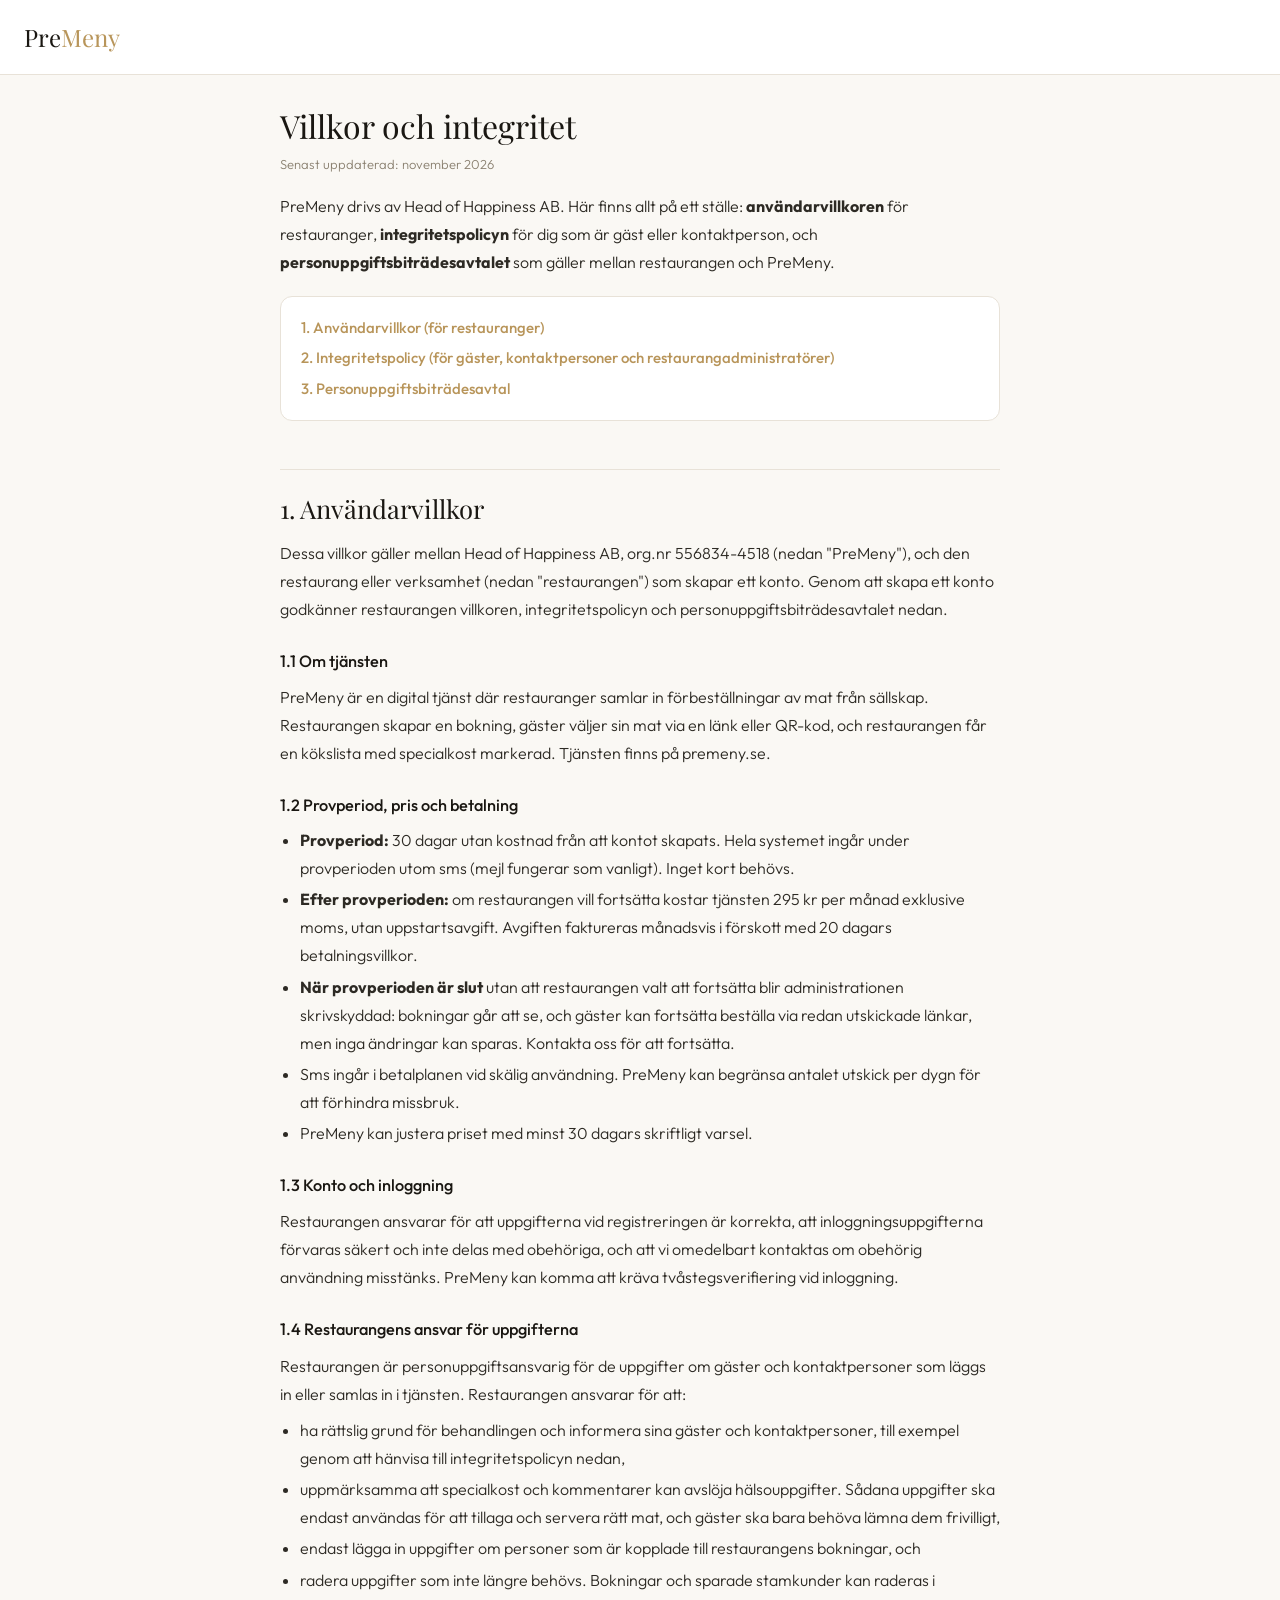
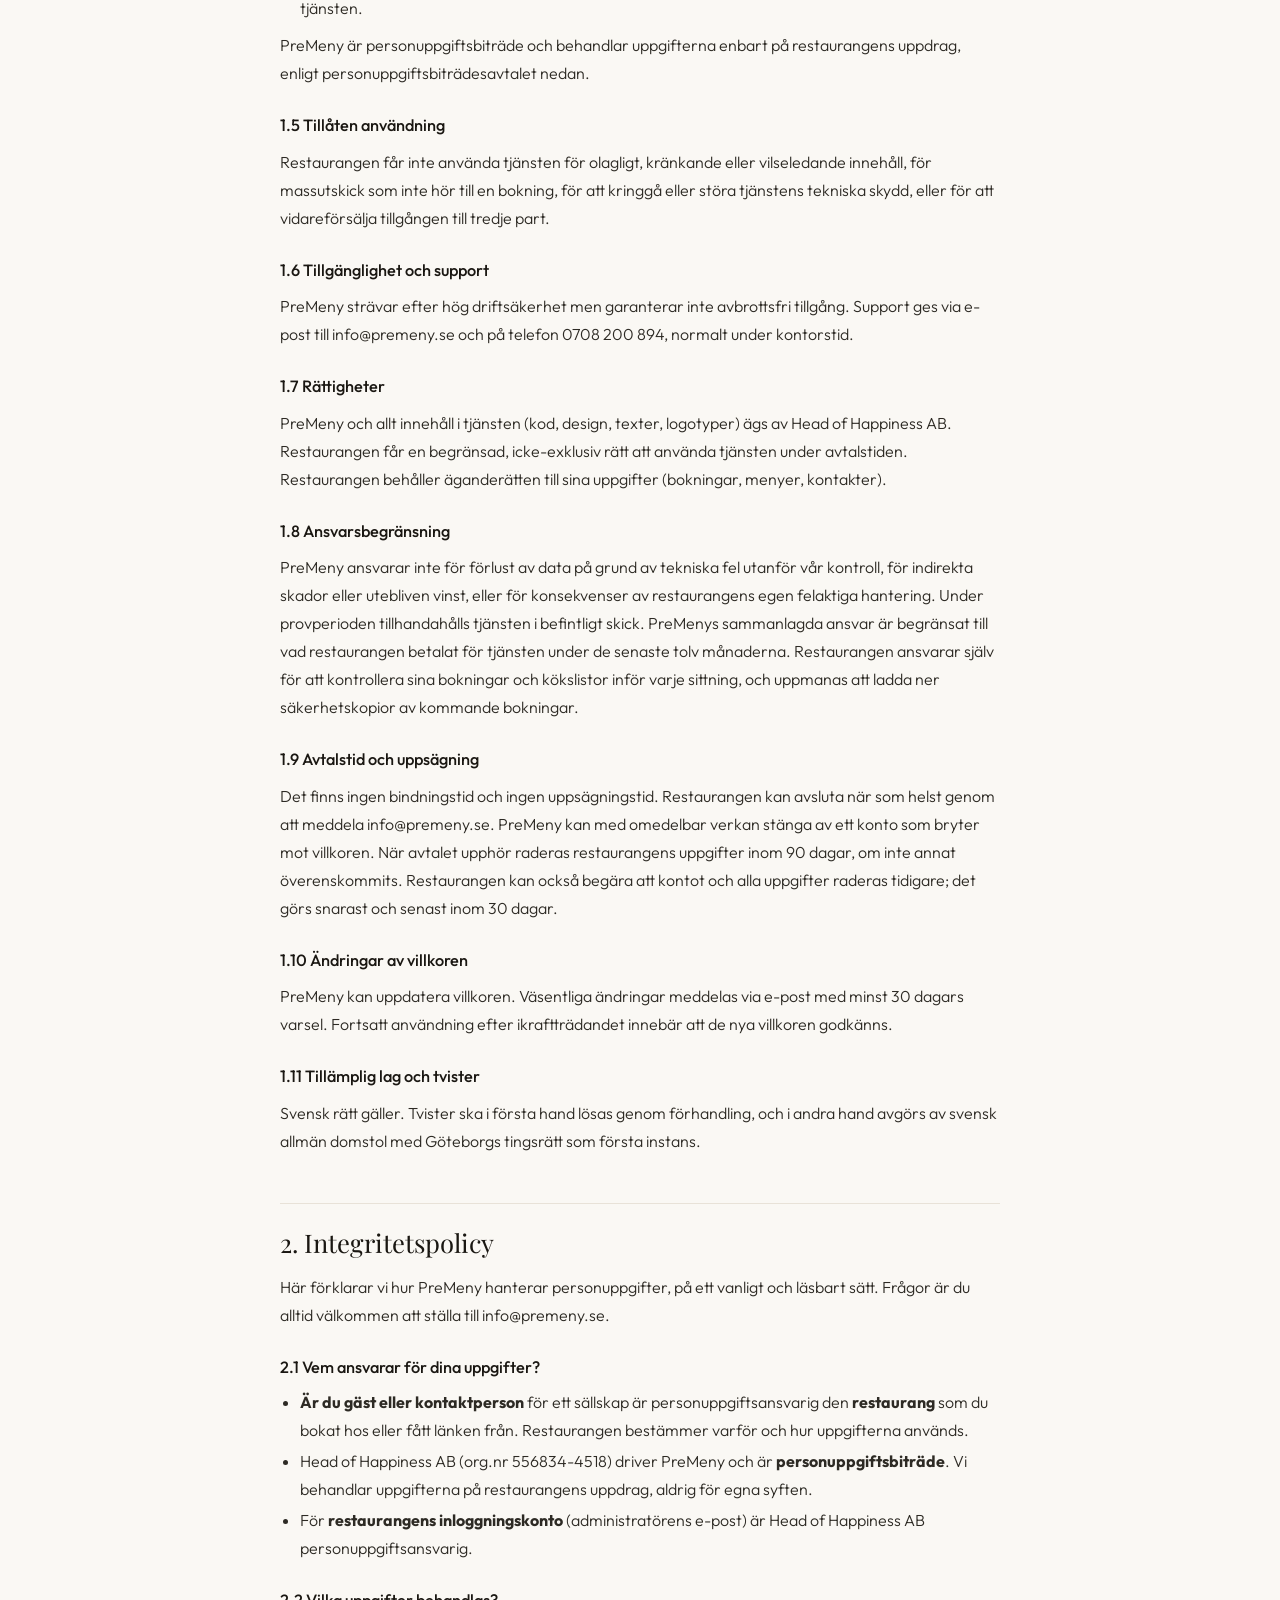
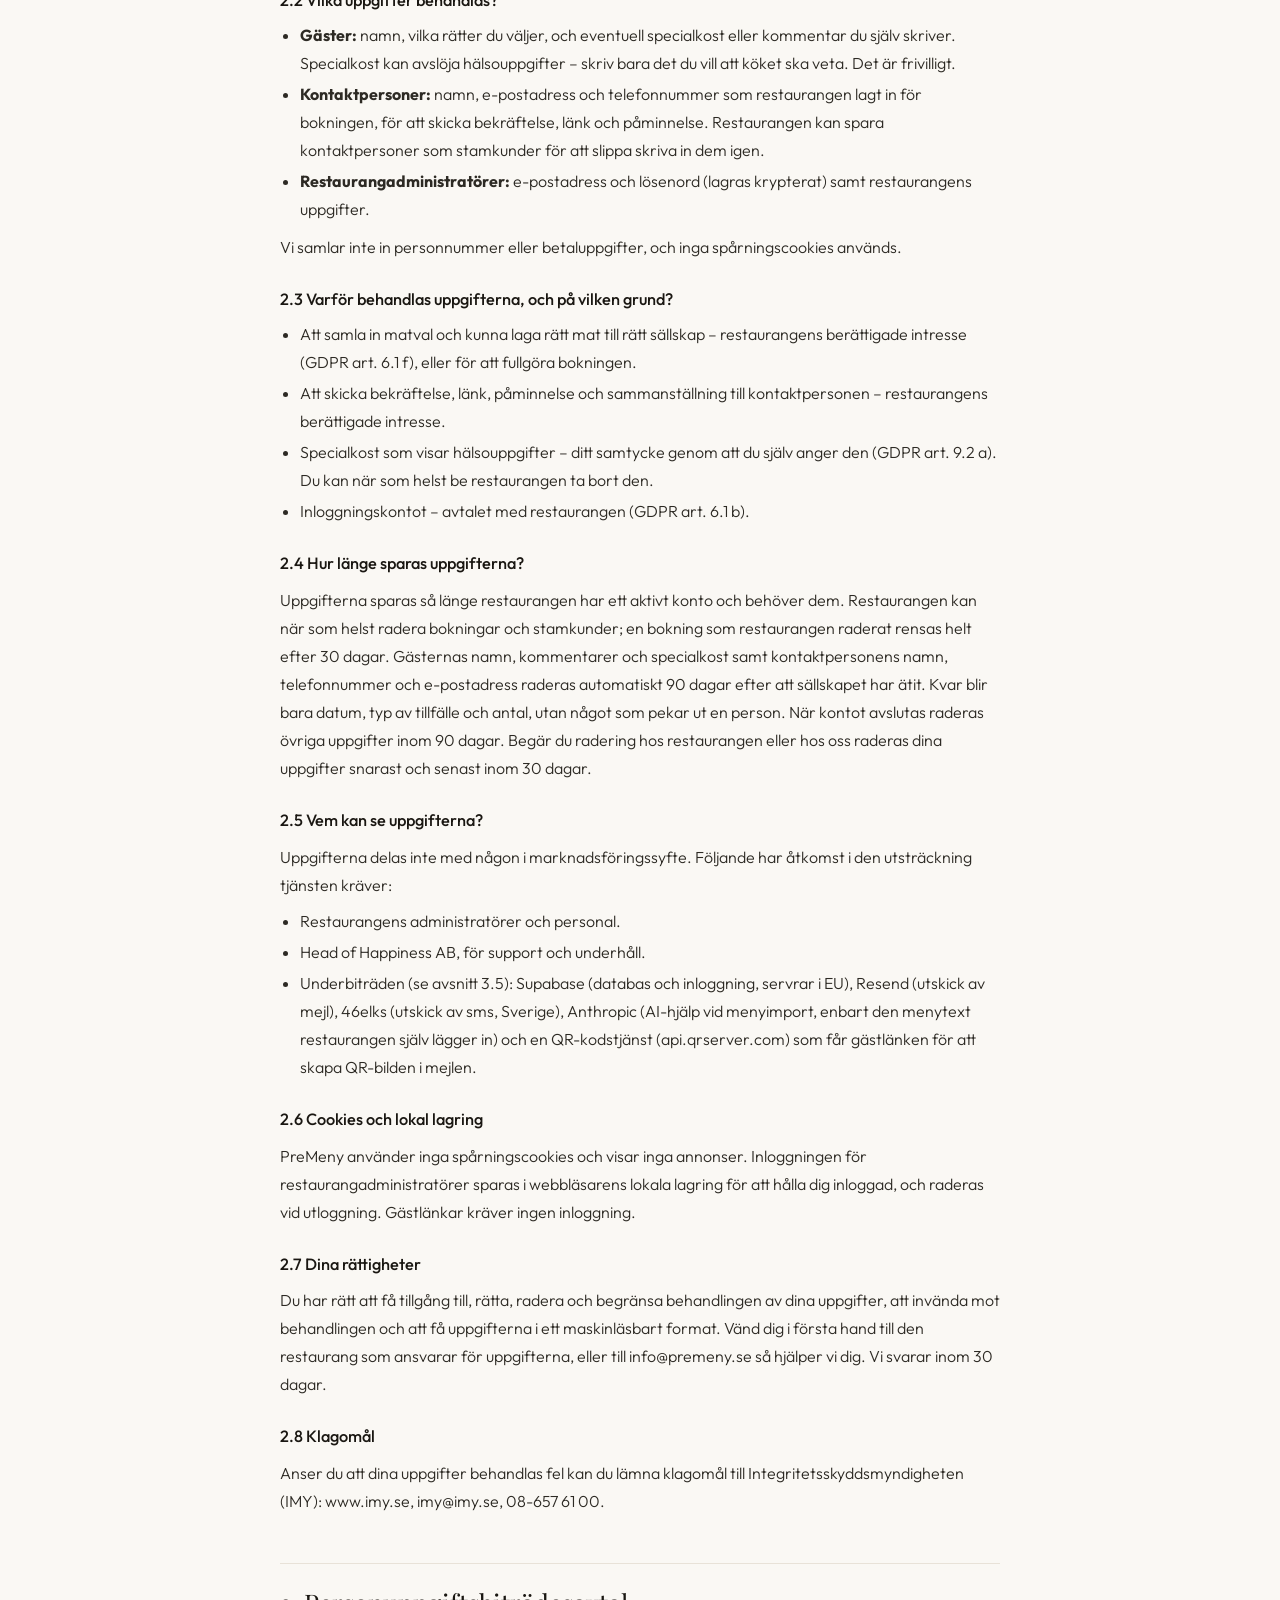
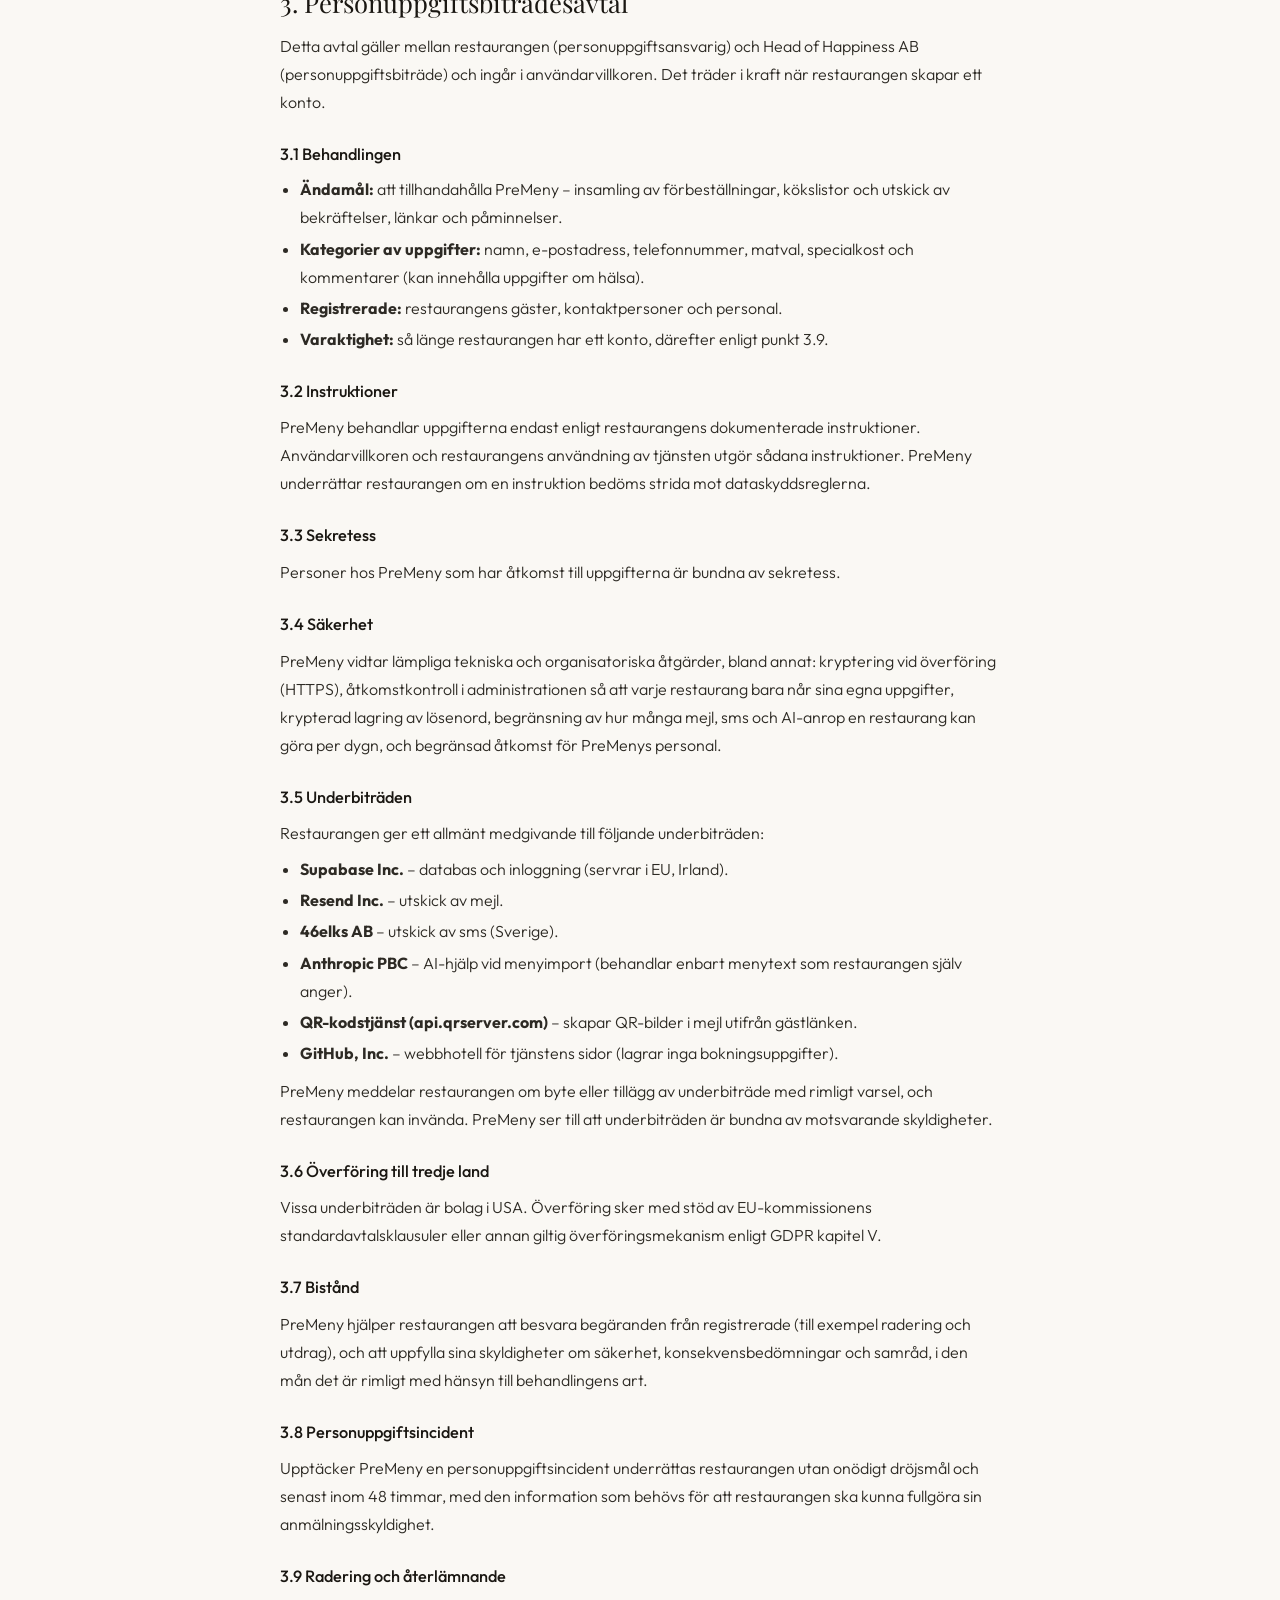
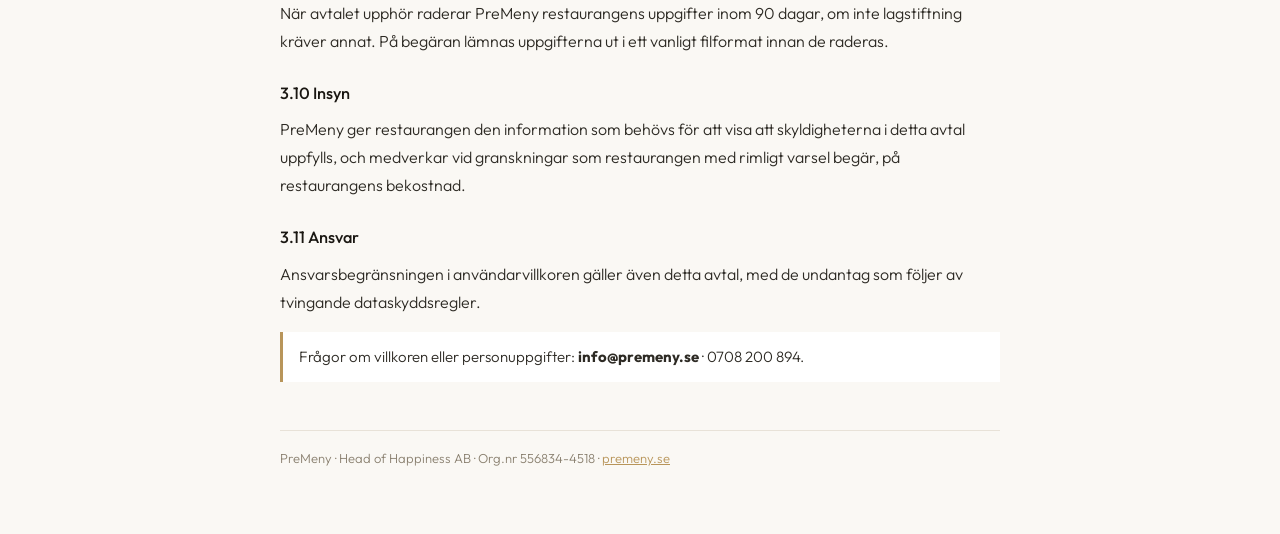
<file: villkor.html>
<!DOCTYPE html>
<html lang="sv">
<head>
<meta charset="UTF-8">
<meta name="viewport" content="width=device-width, initial-scale=1.0">
<title>Villkor, integritet och personuppgiftsbiträdesavtal – PreMeny</title>
<meta name="description" content="Användarvillkor, integritetspolicy och personuppgiftsbiträdesavtal för PreMeny.">
<link rel="icon" type="image/png" href="PM_logo.png">
<link href="https://fonts.googleapis.com/css2?family=Playfair+Display:ital,wght@0,400;1,400&family=Outfit:wght@300;400;500&display=swap" rel="stylesheet">
<style>
:root{--bg:#faf8f4;--surface:#fff;--border:#e8e2d8;--gold:#b8955a;--dark:#1a1712;--text:#2d2a24;--muted:#8a8070}
*{box-sizing:border-box;margin:0;padding:0}
body{background:var(--bg);color:var(--text);font-family:"Outfit",sans-serif;font-weight:300;line-height:1.75;font-size:16px}
.top{border-bottom:1px solid var(--border);padding:1rem 1.5rem;background:var(--surface)}
.top a{font-family:"Playfair Display",serif;font-size:1.5rem;color:var(--dark);text-decoration:none}
.top a span{color:var(--gold)}
.wrap{max-width:760px;margin:0 auto;padding:2rem 1.25rem 4rem}
.toc{background:var(--surface);border:1px solid var(--border);border-radius:12px;padding:1rem 1.25rem;margin:1.25rem 0 2.5rem;font-size:15px}
.toc a{color:var(--gold);text-decoration:none;font-weight:500;display:block;padding:2px 0}
h1{font-family:"Playfair Display",serif;font-weight:400;font-size:2rem;line-height:1.2;color:var(--dark)}
h2{font-family:"Playfair Display",serif;font-weight:400;font-size:1.6rem;color:var(--dark);margin:3rem 0 .25rem;padding-top:1rem;border-top:1px solid var(--border)}
h3{font-size:1.02rem;font-weight:500;color:var(--dark);margin:1.5rem 0 .25rem}
p,li{color:var(--text)}
p{margin:.5rem 0}
ul{margin:.4rem 0 .6rem 1.25rem}
li{margin:.2rem 0}
.meta{font-size:13px;color:var(--muted);margin-bottom:1rem}
a{color:var(--gold)}
.note{background:var(--surface);border-left:3px solid var(--gold);padding:.75rem 1rem;margin:1rem 0;font-size:15px}
footer{margin-top:3rem;padding-top:1rem;border-top:1px solid var(--border);font-size:13px;color:var(--muted)}
</style>
</head>
<body>
<div class="top"><a href="/">Pre<span>Meny</span></a></div>
<div class="wrap">
  <h1>Villkor och integritet</h1>
  <p class="meta">Senast uppdaterad: november 2026</p>
  <p>PreMeny drivs av Head of Happiness AB. Här finns allt på ett ställe: <strong>användarvillkoren</strong> för restauranger, <strong>integritetspolicyn</strong> för dig som är gäst eller kontaktperson, och <strong>personuppgiftsbiträdesavtalet</strong> som gäller mellan restaurangen och PreMeny.</p>
  <div class="toc">
    <a href="#villkor">1. Användarvillkor (för restauranger)</a>
    <a href="#integritet">2. Integritetspolicy (för gäster, kontaktpersoner och restaurangadministratörer)</a>
    <a href="#bitrade">3. Personuppgiftsbiträdesavtal</a>
  </div>

  <!-- ===================== 1. ANVÄNDARVILLKOR ===================== -->
  <h2 id="villkor">1. Användarvillkor</h2>
  <p>Dessa villkor gäller mellan Head of Happiness AB, org.nr 556834-4518 (nedan "PreMeny"), och den restaurang eller verksamhet (nedan "restaurangen") som skapar ett konto. Genom att skapa ett konto godkänner restaurangen villkoren, integritetspolicyn och personuppgiftsbiträdesavtalet nedan.</p>

  <h3>1.1 Om tjänsten</h3>
  <p>PreMeny är en digital tjänst där restauranger samlar in förbeställningar av mat från sällskap. Restaurangen skapar en bokning, gäster väljer sin mat via en länk eller QR-kod, och restaurangen får en kökslista med specialkost markerad. Tjänsten finns på premeny.se.</p>

  <h3>1.2 Provperiod, pris och betalning</h3>
  <ul>
    <li><strong>Provperiod:</strong> 30 dagar utan kostnad från att kontot skapats. Hela systemet ingår under provperioden utom sms (mejl fungerar som vanligt). Inget kort behövs.</li>
    <li><strong>Efter provperioden:</strong> om restaurangen vill fortsätta kostar tjänsten 295 kr per månad exklusive moms, utan uppstartsavgift. Avgiften faktureras månadsvis i förskott med 20 dagars betalningsvillkor.</li>
    <li><strong>När provperioden är slut</strong> utan att restaurangen valt att fortsätta blir administrationen skrivskyddad: bokningar går att se, och gäster kan fortsätta beställa via redan utskickade länkar, men inga ändringar kan sparas. Kontakta oss för att fortsätta.</li>
    <li>Sms ingår i betalplanen vid skälig användning. PreMeny kan begränsa antalet utskick per dygn för att förhindra missbruk.</li>
    <li>PreMeny kan justera priset med minst 30 dagars skriftligt varsel.</li>
  </ul>

  <h3>1.3 Konto och inloggning</h3>
  <p>Restaurangen ansvarar för att uppgifterna vid registreringen är korrekta, att inloggningsuppgifterna förvaras säkert och inte delas med obehöriga, och att vi omedelbart kontaktas om obehörig användning misstänks. PreMeny kan komma att kräva tvåstegsverifiering vid inloggning.</p>

  <h3>1.4 Restaurangens ansvar för uppgifterna</h3>
  <p>Restaurangen är personuppgiftsansvarig för de uppgifter om gäster och kontaktpersoner som läggs in eller samlas in i tjänsten. Restaurangen ansvarar för att:</p>
  <ul>
    <li>ha rättslig grund för behandlingen och informera sina gäster och kontaktpersoner, till exempel genom att hänvisa till integritetspolicyn nedan,</li>
    <li>uppmärksamma att specialkost och kommentarer kan avslöja hälsouppgifter. Sådana uppgifter ska endast användas för att tillaga och servera rätt mat, och gäster ska bara behöva lämna dem frivilligt,</li>
    <li>endast lägga in uppgifter om personer som är kopplade till restaurangens bokningar, och</li>
    <li>radera uppgifter som inte längre behövs. Bokningar och sparade stamkunder kan raderas i tjänsten.</li>
  </ul>
  <p>PreMeny är personuppgiftsbiträde och behandlar uppgifterna enbart på restaurangens uppdrag, enligt personuppgiftsbiträdesavtalet nedan.</p>

  <h3>1.5 Tillåten användning</h3>
  <p>Restaurangen får inte använda tjänsten för olagligt, kränkande eller vilseledande innehåll, för massutskick som inte hör till en bokning, för att kringgå eller störa tjänstens tekniska skydd, eller för att vidareförsälja tillgången till tredje part.</p>

  <h3>1.6 Tillgänglighet och support</h3>
  <p>PreMeny strävar efter hög driftsäkerhet men garanterar inte avbrottsfri tillgång. Support ges via e-post till info@premeny.se och på telefon 0708 200 894, normalt under kontorstid.</p>

  <h3>1.7 Rättigheter</h3>
  <p>PreMeny och allt innehåll i tjänsten (kod, design, texter, logotyper) ägs av Head of Happiness AB. Restaurangen får en begränsad, icke-exklusiv rätt att använda tjänsten under avtalstiden. Restaurangen behåller äganderätten till sina uppgifter (bokningar, menyer, kontakter).</p>

  <h3>1.8 Ansvarsbegränsning</h3>
  <p>PreMeny ansvarar inte för förlust av data på grund av tekniska fel utanför vår kontroll, för indirekta skador eller utebliven vinst, eller för konsekvenser av restaurangens egen felaktiga hantering. Under provperioden tillhandahålls tjänsten i befintligt skick. PreMenys sammanlagda ansvar är begränsat till vad restaurangen betalat för tjänsten under de senaste tolv månaderna. Restaurangen ansvarar själv för att kontrollera sina bokningar och kökslistor inför varje sittning, och uppmanas att ladda ner säkerhetskopior av kommande bokningar.</p>

  <h3>1.9 Avtalstid och uppsägning</h3>
  <p>Det finns ingen bindningstid och ingen uppsägningstid. Restaurangen kan avsluta när som helst genom att meddela info@premeny.se. PreMeny kan med omedelbar verkan stänga av ett konto som bryter mot villkoren. När avtalet upphör raderas restaurangens uppgifter inom 90 dagar, om inte annat överenskommits. Restaurangen kan också begära att kontot och alla uppgifter raderas tidigare; det görs snarast och senast inom 30 dagar.</p>

  <h3>1.10 Ändringar av villkoren</h3>
  <p>PreMeny kan uppdatera villkoren. Väsentliga ändringar meddelas via e-post med minst 30 dagars varsel. Fortsatt användning efter ikraftträdandet innebär att de nya villkoren godkänns.</p>

  <h3>1.11 Tillämplig lag och tvister</h3>
  <p>Svensk rätt gäller. Tvister ska i första hand lösas genom förhandling, och i andra hand avgörs av svensk allmän domstol med Göteborgs tingsrätt som första instans.</p>

  <!-- ===================== 2. INTEGRITETSPOLICY ===================== -->
  <h2 id="integritet">2. Integritetspolicy</h2>
  <p>Här förklarar vi hur PreMeny hanterar personuppgifter, på ett vanligt och läsbart sätt. Frågor är du alltid välkommen att ställa till info@premeny.se.</p>

  <h3>2.1 Vem ansvarar för dina uppgifter?</h3>
  <ul>
    <li><strong>Är du gäst eller kontaktperson</strong> för ett sällskap är personuppgiftsansvarig den <strong>restaurang</strong> som du bokat hos eller fått länken från. Restaurangen bestämmer varför och hur uppgifterna används.</li>
    <li>Head of Happiness AB (org.nr 556834-4518) driver PreMeny och är <strong>personuppgiftsbiträde</strong>. Vi behandlar uppgifterna på restaurangens uppdrag, aldrig för egna syften.</li>
    <li>För <strong>restaurangens inloggningskonto</strong> (administratörens e-post) är Head of Happiness AB personuppgiftsansvarig.</li>
  </ul>

  <h3>2.2 Vilka uppgifter behandlas?</h3>
  <ul>
    <li><strong>Gäster:</strong> namn, vilka rätter du väljer, och eventuell specialkost eller kommentar du själv skriver. Specialkost kan avslöja hälsouppgifter – skriv bara det du vill att köket ska veta. Det är frivilligt.</li>
    <li><strong>Kontaktpersoner:</strong> namn, e-postadress och telefonnummer som restaurangen lagt in för bokningen, för att skicka bekräftelse, länk och påminnelse. Restaurangen kan spara kontaktpersoner som stamkunder för att slippa skriva in dem igen.</li>
    <li><strong>Restaurangadministratörer:</strong> e-postadress och lösenord (lagras krypterat) samt restaurangens uppgifter.</li>
  </ul>
  <p>Vi samlar inte in personnummer eller betaluppgifter, och inga spårningscookies används.</p>

  <h3>2.3 Varför behandlas uppgifterna, och på vilken grund?</h3>
  <ul>
    <li>Att samla in matval och kunna laga rätt mat till rätt sällskap – restaurangens berättigade intresse (GDPR art. 6.1 f), eller för att fullgöra bokningen.</li>
    <li>Att skicka bekräftelse, länk, påminnelse och sammanställning till kontaktpersonen – restaurangens berättigade intresse.</li>
    <li>Specialkost som visar hälsouppgifter – ditt samtycke genom att du själv anger den (GDPR art. 9.2 a). Du kan när som helst be restaurangen ta bort den.</li>
    <li>Inloggningskontot – avtalet med restaurangen (GDPR art. 6.1 b).</li>
  </ul>

  <h3>2.4 Hur länge sparas uppgifterna?</h3>
  <p>Uppgifterna sparas så länge restaurangen har ett aktivt konto och behöver dem. Restaurangen kan när som helst radera bokningar och stamkunder; en bokning som restaurangen raderat rensas helt efter 30 dagar. Gästernas namn, kommentarer och specialkost samt kontaktpersonens namn, telefonnummer och e-postadress raderas automatiskt 90 dagar efter att sällskapet har ätit. Kvar blir bara datum, typ av tillfälle och antal, utan något som pekar ut en person. När kontot avslutas raderas övriga uppgifter inom 90 dagar. Begär du radering hos restaurangen eller hos oss raderas dina uppgifter snarast och senast inom 30 dagar.</p>

  <h3>2.5 Vem kan se uppgifterna?</h3>
  <p>Uppgifterna delas inte med någon i marknadsföringssyfte. Följande har åtkomst i den utsträckning tjänsten kräver:</p>
  <ul>
    <li>Restaurangens administratörer och personal.</li>
    <li>Head of Happiness AB, för support och underhåll.</li>
    <li>Underbiträden (se avsnitt 3.5): Supabase (databas och inloggning, servrar i EU), Resend (utskick av mejl), 46elks (utskick av sms, Sverige), Anthropic (AI-hjälp vid menyimport, enbart den menytext restaurangen själv lägger in) och en QR-kodstjänst (api.qrserver.com) som får gästlänken för att skapa QR-bilden i mejlen.</li>
  </ul>

  <h3>2.6 Cookies och lokal lagring</h3>
  <p>PreMeny använder inga spårningscookies och visar inga annonser. Inloggningen för restaurangadministratörer sparas i webbläsarens lokala lagring för att hålla dig inloggad, och raderas vid utloggning. Gästlänkar kräver ingen inloggning.</p>

  <h3>2.7 Dina rättigheter</h3>
  <p>Du har rätt att få tillgång till, rätta, radera och begränsa behandlingen av dina uppgifter, att invända mot behandlingen och att få uppgifterna i ett maskinläsbart format. Vänd dig i första hand till den restaurang som ansvarar för uppgifterna, eller till info@premeny.se så hjälper vi dig. Vi svarar inom 30 dagar.</p>

  <h3>2.8 Klagomål</h3>
  <p>Anser du att dina uppgifter behandlas fel kan du lämna klagomål till Integritetsskyddsmyndigheten (IMY): www.imy.se, imy@imy.se, 08-657 61 00.</p>

  <!-- ===================== 3. PERSONUPPGIFTSBITRÄDESAVTAL ===================== -->
  <h2 id="bitrade">3. Personuppgiftsbiträdesavtal</h2>
  <p>Detta avtal gäller mellan restaurangen (personuppgiftsansvarig) och Head of Happiness AB (personuppgiftsbiträde) och ingår i användarvillkoren. Det träder i kraft när restaurangen skapar ett konto.</p>

  <h3>3.1 Behandlingen</h3>
  <ul>
    <li><strong>Ändamål:</strong> att tillhandahålla PreMeny – insamling av förbeställningar, kökslistor och utskick av bekräftelser, länkar och påminnelser.</li>
    <li><strong>Kategorier av uppgifter:</strong> namn, e-postadress, telefonnummer, matval, specialkost och kommentarer (kan innehålla uppgifter om hälsa).</li>
    <li><strong>Registrerade:</strong> restaurangens gäster, kontaktpersoner och personal.</li>
    <li><strong>Varaktighet:</strong> så länge restaurangen har ett konto, därefter enligt punkt 3.9.</li>
  </ul>

  <h3>3.2 Instruktioner</h3>
  <p>PreMeny behandlar uppgifterna endast enligt restaurangens dokumenterade instruktioner. Användarvillkoren och restaurangens användning av tjänsten utgör sådana instruktioner. PreMeny underrättar restaurangen om en instruktion bedöms strida mot dataskyddsreglerna.</p>

  <h3>3.3 Sekretess</h3>
  <p>Personer hos PreMeny som har åtkomst till uppgifterna är bundna av sekretess.</p>

  <h3>3.4 Säkerhet</h3>
  <p>PreMeny vidtar lämpliga tekniska och organisatoriska åtgärder, bland annat: kryptering vid överföring (HTTPS), åtkomstkontroll i administrationen så att varje restaurang bara når sina egna uppgifter, krypterad lagring av lösenord, begränsning av hur många mejl, sms och AI-anrop en restaurang kan göra per dygn, och begränsad åtkomst för PreMenys personal.</p>

  <h3>3.5 Underbiträden</h3>
  <p>Restaurangen ger ett allmänt medgivande till följande underbiträden:</p>
  <ul>
    <li><strong>Supabase Inc.</strong> – databas och inloggning (servrar i EU, Irland).</li>
    <li><strong>Resend Inc.</strong> – utskick av mejl.</li>
    <li><strong>46elks AB</strong> – utskick av sms (Sverige).</li>
    <li><strong>Anthropic PBC</strong> – AI-hjälp vid menyimport (behandlar enbart menytext som restaurangen själv anger).</li>
    <li><strong>QR-kodstjänst (api.qrserver.com)</strong> – skapar QR-bilder i mejl utifrån gästlänken.</li>
    <li><strong>GitHub, Inc.</strong> – webbhotell för tjänstens sidor (lagrar inga bokningsuppgifter).</li>
  </ul>
  <p>PreMeny meddelar restaurangen om byte eller tillägg av underbiträde med rimligt varsel, och restaurangen kan invända. PreMeny ser till att underbiträden är bundna av motsvarande skyldigheter.</p>

  <h3>3.6 Överföring till tredje land</h3>
  <p>Vissa underbiträden är bolag i USA. Överföring sker med stöd av EU-kommissionens standardavtalsklausuler eller annan giltig överföringsmekanism enligt GDPR kapitel V.</p>

  <h3>3.7 Bistånd</h3>
  <p>PreMeny hjälper restaurangen att besvara begäranden från registrerade (till exempel radering och utdrag), och att uppfylla sina skyldigheter om säkerhet, konsekvensbedömningar och samråd, i den mån det är rimligt med hänsyn till behandlingens art.</p>

  <h3>3.8 Personuppgiftsincident</h3>
  <p>Upptäcker PreMeny en personuppgiftsincident underrättas restaurangen utan onödigt dröjsmål och senast inom 48 timmar, med den information som behövs för att restaurangen ska kunna fullgöra sin anmälningsskyldighet.</p>

  <h3>3.9 Radering och återlämnande</h3>
  <p>När avtalet upphör raderar PreMeny restaurangens uppgifter inom 90 dagar, om inte lagstiftning kräver annat. På begäran lämnas uppgifterna ut i ett vanligt filformat innan de raderas.</p>

  <h3>3.10 Insyn</h3>
  <p>PreMeny ger restaurangen den information som behövs för att visa att skyldigheterna i detta avtal uppfylls, och medverkar vid granskningar som restaurangen med rimligt varsel begär, på restaurangens bekostnad.</p>

  <h3>3.11 Ansvar</h3>
  <p>Ansvarsbegränsningen i användarvillkoren gäller även detta avtal, med de undantag som följer av tvingande dataskyddsregler.</p>

  <p class="note">Frågor om villkoren eller personuppgifter: <strong>info@premeny.se</strong> · 0708 200 894.</p>

  <footer>PreMeny · Head of Happiness AB · Org.nr 556834-4518 · <a href="/">premeny.se</a></footer>
</div>
</body>
</html>
</file>
